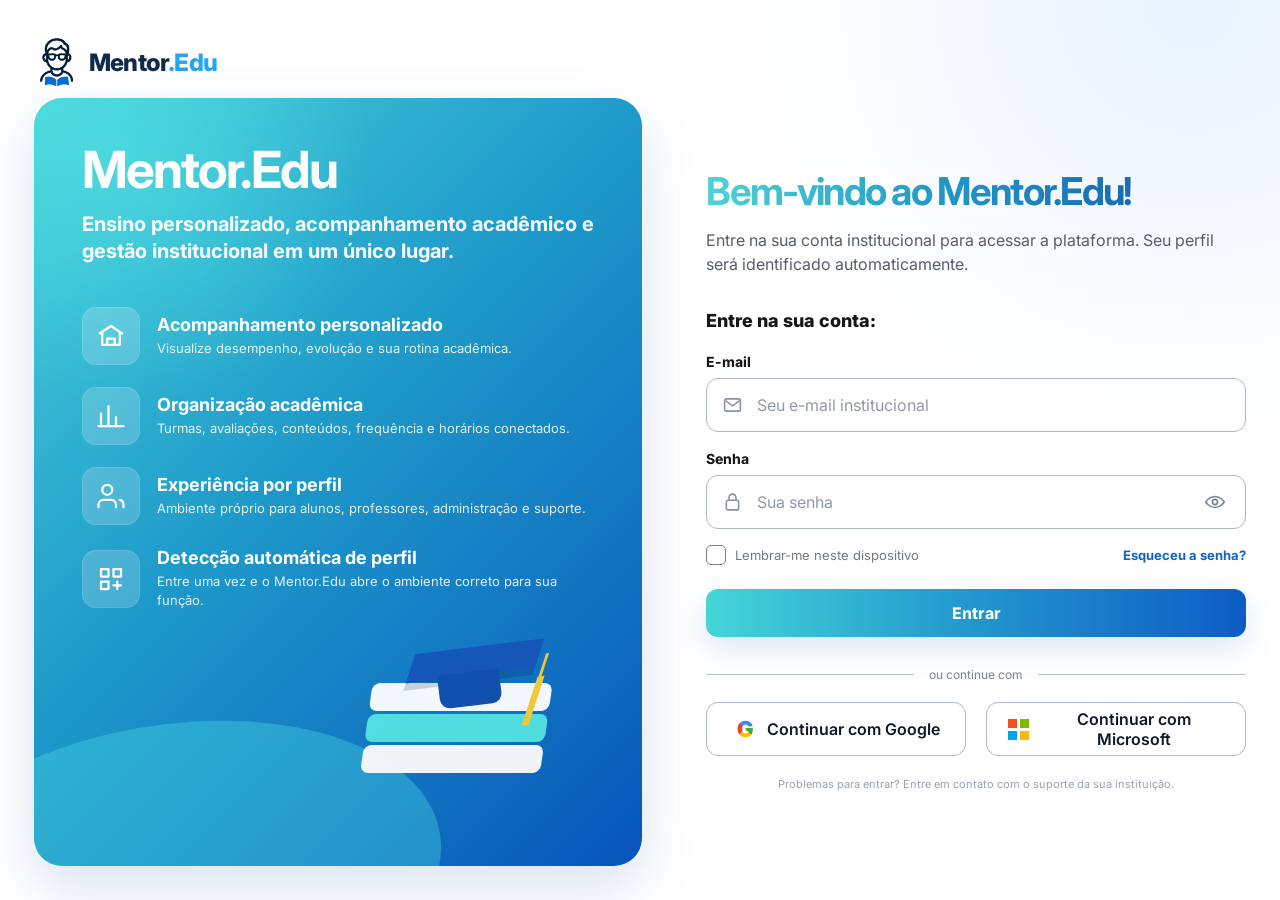
<file: frontend/index.html>
<!DOCTYPE html>
<html lang="pt-BR">
<head>
    <meta charset="UTF-8">
    <meta name="viewport" content="width=device-width, initial-scale=1.0">
    <meta name="description" content="Mentor.Edu — ambiente educacional personalizado.">
    <title>Mentor.Edu | Entrar</title>
    <link rel="preconnect" href="https://fonts.googleapis.com">
    <link rel="preconnect" href="https://fonts.gstatic.com" crossorigin>
    <link href="https://fonts.googleapis.com/css2?family=Inter:wght@400;500;600;700;800&display=swap" rel="stylesheet">
    <link rel="stylesheet" href="css/tokens.css">
    <link rel="stylesheet" href="css/base.css">  
    <link rel="stylesheet" href="css/components.css?v=19.3">
    <link rel="stylesheet" href="css/pages.css?v=19.3">
    <link rel="stylesheet" href="css/responsive.css">
</head>
<body data-page="login">
    <main class="login-page">
        <header class="login-top-brand">
            <div class="brand-lockup">
                <img src="assets/brand/logo-symbol.png" alt="" class="brand-symbol">
                <span class="brand-name">Mentor<span>.Edu</span></span>
            </div>
        </header>

        <div class="login-shell">
            <section class="login-brand-panel" aria-label="Apresentação do Mentor.Edu">
                <div class="login-brand-content">
                    <h1>Mentor.Edu</h1>
                    <p>Ensino personalizado, acompanhamento acadêmico e gestão institucional em um único lugar.</p>

                    <div class="login-benefits" aria-label="Recursos principais">
                        <div>
                            <span aria-hidden="true"><svg viewBox="0 0 24 24"><path d="m3 10 9-6 9 6"/><path d="M5 10v9h14v-9"/><path d="M9 19v-5h6v5"/></svg></span>
                            <p><strong>Acompanhamento personalizado</strong><small>Visualize desempenho, evolução e sua rotina acadêmica.</small></p>
                        </div>
                        <div>
                            <span aria-hidden="true"><svg viewBox="0 0 24 24"><path d="M4 20V10"/><path d="M10 20V4"/><path d="M16 20v-7"/><path d="M22 20H2"/></svg></span>
                            <p><strong>Organização acadêmica</strong><small>Turmas, avaliações, conteúdos, frequência e horários conectados.</small></p>
                        </div>
                        <div>
                            <span aria-hidden="true"><svg viewBox="0 0 24 24"><path d="M16 21v-2a4 4 0 0 0-4-4H6a4 4 0 0 0-4 4v2"/><circle cx="9" cy="7" r="4"/><path d="M22 21v-2a4 4 0 0 0-3-3.87"/></svg></span>
                            <p><strong>Experiência por perfil</strong><small>Ambiente próprio para alunos, professores, administração e suporte.</small></p>
                        </div>
                        <div>
                            <span aria-hidden="true"><svg viewBox="0 0 24 24"><path d="M4 4h6v6H4zM14 4h6v6h-6zM4 14h6v6H4z"/><path d="M17 14v6M14 17h6"/></svg></span>
                            <p><strong>Detecção automática de perfil</strong><small>Entre uma vez e o Mentor.Edu abre o ambiente correto para sua função.</small></p>
                        </div>
                    </div>

                    <div class="login-illustration" aria-hidden="true">
                        <span class="hero-books"></span>
                        <span class="hero-cap"></span>
                    </div>
                </div>
            </section>

            <section class="login-form-panel">
                <div class="login-card">
                    <header class="login-heading">
                        <h2>Bem-vindo ao Mentor.Edu!</h2>
                        <p>Entre na sua conta institucional para acessar a plataforma. Seu perfil será identificado automaticamente.</p>
                    </header>

                    <div class="login-subheading">Entre na sua conta:</div>

                    <form id="loginForm" novalidate>
                        <div class="field">
                            <label for="email">E-mail</label>
                            <div class="input-shell">
                                <span class="field-icon" aria-hidden="true"><svg viewBox="0 0 24 24"><rect x="3" y="5" width="18" height="14" rx="2" fill="none" stroke="currentColor" stroke-width="1.8"/><path d="m4 7 8 6 8-6" fill="none" stroke="currentColor" stroke-width="1.8"/></svg></span>
                                <input id="email" name="email" type="email" autocomplete="email" placeholder="Seu e-mail institucional" required>
                            </div>
                        </div>
                        <div class="field">
                            <label for="password">Senha</label>
                            <div class="password-field input-shell">
                                <span class="field-icon" aria-hidden="true"><svg viewBox="0 0 24 24"><rect x="5" y="10" width="14" height="11" rx="2" fill="none" stroke="currentColor" stroke-width="1.8"/><path d="M8 10V7a4 4 0 0 1 8 0v3" fill="none" stroke="currentColor" stroke-width="1.8"/></svg></span>
                                <input id="password" name="password" type="password" autocomplete="current-password" placeholder="Sua senha" required>
                                <button type="button" id="togglePassword" class="text-button" aria-label="Mostrar senha">
                                    <svg viewBox="0 0 24 24"><path d="M2 12s3.5-6 10-6 10 6 10 6-3.5 6-10 6S2 12 2 12z"/><circle cx="12" cy="12" r="2.8"/></svg>
                                </button>
                            </div>
                        </div>

                        <div class="login-options">
                            <label class="checkbox-row"><input id="rememberMe" type="checkbox"><span>Lembrar-me neste dispositivo</span></label>
                            <button id="forgotPassword" type="button" class="text-button">Esqueceu a senha?</button>
                        </div>

                        <div id="loginMessage" class="form-message" role="status" aria-live="polite"></div>
                        <button id="loginButton" type="submit" class="button button--primary button--block">Entrar</button>
                    </form>

                    <section id="socialLoginArea" class="social-login">
                        <div class="divider"><span>ou continue com</span></div>
                        <div class="social-login-grid">
                            <button type="button" class="button button--outline" data-provider="google">
                                <span class="provider-mark provider-mark--google">G</span>
                                <span>Continuar com Google</span>
                            </button>
                            <button type="button" class="button button--outline" data-provider="microsoft">
                                <span class="provider-mark provider-mark--microsoft" aria-hidden="true"><i></i><i></i><i></i><i></i></span>
                                <span>Continuar com Microsoft</span>
                            </button>
                        </div>
                    </section>

                    <p class="login-help">Problemas para entrar? Entre em contato com o suporte da sua instituição.</p>
                </div>
            </section>
        </div>
    </main>
    <script type="module" src="js/main.js?v=19.3"></script>
</body>
</html>
</file>
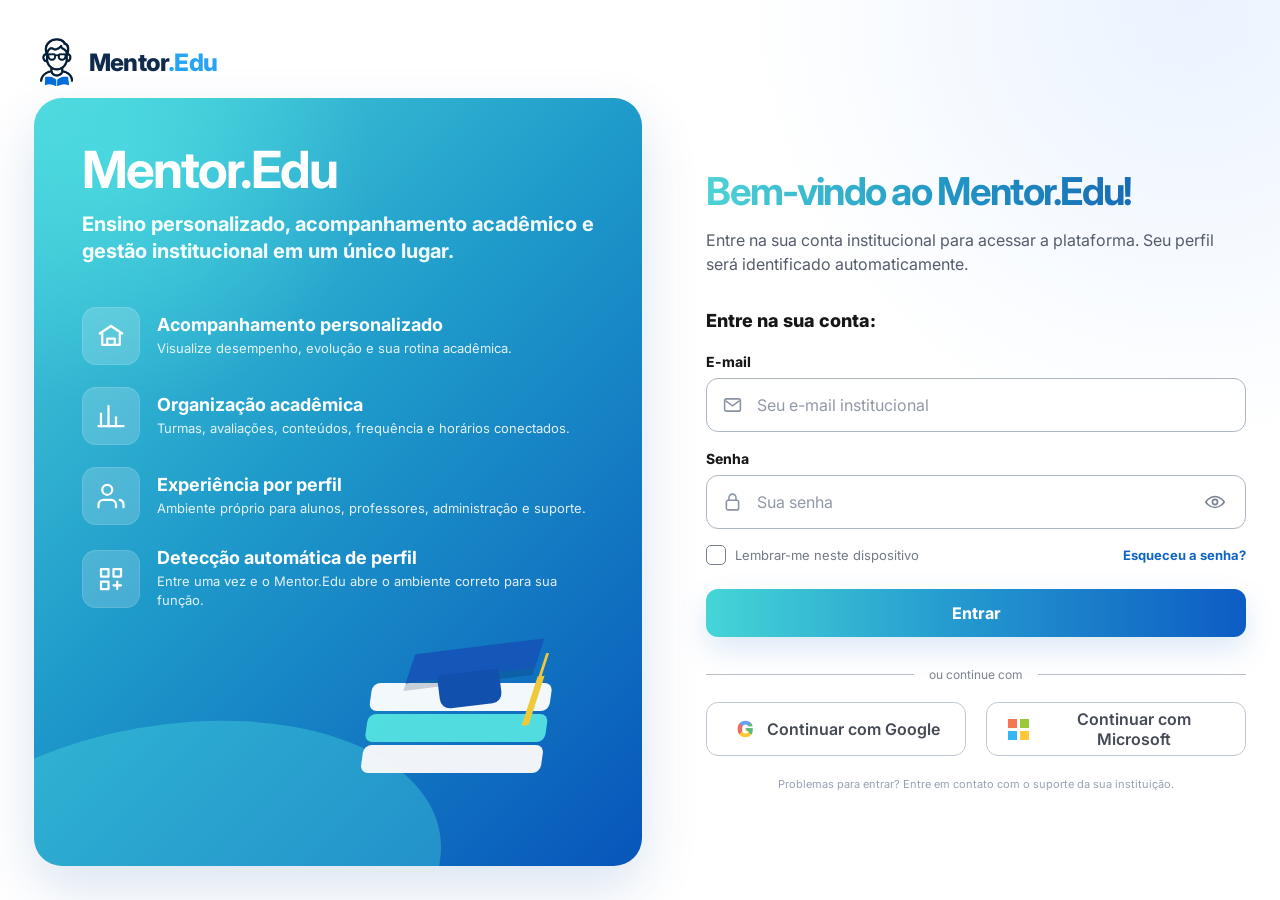
<file: frontend_broken_ia_backup/index.html>
<!DOCTYPE html>
<html lang="pt-BR">
<head>
    <meta charset="UTF-8">
    <meta name="viewport" content="width=device-width, initial-scale=1.0">
    <meta name="description" content="Mentor.Edu — ambiente educacional personalizado.">
    <title>Mentor.Edu | Entrar</title>
    <link rel="preconnect" href="https://fonts.googleapis.com">
    <link rel="preconnect" href="https://fonts.gstatic.com" crossorigin>
    <link href="https://fonts.googleapis.com/css2?family=Inter:wght@400;500;600;700;800&display=swap" rel="stylesheet">
    <link rel="stylesheet" href="css/tokens.css">
    <link rel="stylesheet" href="css/base.css">
    <link rel="stylesheet" href="css/components.css?v=19.3">
    <link rel="stylesheet" href="css/pages.css?v=19.3">
    <link rel="stylesheet" href="css/responsive.css">
</head>
<body data-page="login">
    <main class="login-page">
        <header class="login-top-brand">
            <div class="brand-lockup">
                <img src="assets/brand/logo-symbol.png" alt="" class="brand-symbol">
                <span class="brand-name">Mentor<span>.Edu</span></span>
            </div>
        </header>

        <div class="login-shell">
            <section class="login-brand-panel" aria-label="Apresentação do Mentor.Edu">
                <div class="login-brand-content">
                    <h1>Mentor.Edu</h1>
                    <p>Ensino personalizado, acompanhamento acadêmico e gestão institucional em um único lugar.</p>

                    <div class="login-benefits" aria-label="Recursos principais">
                        <div>
                            <span aria-hidden="true"><svg viewBox="0 0 24 24"><path d="m3 10 9-6 9 6"/><path d="M5 10v9h14v-9"/><path d="M9 19v-5h6v5"/></svg></span>
                            <p><strong>Acompanhamento personalizado</strong><small>Visualize desempenho, evolução e sua rotina acadêmica.</small></p>
                        </div>
                        <div>
                            <span aria-hidden="true"><svg viewBox="0 0 24 24"><path d="M4 20V10"/><path d="M10 20V4"/><path d="M16 20v-7"/><path d="M22 20H2"/></svg></span>
                            <p><strong>Organização acadêmica</strong><small>Turmas, avaliações, conteúdos, frequência e horários conectados.</small></p>
                        </div>
                        <div>
                            <span aria-hidden="true"><svg viewBox="0 0 24 24"><path d="M16 21v-2a4 4 0 0 0-4-4H6a4 4 0 0 0-4 4v2"/><circle cx="9" cy="7" r="4"/><path d="M22 21v-2a4 4 0 0 0-3-3.87"/></svg></span>
                            <p><strong>Experiência por perfil</strong><small>Ambiente próprio para alunos, professores, administração e suporte.</small></p>
                        </div>
                        <div>
                            <span aria-hidden="true"><svg viewBox="0 0 24 24"><path d="M4 4h6v6H4zM14 4h6v6h-6zM4 14h6v6H4z"/><path d="M17 14v6M14 17h6"/></svg></span>
                            <p><strong>Detecção automática de perfil</strong><small>Entre uma vez e o Mentor.Edu abre o ambiente correto para sua função.</small></p>
                        </div>
                    </div>

                    <div class="login-illustration" aria-hidden="true">
                        <span class="hero-books"></span>
                        <span class="hero-cap"></span>
                    </div>
                </div>
            </section>

            <section class="login-form-panel">
                <div class="login-card">
                    <header class="login-heading">
                        <h2>Bem-vindo ao Mentor.Edu!</h2>
                        <p>Entre na sua conta institucional para acessar a plataforma. Seu perfil será identificado automaticamente.</p>
                    </header>

                    <div class="login-subheading">Entre na sua conta:</div>

                    <form id="loginForm" novalidate>
                        <div class="field">
                            <label for="email">E-mail</label>
                            <div class="input-shell">
                                <span class="field-icon" aria-hidden="true"><svg viewBox="0 0 24 24"><rect x="3" y="5" width="18" height="14" rx="2" fill="none" stroke="currentColor" stroke-width="1.8"/><path d="m4 7 8 6 8-6" fill="none" stroke="currentColor" stroke-width="1.8"/></svg></span>
                                <input id="email" name="email" type="email" autocomplete="email" placeholder="Seu e-mail institucional" required>
                            </div>
                        </div>
                        <div class="field">
                            <label for="password">Senha</label>
                            <div class="password-field input-shell">
                                <span class="field-icon" aria-hidden="true"><svg viewBox="0 0 24 24"><rect x="5" y="10" width="14" height="11" rx="2" fill="none" stroke="currentColor" stroke-width="1.8"/><path d="M8 10V7a4 4 0 0 1 8 0v3" fill="none" stroke="currentColor" stroke-width="1.8"/></svg></span>
                                <input id="password" name="password" type="password" autocomplete="current-password" placeholder="Sua senha" required>
                                <button type="button" id="togglePassword" class="text-button" aria-label="Mostrar senha">
                                    <svg viewBox="0 0 24 24"><path d="M2 12s3.5-6 10-6 10 6 10 6-3.5 6-10 6S2 12 2 12z"/><circle cx="12" cy="12" r="2.8"/></svg>
                                </button>
                            </div>
                        </div>

                        <div class="login-options">
                            <label class="checkbox-row"><input id="rememberMe" type="checkbox"><span>Lembrar-me neste dispositivo</span></label>
                            <button id="forgotPassword" type="button" class="text-button">Esqueceu a senha?</button>
                        </div>

                        <div id="loginMessage" class="form-message" role="status" aria-live="polite"></div>
                        <button id="loginButton" type="submit" class="button button--primary button--block">Entrar</button>
                    </form>

                    <section id="socialLoginArea" class="social-login">
                        <div class="divider"><span>ou continue com</span></div>
                        <div class="social-login-grid">
                            <button type="button" class="button button--outline" data-provider="google">
                                <span class="provider-mark provider-mark--google">G</span>
                                <span>Continuar com Google</span>
                            </button>
                            <button type="button" class="button button--outline" data-provider="microsoft">
                                <span class="provider-mark provider-mark--microsoft" aria-hidden="true"><i></i><i></i><i></i><i></i></span>
                                <span>Continuar com Microsoft</span>
                            </button>
                        </div>
                    </section>

                    <p class="login-help">Problemas para entrar? Entre em contato com o suporte da sua instituição.</p>
                </div>
            </section>
        </div>
    </main>
    <script type="module" src="js/main.js?v=19.3"></script>
    <script type="module" src="js/login.js?v=2.2"></script>
</body>
</html>
</file>
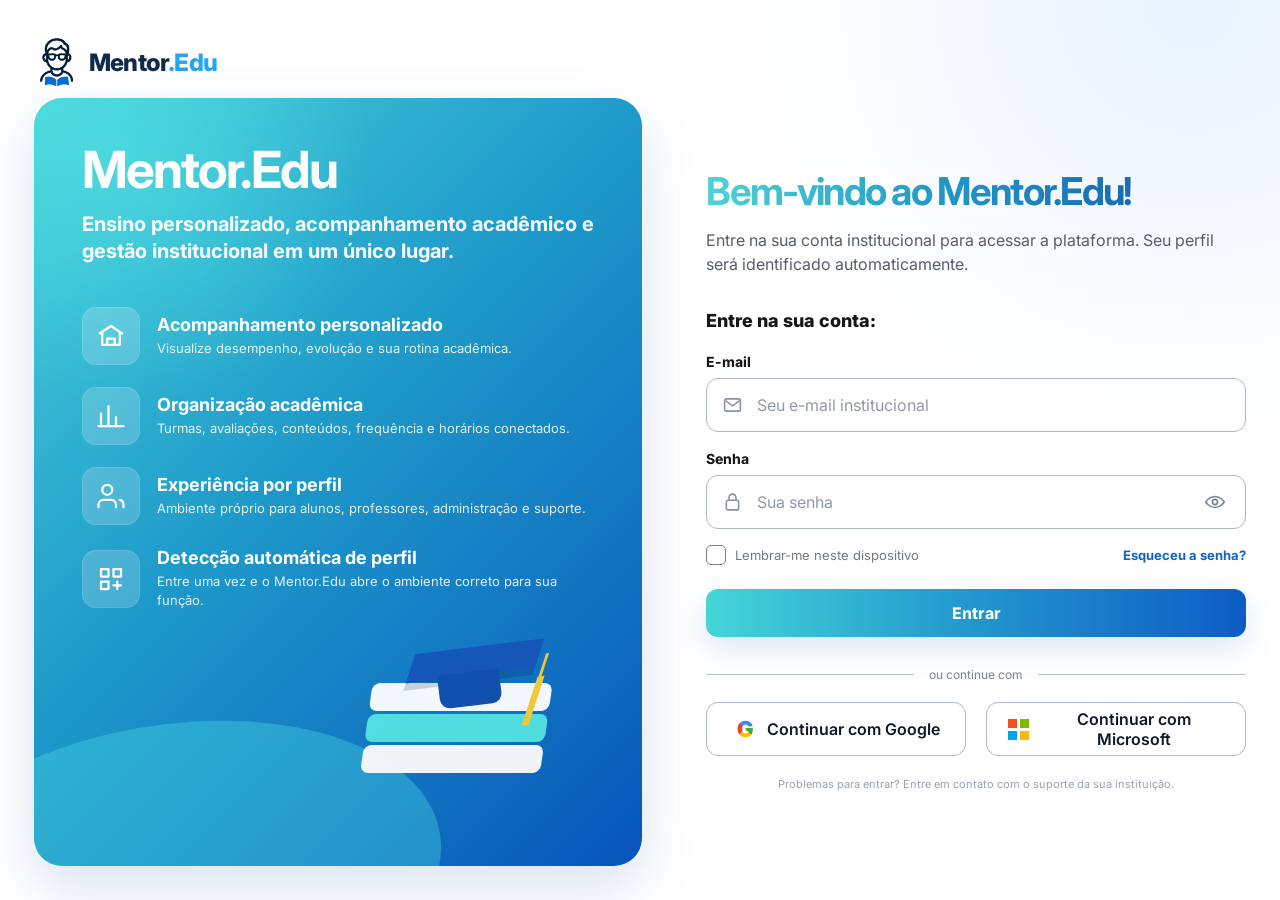
<file: frontend/dashboard.html>
<!DOCTYPE html>
<html lang="pt-BR">
<head>
    <meta charset="UTF-8">
    <meta name="viewport" content="width=device-width, initial-scale=1.0">
    <meta name="description" content="Painel Mentor.Edu">
    <title>Mentor.Edu | Painel</title>
    <link rel="preconnect" href="https://fonts.googleapis.com">
    <link rel="preconnect" href="https://fonts.gstatic.com" crossorigin>
    <link href="https://fonts.googleapis.com/css2?family=Inter:wght@400;500;600;700;800&display=swap" rel="stylesheet">
    <link rel="stylesheet" href="css/tokens.css">
    <link rel="stylesheet" href="css/base.css">
    <link rel="stylesheet" href="css/layout.css">
    <link rel="stylesheet" href="css/components.css?v=19.3">
    <link rel="stylesheet" href="css/pages.css?v=19.3">
    <link rel="stylesheet" href="css/admin-profile-only.css?v=20.2">
    <link rel="stylesheet" href="css/admin-correction.css?v=21.0">
    <link rel="stylesheet" href="css/assessment-models.css?v=23.0">
    <link rel="stylesheet" href="css/assessment-delete.css?v=22.2">
    <link rel="stylesheet" href="css/subject-actions.css?v=24.0">
    <link rel="stylesheet" href="css/subject-filters-restore.css?v=24.1">
    <link rel="stylesheet" href="css/responsive.css">
    <link rel="stylesheet" href="css/mentor-ai-page.css">
</head>
<body class="app-body" data-page="dashboard" data-role="loading">
    <div id="appRoot" class="app-shell">
        <aside id="sidebar" class="sidebar" aria-label="Navegação principal"></aside>
        <div id="sidebarBackdrop" class="sidebar-backdrop" hidden></div>
        <div class="app-main">
            <header id="topbar" class="topbar"></header>
            <main id="pageContent" class="page-content" tabindex="-1">
                <div class="page-loading" aria-live="polite">
                    <span class="spinner" aria-hidden="true"></span>
                    <p>Carregando seu painel...</p>
                </div>
            </main>
        </div>
    </div>
    <div id="toastRegion" class="toast-region" aria-live="polite" aria-atomic="true"></div>
    <script type="module" src="js/main.js?v=24.1"></script>
</body>
</html>
</file>
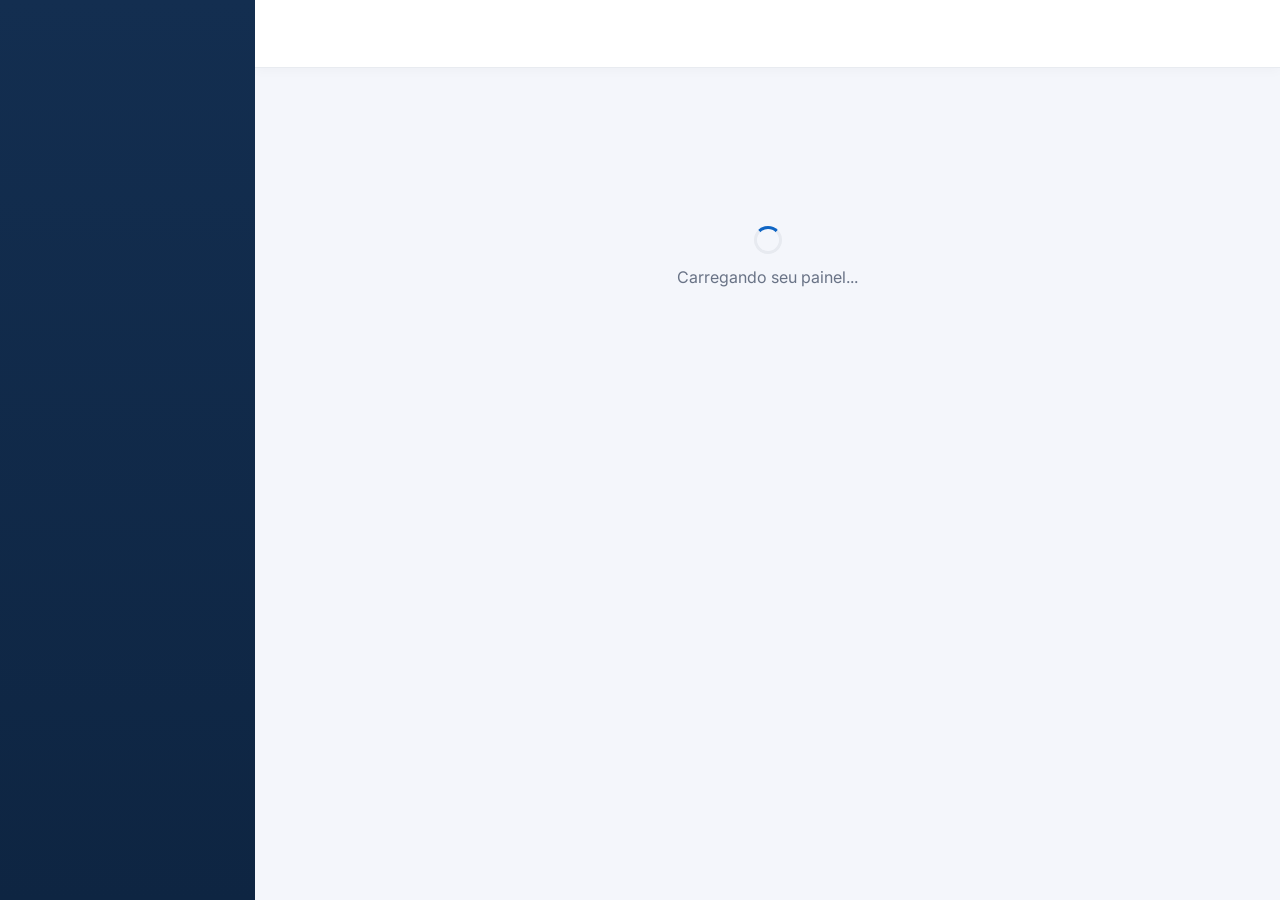
<file: frontend_broken_ia_backup/dashboard.html>
<!DOCTYPE html>
<html lang="pt-BR">
<head>
    <meta charset="UTF-8">
    <meta name="viewport" content="width=device-width, initial-scale=1.0">
    <meta name="description" content="Painel Mentor.Edu">
    <title>Mentor.Edu | Painel</title>
    <link rel="preconnect" href="https://fonts.googleapis.com">
    <link rel="preconnect" href="https://fonts.gstatic.com" crossorigin>
    <link href="https://fonts.googleapis.com/css2?family=Inter:wght@400;500;600;700;800&display=swap" rel="stylesheet">
    <link rel="stylesheet" href="css/tokens.css">
    <link rel="stylesheet" href="css/base.css">
    <link rel="stylesheet" href="css/layout.css">
    <link rel="stylesheet" href="css/components.css?v=19.3">
    <link rel="stylesheet" href="css/pages.css?v=19.3">
    <link rel="stylesheet" href="css/admin-profile-only.css?v=20.2">
    <link rel="stylesheet" href="css/admin-correction.css?v=21.0">
    <link rel="stylesheet" href="css/assessment-models.css?v=23.0">
    <link rel="stylesheet" href="css/assessment-delete.css?v=22.2">
    <link rel="stylesheet" href="css/subject-actions.css?v=24.0">
    <link rel="stylesheet" href="css/subject-filters-restore.css?v=24.1">
    <link rel="stylesheet" href="css/responsive.css">

<link rel="stylesheet" href="mentor-ai-student.css">
    <link rel="stylesheet" href="css/mentor-ai-page.css">
</head>
<body class="app-body" data-page="dashboard" data-role="loading">
    <div id="appRoot" class="app-shell">
        <aside id="sidebar" class="sidebar" aria-label="Navegação principal"></aside>
        <div id="sidebarBackdrop" class="sidebar-backdrop" hidden></div>
        <div class="app-main">
            <header id="topbar" class="topbar"></header>
            <main id="pageContent" class="page-content" tabindex="-1">
                <div class="page-loading" aria-live="polite">
                    <span class="spinner" aria-hidden="true"></span>
                    <p>Carregando seu painel...</p>
                </div>
            </main>
        </div>
    </div>
    <div id="toastRegion" class="toast-region" aria-live="polite" aria-atomic="true"></div>
    <script type="module" src="js/main.js?v=24.1"></script>

<script src="mentor-ai-student.js" defer></script>
</body>
</html>
</file>
<file: frontend/css/tokens.css>
:root {
    --font-sans: "Inter", system-ui, -apple-system, BlinkMacSystemFont, "Segoe UI", sans-serif;
    --text: #111827;
    --text-muted: #697386;
    --text-soft: #98a2b3;
    --surface: #ffffff;
    --surface-soft: #f8fafc;
    --border: #e7eaf0;
    --danger: #dc2626;
    --danger-soft: #fef2f2;
    --success: #15803d;
    --success-soft: #ecfdf3;
    --warning: #b45309;
    --warning-soft: #fff7ed;
    --info: #1d4ed8;
    --info-soft: #eff6ff;

    --admin-primary: #0d2f5f;
    --admin-primary-strong: #071f42;
    --admin-primary-soft: #e9f3ff;
    --admin-accent: #1597e7;

    --student-bg: #fbf7f1;
    --student-surface: #fffdfb;
    --student-primary: #6c2bd9;
    --student-primary-strong: #4d159f;
    --student-primary-soft: #f1e8ff;
    --student-accent: #9b5cff;

    --teacher-primary: #08763f;
    --teacher-primary-strong: #04552d;
    --teacher-primary-soft: #e6f7ec;
    --teacher-accent: #19c865;

    --support-primary: #1f2937;
    --support-primary-strong: #111827;
    --support-accent: #0891b2;
    --support-soft: #ecfeff;

    --brand-primary: #0f65c4;
    --brand-primary-strong: #084ea8;
    --brand-secondary: #45d5d7;
    --brand-primary-soft: #eef7ff;

    --radius-sm: 12px;
    --radius-md: 18px;
    --radius-lg: 22px;
    --shadow-sm: 0 6px 20px rgba(15, 23, 42, 0.06);
    --shadow-md: 0 18px 45px rgba(15, 23, 42, 0.10);
    --transition: 180ms ease;
    --sidebar-width: 255px;
    --topbar-height: 68px;
}

body[data-role="aluno"] {
    --role-primary: var(--student-primary);
    --role-primary-strong: var(--student-primary-strong);
    --role-primary-soft: var(--student-primary-soft);
    --role-page-bg: var(--student-bg);
    --role-sidebar-bg: #5a1bb5;
    --role-sidebar-bg-strong: #35106f;
    --role-sidebar-text: #ffffff;
    --hero-start: #6b24d8;
    --hero-end: #9b56f4;
}

body[data-role="professor"] {
    --role-primary: var(--teacher-primary);
    --role-primary-strong: var(--teacher-primary-strong);
    --role-primary-soft: var(--teacher-primary-soft);
    --role-page-bg: #f5f8f6;
    --role-sidebar-bg: #075d35;
    --role-sidebar-bg-strong: #034426;
    --role-sidebar-text: #ffffff;
    --hero-start: #045c33;
    --hero-end: #1fcf68;
}

body[data-role="administracao"] {
    --role-primary: var(--admin-primary);
    --role-primary-strong: var(--admin-primary-strong);
    --role-primary-soft: var(--admin-primary-soft);
    --role-page-bg: #f5f8fc;
    --role-sidebar-bg: #0d2f5f;
    --role-sidebar-bg-strong: #061b39;
    --role-sidebar-text: #ffffff;
    --hero-start: #0d4f9f;
    --hero-end: #31cbe8;
}

body[data-role="suporte"] {
    --role-primary: var(--support-accent);
    --role-primary-strong: #0e7490;
    --role-primary-soft: var(--support-soft);
    --role-page-bg: #f4f6f8;
    --role-sidebar-bg: var(--support-primary);
    --role-sidebar-bg-strong: var(--support-primary-strong);
    --role-sidebar-text: #ffffff;
    --hero-start: #1f2937;
    --hero-end: #0e91b2;
}
</file>
<file: frontend/css/base.css>
* { box-sizing: border-box; margin: 0; padding: 0; }
html { min-height: 100%; scroll-behavior: smooth; }
body { min-height: 100vh; font-family: var(--font-sans); color: var(--text); background: #f8fafc; -webkit-font-smoothing: antialiased; }
button, input, select, textarea { font: inherit; }
button { color: inherit; }
a { color: inherit; text-decoration: none; }
img { display: block; max-width: 100%; }
button, a { -webkit-tap-highlight-color: transparent; }
button { border: 0; }
:focus-visible { outline: 3px solid color-mix(in srgb, var(--role-primary, var(--brand-primary)) 28%, transparent); outline-offset: 2px; }
[hidden] { display: none !important; }
.sr-only { position: absolute; width: 1px; height: 1px; padding: 0; margin: -1px; overflow: hidden; clip: rect(0,0,0,0); white-space: nowrap; border: 0; }
</file>
<file: frontend/css/components.css>
.brand-lockup { display: flex; align-items: center; gap: 10px; }
.brand-symbol { width: 44px; height: 48px; object-fit: contain; }
.brand-logo { width: 44px; height: 44px; object-fit: cover; border-radius: 12px; }
.brand-name { font-size: 22px; font-weight: 800; letter-spacing: -.8px; }
.brand-name span { color: #27a4f4; }
.brand-lockup--light .brand-name { color: #fff; }
.brand-lockup--light .brand-name span { color: #43d6df; }

.button { min-height: 48px; border: 0; border-radius: 12px; display: inline-flex; align-items: center; justify-content: center; gap: 9px; padding: 0 18px; cursor: pointer; font-weight: 750; transition: transform var(--transition), background var(--transition), border-color var(--transition), box-shadow var(--transition); }
.button:hover:not(:disabled) { transform: translateY(-1px); }
.button:disabled { cursor: not-allowed; opacity: .62; transform: none; }
.button--primary { color: #fff; background: linear-gradient(90deg, var(--brand-secondary), #259bcf 45%, #0d5cc4 100%); box-shadow: 0 12px 30px rgba(15,101,196,.15); }
.button--primary:hover { box-shadow: 0 14px 34px rgba(15,101,196,.22); }
.button--outline { background: #fff; border: 1px solid #aeb8c8; }
.button--block { width: 100%; }
.text-button { border: 0; background: transparent; cursor: pointer; font-size: 13px; font-weight: 700; color: var(--brand-primary); }

.field { display: grid; gap: 8px; margin-bottom: 18px; }
.field label { font-size: 14px; font-weight: 750; color: #171717; }
.input-shell { position: relative; }
.input-shell .field-icon { position: absolute; left: 16px; top: 50%; transform: translateY(-50%); width: 21px; height: 21px; color: #8a93a3; pointer-events: none; }
.field input { width: 100%; height: 54px; padding: 0 48px 0 50px; border: 1px solid #aeb6c3; border-radius: 12px; color: var(--text); background: rgba(255,255,255,.86); outline: none; transition: border-color var(--transition), box-shadow var(--transition), background var(--transition); }
.field input::placeholder { color: #9299a6; }
.field input:focus { border-color: #3198cf; box-shadow: 0 0 0 4px rgba(49,152,207,.10); background: #fff; }
.password-field { position: relative; }
.password-field input { padding-right: 54px; }
.password-field .text-button { position: absolute; right: 14px; top: 50%; transform: translateY(-50%); width: 34px; height: 34px; display: grid; place-items: center; color: #7a8391; }
.password-field .text-button svg { width: 22px; height: 22px; fill: none; stroke: currentColor; stroke-width: 1.8; }
.form-message { display: none; margin: -3px 0 15px; padding: 11px 12px; border-radius: 9px; font-size: 13px; line-height: 1.4; }
.form-message.is-visible { display: block; }
.form-message.is-error { color: var(--danger); background: var(--danger-soft); }
.form-message.is-success { color: var(--success); background: var(--success-soft); }

.login-options { margin: -2px 0 24px; display: flex; align-items: center; justify-content: space-between; gap: 16px; font-size: 13px; color: #737b88; }
.checkbox-row { display: inline-flex; align-items: center; gap: 9px; cursor: pointer; }
.checkbox-row input { appearance: none; width: 20px; height: 20px; border: 1.5px solid #77808d; border-radius: 5px; display: grid; place-items: center; background: #fff; }
.checkbox-row input:checked { background: var(--brand-primary); border-color: var(--brand-primary); }
.checkbox-row input:checked::after { content: "✓"; color: #fff; font-size: 13px; line-height: 1; font-weight: 800; }

.provider-mark { width: 26px; height: 26px; display: inline-grid; place-items: center; flex: 0 0 auto; font-weight: 900; }
.provider-mark--google { font-size: 22px; background: conic-gradient(from -45deg, #4285f4 0 25%, #34a853 0 50%, #fbbc05 0 75%, #ea4335 0); -webkit-background-clip: text; background-clip: text; color: transparent; }
.provider-mark--microsoft { grid-template-columns: 1fr 1fr; gap: 2px; padding: 2px; }
.provider-mark--microsoft i { width: 9px; height: 9px; display: block; }
.provider-mark--microsoft i:nth-child(1){background:#f25022}.provider-mark--microsoft i:nth-child(2){background:#7fba00}.provider-mark--microsoft i:nth-child(3){background:#00a4ef}.provider-mark--microsoft i:nth-child(4){background:#ffb900}

.icon { width: 20px; height: 20px; display: inline-flex; align-items: center; justify-content: center; flex: 0 0 auto; }
.icon svg { width: 100%; height: 100%; fill: none; stroke: currentColor; stroke-width: 1.9; stroke-linecap: round; stroke-linejoin: round; }

.sidebar-head { min-height: 112px; padding: 20px 18px 14px; display: grid; place-items: center; }
.sidebar-head .brand-lockup { flex-direction: column; gap: 3px; text-align: center; }
.sidebar-head .brand-symbol { width: 52px; height: 55px; filter: brightness(0) invert(1); }
.sidebar-head .brand-name { font-size: 19px; }
.sidebar-user { display: none; }
.sidebar-nav { display: grid; gap: 4px; padding: 2px 10px 22px; }
.sidebar-nav section { display: grid; gap: 3px; }
.nav-group { display: grid; gap: 3px; }
.nav-group-label { display: none; }
.nav-item, .nav-group-toggle { width: 100%; min-height: 42px; border: 0; border-radius: 10px; display: flex; align-items: center; gap: 11px; padding: 0 12px; color: rgba(255,255,255,.90); background: transparent; cursor: pointer; text-align: left; font-size: 13px; font-weight: 650; transition: background var(--transition), color var(--transition), transform var(--transition); }
.nav-item:hover, .nav-group-toggle:hover { color: #fff; background: rgba(255,255,255,.09); }
.nav-item.is-active { color: #fff; background: color-mix(in srgb, var(--role-primary, #2f80ed) 64%, #4d8df8 36%); box-shadow: inset 0 0 0 1px rgba(255,255,255,.1), 0 8px 20px rgba(0,0,0,.10); }
body[data-role="aluno"] .nav-item.is-active { background: linear-gradient(90deg, #8b47f4, #a85bf5); }
body[data-role="professor"] .nav-item.is-active { background: linear-gradient(90deg, #08a94f, #13c65d); }
body[data-role="administracao"] .nav-item.is-active { background: linear-gradient(90deg, #1b73df, #347ffc); }
.nav-group-toggle .chevron { margin-left: auto; transition: transform var(--transition); opacity: .75; }
.nav-group.is-open .nav-group-toggle .chevron { transform: rotate(180deg); }
.nav-children { display: none; gap: 2px; padding: 0 0 6px 38px; }
.nav-group.is-open .nav-children { display: grid; }
.nav-children .nav-item { min-height: 32px; font-size: 12px; padding: 0 9px; color: rgba(255,255,255,.82); }
.nav-badge { margin-left: auto; min-width: 20px; height: 20px; padding: 0 6px; display: inline-grid; place-items: center; border-radius: 999px; background: #ef4444; color: #fff; font-size: 10px; font-weight: 800; }
.sidebar-footer { margin-top: auto; padding: 12px 10px 16px; border-top: 1px solid rgba(255,255,255,.08); }
.sidebar-footer .nav-item { color: rgba(255,255,255,.78); }

.topbar-left { min-width: 0; display: flex; align-items: center; gap: 13px; }
.topbar-title small { display: block; margin-top: 2px; color: var(--text-muted); font-size: 10px; font-weight: 650; }
.topbar-title h1 { font-size: 20px; letter-spacing: -.45px; }
.topbar-center { width: min(390px, 34vw); }
.topbar-search { width: 100%; height: 38px; padding: 0 15px 0 40px; border: 0; border-radius: 12px; background: #f1f4f8; color: #344054; outline: none; }
.search-shell { position: relative; }
.search-shell .icon { position: absolute; left: 13px; top: 50%; transform: translateY(-50%); color: #98a2b3; width: 17px; height: 17px; }
.topbar-actions { display: flex; align-items: center; gap: 10px; }
.year-chip { min-width: 92px; height: 38px; padding: 0 12px; border: 1px solid color-mix(in srgb, var(--role-primary) 75%, #d0d5dd); border-radius: 11px; display: inline-flex; align-items: center; justify-content: center; gap: 8px; color: var(--role-primary); background: #fff; font-size: 12px; font-weight: 750; }
.icon-button, .mobile-menu-button { position: relative; width: 38px; height: 38px; border: 0; border-radius: 10px; display: grid; place-items: center; background: transparent; cursor: pointer; color: #445066; }
.icon-button:hover, .mobile-menu-button:hover { color: var(--role-primary); background: #f4f6f8; }
.notification-dot { position: absolute; top: 0; right: 0; min-width: 18px; height: 18px; padding: 0 4px; display: grid; place-items: center; border: 2px solid #fff; border-radius: 999px; background: #ef4444; color: #fff; font-size: 8px; font-weight: 800; }
.user-chip { display: flex; align-items: center; gap: 9px; padding-left: 4px; }
.user-chip .avatar { order: -1; width: 36px; height: 36px; display: grid; place-items: center; border-radius: 50%; background: var(--role-primary); color: #fff; font-weight: 800; font-size: 11px; }
.user-chip strong { display: block; max-width: 145px; overflow: hidden; text-overflow: ellipsis; white-space: nowrap; font-size: 12px; }
.user-chip small { display: block; margin-top: 1px; color: var(--text-muted); font-size: 10px; }

.page-loading, .empty-state { min-height: 320px; display: grid; place-items: center; align-content: center; gap: 13px; color: var(--text-muted); text-align: center; }
.spinner { width: 28px; height: 28px; border: 3px solid var(--border); border-top-color: var(--role-primary, var(--brand-primary)); border-radius: 50%; animation: spin .8s linear infinite; }
@keyframes spin { to { transform: rotate(360deg); } }

.welcome-strip { position: relative; min-height: 126px; margin-bottom: 30px; padding: 28px 34px; display: flex; align-items: center; justify-content: space-between; gap: 18px; overflow: hidden; border-radius: 18px; color: #fff; background: linear-gradient(105deg, var(--hero-start), var(--hero-end)); box-shadow: 0 16px 34px color-mix(in srgb, var(--role-primary) 14%, transparent); }
.welcome-strip::after { content: ""; position: absolute; width: 380px; height: 210px; right: -110px; top: -75px; border-radius: 50%; background: rgba(255,255,255,.09); transform: rotate(-18deg); }
.welcome-strip h2 { position: relative; z-index: 2; font-size: clamp(29px, 3vw, 42px); line-height: 1.05; letter-spacing: -1.3px; }
.welcome-strip p { position: relative; z-index: 2; max-width: 680px; margin-top: 7px; color: rgba(255,255,255,.88); font-size: 13px; line-height: 1.5; }
.hero-illustration { position: relative; z-index: 2; width: 200px; height: 92px; flex: 0 0 auto; }
.hero-books { position: absolute; right: 14px; bottom: 5px; width: 112px; height: 20px; border-radius: 8px; background: #f5f7fb; box-shadow: 0 -21px 0 #48d4da, 0 -42px 0 #f7d73f; transform: skewX(-8deg); }
.hero-cap { position: absolute; right: 8px; top: 7px; width: 88px; height: 20px; background: color-mix(in srgb, var(--role-primary) 75%, #10265f); transform: rotate(-7deg) skewX(-25deg); box-shadow: 0 7px 0 rgba(5,20,52,.18); }
.hero-cap::before { content: ""; position: absolute; left: 26px; top: 18px; width: 43px; height: 26px; border-radius: 0 0 10px 10px; background: color-mix(in srgb, var(--role-primary) 84%, #10265f); transform: skewX(25deg); }
.hero-cap::after { content: ""; position: absolute; right: -7px; top: 12px; width: 3px; height: 31px; background: #f3cc37; box-shadow: 1px 24px 0 2px #f3cc37; }

.section-heading { margin: 0 0 14px; }
.section-heading h3 { font-size: 17px; letter-spacing: -.25px; }
.section-heading p { margin-top: 4px; color: var(--text-muted); font-size: 12px; }
.shortcut-grid { display: grid; gap: 18px; }
body[data-role="administracao"] .shortcut-grid { grid-template-columns: repeat(4, minmax(0, 1fr)); }
body[data-role="aluno"] .shortcut-grid,
body[data-role="professor"] .shortcut-grid,
body[data-role="suporte"] .shortcut-grid { grid-template-columns: repeat(3, minmax(0, 1fr)); }
.shortcut-card { min-height: 132px; padding: 22px 24px; border: 1px solid #e5e9f0; border-radius: 18px; display: grid; grid-template-columns: auto 1fr auto; align-items: center; gap: 18px; background: rgba(255,255,255,.92); box-shadow: var(--shadow-sm); transition: transform var(--transition), box-shadow var(--transition), border-color var(--transition); }
.shortcut-card:hover { transform: translateY(-2px); box-shadow: var(--shadow-md); border-color: color-mix(in srgb, var(--role-primary) 20%, var(--border)); }
.shortcut-card .shortcut-icon { width: 58px; height: 58px; display: grid; place-items: center; border-radius: 16px; color: var(--role-primary); background: var(--role-primary-soft); }
.shortcut-card .shortcut-icon .icon { width: 30px; height: 30px; }
.shortcut-card strong { font-size: 17px; line-height: 1.18; letter-spacing: -.25px; }
.shortcut-card .shortcut-action { min-width: 76px; height: 34px; padding: 0 14px; border: 1.5px solid var(--role-primary); border-radius: 999px; background: #fff; color: var(--role-primary); cursor: pointer; font-size: 12px; font-weight: 800; transition: background var(--transition), color var(--transition); }
.shortcut-card .shortcut-action:hover { background: var(--role-primary); color: #fff; }
body[data-role="administracao"] .shortcut-card { min-height: 170px; grid-template-columns: 1fr; justify-items: center; text-align: center; gap: 10px; }
body[data-role="administracao"] .shortcut-card strong { margin-top: 1px; }

.stats-grid { display: none; }
.placeholder-panel { min-height: 420px; display: grid; place-items: center; border: 1px solid var(--border); border-radius: 18px; background: rgba(255,255,255,.82); box-shadow: var(--shadow-sm); }
.placeholder-panel > div { max-width: 440px; padding: 35px; text-align: center; }
.placeholder-panel h2 { margin-top: 14px; }
.placeholder-panel p { margin-top: 8px; color: var(--text-muted); line-height: 1.6; }
.placeholder-icon { width: 48px; height: 48px; display: inline-grid; place-items: center; color: var(--role-primary); }
.placeholder-icon svg { width: 100%; height: 100%; fill: none; stroke: currentColor; stroke-width: 1.7; }

/* DIA 19 — refinamento visual global */
.search-shell { z-index: 50; }
.search-results { position: absolute; top: calc(100% + 8px); left: 0; right: 0; padding: 7px; border: 1px solid var(--border); border-radius: 14px; background: #fff; box-shadow: 0 18px 45px rgba(15,23,42,.14); }
.search-results button { width: 100%; min-height: 40px; padding: 0 11px; border: 0; border-radius: 9px; display: flex; align-items: center; gap: 9px; color: var(--text); background: transparent; cursor: pointer; text-align: left; font-size: 12px; font-weight: 700; }
.search-results button:hover { color: var(--role-primary); background: var(--role-primary-soft); }
.search-results .icon { width: 16px; height: 16px; }

.filter-bar { margin-bottom: 18px; display: flex; gap: 12px; align-items: end; flex-wrap: wrap; }
.filter-bar label { min-width: min(420px,100%); display: grid; gap: 7px; color: var(--text-muted); font-size: 11px; font-weight: 800; }
.filter-bar select, .filter-bar input { min-height: 42px; padding: 0 12px; border: 1px solid var(--border); border-radius: 11px; background: #fff; color: var(--text); }
.content-catalog { display: grid; gap: 0; }
.catalog-row { min-height: 98px; padding: 17px 4px; display: flex; align-items: center; justify-content: space-between; gap: 20px; border-bottom: 1px solid #edf0f4; }
.catalog-row:last-child { border-bottom: 0; }
.catalog-row h3 { margin: 4px 0; font-size: 16px; }
.catalog-row p { color: var(--text-muted); font-size: 11px; }
.catalog-tags { max-width: 55%; display: flex; justify-content: flex-end; flex-wrap: wrap; gap: 6px; }

.settings-sections { display: grid; grid-template-columns: minmax(0,1.25fr) minmax(280px,.75fr); gap: 18px; }
.settings-panel { padding: 20px; border: 1px solid var(--border); border-radius: 16px; background: #fff; }
.settings-panel h3 { margin: 5px 0 7px; font-size: 18px; }
.settings-panel > div > p { color: var(--text-muted); font-size: 12px; line-height: 1.5; }
.setting-row { min-height: 70px; padding: 13px 0; border-bottom: 1px solid #edf0f4; display: flex; align-items: center; justify-content: space-between; gap: 18px; }
.setting-row:last-of-type { border-bottom: 0; }
.setting-row span { display: grid; gap: 4px; }
.setting-row strong { font-size: 12px; }
.setting-row small { color: var(--text-muted); font-size: 10px; }
.setting-row input[type="checkbox"] { width: 42px; height: 23px; accent-color: var(--role-primary); }
.settings-dl { margin-top: 16px; display: grid; gap: 0; }
.settings-dl div { padding: 12px 0; border-bottom: 1px solid #edf0f4; }
.settings-dl dt { color: var(--text-muted); font-size: 10px; font-weight: 800; text-transform: uppercase; letter-spacing: .05em; }
.settings-dl dd { margin-top: 5px; overflow-wrap: anywhere; font-size: 11px; font-weight: 700; }
.report-split { display: grid; grid-template-columns: repeat(2,minmax(0,1fr)); gap: 24px; }
.report-bars { display: grid; gap: 9px; }
.report-bars > div { min-height: 46px; padding: 0 13px; border: 1px solid #edf0f4; border-radius: 11px; display: flex; align-items: center; justify-content: space-between; background: #fafbfc; }
.report-bars span { color: var(--text-muted); font-size: 11px; font-weight: 700; }
.report-bars strong { font-size: 18px; color: var(--role-primary); }

.pref-dense-tables .data-table th, .pref-dense-tables .data-table td { padding-top: 9px; padding-bottom: 9px; }
.pref-reduced-motion *, .pref-reduced-motion *::before, .pref-reduced-motion *::after { animation-duration: .001ms !important; animation-iteration-count: 1 !important; transition-duration: .001ms !important; scroll-behavior: auto !important; }
@media (min-width:981px){ .pref-compact-sidebar { --sidebar-width: 220px; } }
@media (max-width:900px){ .settings-sections,.report-split{grid-template-columns:1fr}.catalog-row{align-items:flex-start;flex-direction:column}.catalog-tags{max-width:100%;justify-content:flex-start} }
</file>
<file: frontend/css/pages.css>
.login-page { min-height: 100vh; padding: 26px 34px 34px; background: radial-gradient(circle at 93% 0%, #eaf3ff 0, transparent 30%), #fff; }
.login-top-brand { min-height: 72px; display: flex; align-items: center; }
.login-top-brand .brand-symbol { width: 45px; height: 48px; }
.login-top-brand .brand-name { font-size: 24px; color: #102a4c; }
.login-shell { min-height: calc(100vh - 132px); display: grid; grid-template-columns: minmax(500px, 1.06fr) minmax(460px, .94fr); gap: clamp(34px, 5vw, 76px); align-items: stretch; }
.login-brand-panel { position: relative; min-height: 680px; overflow: hidden; border-radius: 28px; display: flex; align-items: stretch; padding: 46px 48px; color: #fff; background: radial-gradient(circle at 15% 8%, rgba(91,244,237,.38), transparent 28%), linear-gradient(135deg, #4bd3da 0%, #1e9aca 45%, #0755ba 100%); box-shadow: 0 22px 55px rgba(10,73,160,.15); }
.login-brand-panel::after { content: ""; position: absolute; width: 560px; height: 310px; left: -150px; bottom: -170px; border-radius: 50%; background: rgba(82,234,226,.32); transform: rotate(-10deg); }
.login-brand-content { position: relative; z-index: 2; width: 100%; display: flex; flex-direction: column; }
.login-brand-content h1 { font-size: clamp(40px, 4vw, 58px); line-height: 1; letter-spacing: -2px; }
.login-brand-content > p { max-width: 590px; margin-top: 16px; color: rgba(255,255,255,.95); font-size: 20px; line-height: 1.35; font-weight: 720; }
.login-benefits { margin-top: 42px; display: grid; gap: 22px; }
.login-benefits > div { display: flex; align-items: center; gap: 17px; }
.login-benefits > div > span { width: 58px; height: 58px; flex: 0 0 auto; display: grid; place-items: center; border-radius: 14px; background: rgba(255,255,255,.18); border: 1px solid rgba(255,255,255,.12); }
.login-benefits > div > span svg { width: 30px; height: 30px; fill: none; stroke: #fff; stroke-width: 1.8; stroke-linecap: round; stroke-linejoin: round; }
.login-benefits p { display: grid; gap: 4px; }
.login-benefits strong { font-size: 18px; }
.login-benefits small { max-width: 520px; color: rgba(255,255,255,.88); font-size: 13px; line-height: 1.45; }
.login-illustration { position: absolute; z-index: 2; right: 32px; bottom: 32px; width: 290px; height: 145px; opacity: .98; }
.login-illustration .hero-books { right: 20px; bottom: 15px; width: 180px; height: 28px; box-shadow: 0 -31px 0 #53e0e0, 0 -62px 0 #f8fbff; }
.login-illustration .hero-cap { right: 22px; top: 4px; width: 130px; height: 28px; background: #1656b9; }
.login-illustration .hero-cap::before { left: 38px; top: 24px; width: 62px; height: 34px; background: #1250ad; }
.login-illustration .hero-cap::after { right: -10px; top: 15px; height: 43px; }

.login-form-panel { min-height: 680px; display: grid; align-items: center; padding: 30px 0; }
.login-card { width: min(590px, 100%); margin: 0 auto; }
.login-heading { margin-bottom: 34px; }
.login-heading h2 { font-size: clamp(36px, 3vw, 50px); line-height: 1.08; letter-spacing: -1.7px; background: linear-gradient(90deg, #4ed3d5 0%, #2196c5 45%, #1252ac 100%); -webkit-background-clip: text; background-clip: text; color: transparent; }
.login-heading p { max-width: 590px; margin-top: 16px; color: #555d6b; font-size: 16px; line-height: 1.5; }
.login-subheading { margin-bottom: 22px; font-size: 18px; font-weight: 800; color: #171717; }
.login-help { margin-top: 20px; color: var(--text-soft); text-align: center; font-size: 11px; line-height: 1.5; }
.divider { margin: 30px 0 20px; display: flex; align-items: center; gap: 15px; color: #7a8391; font-size: 12px; }
.divider::before, .divider::after { content: ""; height: 1px; flex: 1; background: #b8c0cc; }
.social-login-grid { display: grid; grid-template-columns: 1fr 1fr; gap: 20px; }
.social-login-grid .button { height: 54px; font-weight: 600; }
.social-login-grid .button:disabled { opacity: .78; background: #fff; }

.page-head { margin-bottom: 20px; }
.page-head h2 { font-size: 26px; letter-spacing: -.7px; }
.page-head p { margin-top: 6px; color: var(--text-muted); font-size: 13px; }

/* =========================================================
   DIA 17 — PÁGINAS FUNCIONAIS DO ALUNO
   ========================================================= */
.content-head { margin: 0 0 20px; display: flex; align-items: flex-end; justify-content: space-between; gap: 18px; }
.content-head h2 { font-size: clamp(24px, 2.2vw, 34px); line-height: 1.08; letter-spacing: -.8px; }
.content-head p { max-width: 720px; margin-top: 7px; color: var(--text-muted); font-size: 13px; line-height: 1.55; }
.content-head-actions { display: flex; align-items: center; gap: 10px; }
.content-surface { margin-bottom: 22px; padding: 22px; border: 1px solid var(--border); border-radius: 20px; background: rgba(255,255,255,.91); box-shadow: var(--shadow-sm); }

.metric-grid { margin-bottom: 22px; display: grid; grid-template-columns: repeat(3, minmax(0,1fr)); gap: 14px; }
.metric-grid--wide { grid-template-columns: repeat(4, minmax(0,1fr)); }
.metric-card { min-height: 108px; padding: 18px; display: flex; align-items: center; gap: 14px; border: 1px solid var(--border); border-radius: 17px; background: rgba(255,255,255,.9); box-shadow: var(--shadow-sm); }
.metric-card-icon { width: 46px; height: 46px; flex: 0 0 auto; display: grid; place-items: center; border-radius: 14px; color: var(--role-primary); background: var(--role-primary-soft); }
.metric-card-icon .icon { width: 24px; height: 24px; }
.metric-card small { display: block; color: var(--text-muted); font-size: 11px; font-weight: 700; }
.metric-card strong { display: block; margin-top: 2px; font-size: 24px; letter-spacing: -.6px; }
.metric-card p { margin-top: 3px; color: var(--text-muted); font-size: 11px; }

.entity-grid { display: grid; grid-template-columns: repeat(3, minmax(0,1fr)); gap: 16px; }
.entity-card { min-height: 190px; padding: 20px; border: 1px solid var(--border); border-radius: 17px; display: flex; flex-direction: column; justify-content: space-between; gap: 18px; background: #fff; }
.entity-card-main h3 { margin: 5px 0 8px; font-size: 18px; letter-spacing: -.3px; }
.entity-card-main p { color: var(--text-muted); font-size: 12px; line-height: 1.55; }
.entity-card-main p + p { margin-top: 7px; }
.entity-card-kicker { color: var(--role-primary); font-size: 10px; font-weight: 800; text-transform: uppercase; letter-spacing: .07em; }
.entity-card-footer { display: flex; align-items: center; justify-content: space-between; gap: 10px; }
.soft-label { display: inline-flex; align-items: center; min-height: 27px; padding: 0 9px; border-radius: 999px; background: #f3f5f8; color: #697386; font-size: 10px; font-weight: 750; }

.mini-button { min-height: 34px; padding: 0 13px; border: 1px solid var(--border); border-radius: 10px; background: #fff; cursor: pointer; font-size: 11px; font-weight: 800; transition: transform var(--transition), border-color var(--transition), background var(--transition), color var(--transition); }
.mini-button:hover:not(:disabled) { transform: translateY(-1px); border-color: color-mix(in srgb, var(--role-primary) 35%, var(--border)); }
.mini-button:disabled { opacity: .55; cursor: not-allowed; }
.mini-button--primary { color: #fff; border-color: var(--role-primary); background: var(--role-primary); }
.mini-button--danger { color: var(--danger); border-color: #fecaca; background: #fffafa; }

.status-pill { display: inline-flex; align-items: center; min-height: 26px; padding: 0 9px; border-radius: 999px; font-size: 10px; font-weight: 800; white-space: nowrap; }
.status-pill--neutral { color: #526071; background: #eef1f5; }
.status-pill--success { color: #166534; background: #dcfce7; }
.status-pill--warning { color: #92400e; background: #fef3c7; }
.status-pill--danger { color: #991b1b; background: #fee2e2; }
.status-pill--info { color: #1e40af; background: #dbeafe; }

.data-table-wrap { width: 100%; overflow-x: auto; }
.data-table { width: 100%; border-collapse: collapse; min-width: 680px; }
.data-table th, .data-table td { padding: 14px 12px; border-bottom: 1px solid #edf0f4; text-align: left; vertical-align: middle; font-size: 12px; }
.data-table th { color: var(--text-muted); background: #fafbfc; font-size: 10px; text-transform: uppercase; letter-spacing: .05em; }
.data-table tbody tr:last-child td { border-bottom: 0; }
.data-table tbody tr:hover { background: #fcfcfd; }

.inline-empty { min-height: 250px; display: grid; place-items: center; align-content: center; gap: 9px; padding: 30px; text-align: center; color: var(--text-muted); }
.inline-empty strong { color: var(--text); font-size: 15px; }
.inline-empty p { max-width: 430px; font-size: 12px; line-height: 1.5; }
.inline-empty-icon { width: 42px; height: 42px; color: var(--role-primary); }
.inline-empty-icon svg { width: 100%; height: 100%; fill: none; stroke: currentColor; stroke-width: 1.6; }
.inline-alert { margin: 18px 0; padding: 15px 17px; border: 1px solid #e4e7ec; border-radius: 13px; background: #f8fafc; }
.inline-alert strong { font-size: 12px; }
.inline-alert p { margin-top: 4px; color: var(--text-muted); font-size: 11px; line-height: 1.5; }
.inline-alert--error { border-color: #fecaca; background: #fff7f7; color: #991b1b; }
.inline-alert--error p { color: #b42318; }

.compact-list { display: grid; gap: 0; }
.compact-row { min-height: 78px; padding: 15px 4px; display: flex; align-items: center; justify-content: space-between; gap: 18px; border-bottom: 1px solid #edf0f4; }
.compact-row:last-child { border-bottom: 0; }
.compact-row strong { display: block; font-size: 12px; }
.compact-row p { margin-top: 4px; color: var(--text-muted); font-size: 11px; line-height: 1.45; }
.compact-row small { display: block; margin-top: 5px; color: var(--text-soft); font-size: 9px; }
.compact-row--actions { align-items: flex-start; }
.row-actions { display: flex; align-items: center; justify-content: flex-end; flex-wrap: wrap; gap: 7px; }

.timeline-list { display: grid; }
.timeline-row { position: relative; display: grid; grid-template-columns: 20px 1fr; gap: 12px; padding: 5px 0 20px; }
.timeline-row:not(:last-child)::before { content: ""; position: absolute; left: 6px; top: 17px; bottom: -1px; width: 2px; background: #e5e7eb; }
.timeline-marker { position: relative; z-index: 2; width: 14px; height: 14px; margin-top: 3px; border: 4px solid var(--role-primary-soft); border-radius: 50%; background: var(--role-primary); }
.timeline-body { padding: 0 0 0 2px; }
.timeline-title { display: flex; align-items: flex-start; justify-content: space-between; gap: 12px; }
.timeline-title strong { font-size: 12px; }
.timeline-title small { display: block; margin-top: 3px; color: var(--text-muted); font-size: 9px; }
.timeline-body > p { margin-top: 7px; color: var(--text-muted); font-size: 11px; }
.timeline-body > .mini-button { margin-top: 10px; }

.schedule-board { display: grid; grid-template-columns: repeat(2, minmax(0,1fr)); gap: 16px; }
.schedule-day { padding: 18px; border: 1px solid var(--border); border-radius: 16px; background: #fff; }
.schedule-day h3 { margin-bottom: 12px; color: var(--role-primary); font-size: 14px; }
.schedule-class { padding: 10px 0; display: grid; grid-template-columns: 95px 1fr; gap: 12px; border-top: 1px solid #edf0f4; }
.schedule-class:first-child { border-top: 0; }
.schedule-class time { color: var(--text-muted); font-size: 10px; font-weight: 750; }
.schedule-class strong { display: block; font-size: 11px; }
.schedule-class p { margin-top: 3px; color: var(--text-muted); font-size: 9px; }

.book-card { min-height: 245px; }
.book-cover-placeholder { width: 58px; height: 72px; display: grid; place-items: center; border-radius: 9px 13px 13px 9px; color: #fff; background: linear-gradient(145deg, var(--role-primary), color-mix(in srgb, var(--role-primary) 55%, #111827)); box-shadow: 4px 4px 0 color-mix(in srgb, var(--role-primary) 16%, transparent); }
.book-cover-placeholder span { font-size: 25px; font-weight: 900; }

.filter-bar { margin: 0 0 16px; display: flex; justify-content: flex-end; }
.filter-bar label, .inline-form label, .profile-form label { display: grid; gap: 7px; color: #344054; font-size: 10px; font-weight: 800; }
.filter-bar select { min-width: 220px; height: 40px; padding: 0 12px; border: 1px solid var(--border); border-radius: 11px; background: #fff; color: var(--text); }

.assessment-list { display: grid; gap: 12px; }
.assessment-card { padding: 18px; display: flex; align-items: center; justify-content: space-between; gap: 20px; border: 1px solid var(--border); border-radius: 16px; background: #fff; }
.assessment-card-main { min-width: 0; flex: 1; }
.assessment-card-top { display: flex; align-items: center; justify-content: space-between; gap: 10px; }
.assessment-card h3 { margin: 6px 0 4px; font-size: 15px; }
.assessment-card p { color: var(--text-muted); font-size: 11px; line-height: 1.5; }
.assessment-meta { margin-top: 10px; display: flex; flex-wrap: wrap; gap: 7px; }
.assessment-meta span { padding: 5px 8px; border-radius: 8px; background: #f4f6f8; color: #697386; font-size: 9px; font-weight: 700; }
.assessment-detail-host { scroll-margin-top: 90px; }
.assessment-detail { margin-top: 4px; }
.assessment-detail-head { display: flex; align-items: flex-start; justify-content: space-between; gap: 18px; padding-bottom: 17px; border-bottom: 1px solid #edf0f4; }
.assessment-detail-head h2 { margin: 5px 0 6px; font-size: 24px; }
.assessment-detail-head p { max-width: 700px; color: var(--text-muted); font-size: 12px; line-height: 1.5; }
.detail-facts { margin: 18px 0; display: grid; grid-template-columns: repeat(4, minmax(0,1fr)); gap: 10px; }
.detail-facts > div { padding: 13px; border-radius: 12px; background: #f8fafc; }
.detail-facts small { display: block; color: var(--text-muted); font-size: 9px; }
.detail-facts strong { display: block; margin-top: 4px; font-size: 11px; }
.question-stack { display: grid; gap: 14px; }
.question-card { padding: 18px; display: grid; grid-template-columns: 34px 1fr; gap: 14px; border: 1px solid var(--border); border-radius: 15px; background: #fff; }
.question-number { width: 32px; height: 32px; display: grid; place-items: center; border-radius: 10px; color: #fff; background: var(--role-primary); font-size: 11px; font-weight: 900; }
.question-content h3 { margin: 7px 0 12px; font-size: 13px; line-height: 1.55; }
.question-tags { display: flex; gap: 6px; }
.question-tags span { padding: 4px 7px; border-radius: 7px; background: #f3f5f8; color: var(--text-muted); font-size: 8px; font-weight: 750; }
.answer-options { display: grid; gap: 7px; margin-bottom: 12px; }
.answer-options label { cursor: pointer; }
.answer-options input { position: absolute; opacity: 0; pointer-events: none; }
.answer-options span { min-height: 42px; padding: 9px 11px; display: flex; align-items: center; gap: 10px; border: 1px solid var(--border); border-radius: 10px; background: #fff; font-size: 11px; }
.answer-options b { width: 24px; height: 24px; display: grid; place-items: center; border-radius: 7px; background: #f0f2f5; color: var(--role-primary); }
.answer-options input:checked + span { border-color: var(--role-primary); background: var(--role-primary-soft); }
.answer-textarea { width: 100%; margin-bottom: 12px; padding: 12px; resize: vertical; border: 1px solid var(--border); border-radius: 11px; outline: none; }
.answer-textarea:focus { border-color: var(--role-primary); box-shadow: 0 0 0 3px color-mix(in srgb, var(--role-primary) 10%, transparent); }
.answered-box { margin: 10px 0; padding: 12px; border-radius: 11px; background: #f0fdf4; color: #166534; }
.answered-box strong { font-size: 10px; }
.answered-box p { margin-top: 4px; font-size: 11px; }
.subsection { margin-top: 24px; padding-top: 20px; border-top: 1px solid #edf0f4; }
.subsection > h3 { margin-bottom: 10px; font-size: 14px; }

.inline-form { margin-bottom: 20px; padding: 20px; border: 1px solid color-mix(in srgb, var(--role-primary) 16%, var(--border)); border-radius: 18px; background: rgba(255,255,255,.93); box-shadow: var(--shadow-sm); }
.form-grid { display: grid; grid-template-columns: repeat(2, minmax(0,1fr)); gap: 14px; }
.form-span-2 { grid-column: span 2; }
.inline-form input, .inline-form select, .inline-form textarea, .profile-form input, .profile-form select, .profile-form textarea { width: 100%; padding: 10px 11px; border: 1px solid #d7dce3; border-radius: 10px; background: #fff; color: var(--text); outline: none; }
.inline-form input, .inline-form select, .profile-form input, .profile-form select { min-height: 42px; }
.inline-form textarea, .profile-form textarea { resize: vertical; }
.inline-form input:focus, .inline-form select:focus, .inline-form textarea:focus, .profile-form input:focus, .profile-form textarea:focus { border-color: var(--role-primary); box-shadow: 0 0 0 3px color-mix(in srgb, var(--role-primary) 9%, transparent); }
.form-actions { margin-top: 16px; display: flex; align-items: center; justify-content: flex-end; gap: 8px; }
.profile-form { width: 100%; }
.profile-form .form-actions { justify-content: space-between; }

.recommendation-grid { display: grid; grid-template-columns: repeat(3,minmax(0,1fr)); gap: 12px; }
.recommendation-card { min-height: 125px; padding: 18px; border: 1px solid var(--border); border-radius: 15px; background: #fff; }
.recommendation-card span { color: var(--role-primary); font-size: 10px; font-weight: 850; text-transform: uppercase; }
.recommendation-card strong { display: block; margin: 6px 0; font-size: 24px; }
.recommendation-card p { color: var(--text-muted); font-size: 10px; line-height: 1.5; }
.notification-row.is-read { opacity: .72; }

.toast-region { position: fixed; z-index: 100; right: 20px; bottom: 20px; display: grid; gap: 8px; pointer-events: none; }
.toast { max-width: 360px; padding: 12px 15px; border-radius: 12px; color: #fff; background: #1f2937; box-shadow: var(--shadow-md); font-size: 11px; line-height: 1.45; animation: toast-in .18s ease-out; }
.toast--error { background: #b42318; }
@keyframes toast-in { from { opacity: 0; transform: translateY(8px); } to { opacity: 1; transform: translateY(0); } }

/* =========================================================
   DIA 18A — FRONTEND DO PROFESSOR
   ========================================================= */
body[data-role="professor"] .inline-form > label,
body[data-role="professor"] .content-surface > label {
    display: grid;
    gap: 7px;
    color: #344054;
    font-size: 10px;
    font-weight: 800;
}
body[data-role="professor"] .content-surface > label select,
body[data-role="professor"] .entity-card-footer input[type="number"] {
    min-height: 40px;
    padding: 0 11px;
    border: 1px solid #d7dce3;
    border-radius: 10px;
    background: #fff;
    color: var(--text);
    outline: none;
}
body[data-role="professor"] .data-preview {
    max-height: 420px;
    overflow: auto;
    margin-top: 14px;
    padding: 16px;
    border: 1px solid var(--border);
    border-radius: 13px;
    background: #f8fafc;
    color: #344054;
    font: 11px/1.55 ui-monospace, SFMono-Regular, Menlo, Consolas, monospace;
    white-space: pre-wrap;
}
body[data-role="professor"] .page-section-gap { margin-top: 18px; }

/* =========================================================
   DIA 18B — FREQUÊNCIA DO PROFESSOR + ADMINISTRAÇÃO
   ========================================================= */
.form-title { margin: 0 0 14px; font-size: 15px; color: var(--text); }
.form-help { margin-top: 10px; color: var(--text-muted); font-size: 10px; line-height: 1.5; }
.admin-control { display: grid; gap: 7px; margin-top: 14px; color: #344054; font-size: 10px; font-weight: 800; }
.admin-control select, .table-action select { min-height: 38px; padding: 0 10px; border: 1px solid #d7dce3; border-radius: 9px; background: #fff; }
.table-action { display: flex; align-items: center; gap: 7px; min-width: 210px; }
.table-action select { flex: 1; }

.attendance-filter-card { margin-bottom: 14px; padding: 16px; border: 1px solid color-mix(in srgb, var(--role-primary) 18%, var(--border)); border-radius: 14px; background: #fff; }
.attendance-filter-card label { display: grid; gap: 7px; color: #344054; font-size: 10px; font-weight: 800; }
.attendance-filter-card select { min-height: 42px; padding: 0 11px; border: 1px solid #d7dce3; border-radius: 10px; background: #fff; }
.attendance-info { margin: 0 0 14px; background: color-mix(in srgb, var(--role-primary) 6%, #fff); border-color: color-mix(in srgb, var(--role-primary) 18%, var(--border)); }
.attendance-roster input, .attendance-roster select { width: 100%; min-height: 36px; padding: 0 9px; border: 1px solid #d7dce3; border-radius: 9px; background: #fff; }
.attendance-row-state { display: inline-flex; align-items: center; min-height: 26px; padding: 4px 8px; border-radius: 999px; font-size: 9px; font-weight: 800; white-space: nowrap; }
.attendance-row-state.is-present { background: #ecfdf3; color: #067647; }
.attendance-row-state.is-absence { background: #fef3f2; color: #b42318; }
.attendance-row-state.is-delay { background: #fffaeb; color: #b54708; }
.justify-row td { background: #f8fafc; }
.justify-form { padding: 12px 4px; }
.justify-form label { display: grid; gap: 7px; color: #344054; font-size: 10px; font-weight: 800; }
.justify-form input { min-height: 40px; padding: 8px 10px; border: 1px solid #d7dce3; border-radius: 9px; background: #fff; }
.file-chip { display: inline-flex; padding: 5px 8px; border-radius: 8px; background: #eef2f6; color: var(--role-primary); font-size: 9px; font-weight: 800; text-decoration: none; }

.access-form { max-width: none; }
.access-dates { margin-top: 12px; }
.access-toggle-list { margin-top: 16px; overflow: hidden; border: 1px solid var(--border); border-radius: 12px; background: #fff; }
.access-toggle-list label { min-height: 48px; padding: 0 13px; display: grid !important; grid-template-columns: 1fr auto; align-items: center; gap: 12px !important; border-bottom: 1px solid #edf0f4; cursor: pointer; }
.access-toggle-list label:last-child { border-bottom: 0; }
.access-toggle-list span { font-size: 10px; font-weight: 800; color: var(--text); }
.switch-input { position: absolute; opacity: 0; pointer-events: none; }
.switch-ui { width: 38px; height: 22px; position: relative; border-radius: 999px; background: #d7dde5; transition: .18s ease; }
.switch-ui::after { content: ''; width: 16px; height: 16px; position: absolute; top: 3px; left: 3px; border-radius: 50%; background: #fff; box-shadow: 0 1px 3px rgba(0,0,0,.2); transition: .18s ease; }
.switch-input:checked + .switch-ui { background: var(--role-primary); }
.switch-input:checked + .switch-ui::after { transform: translateX(16px); }

body[data-role="administracao"] .inline-form { border-color: color-mix(in srgb, var(--role-primary) 16%, var(--border)); }
body[data-role="administracao"] .content-surface { overflow: visible; }

@media (max-width: 860px) {
  .table-action { min-width: 160px; flex-direction: column; align-items: stretch; }
  .attendance-roster { min-width: 760px; }
}

/* =========================================================
   DIA 18C — FRONTEND DO SUPORTE
   ========================================================= */
body[data-role="suporte"] .content-surface { overflow: visible; }
.support-toolbar { margin-bottom: 16px; display: flex; gap: 12px; align-items: end; flex-wrap: wrap; }
.support-toolbar label { min-width: 190px; flex: 1; display: grid; gap: 6px; color: #344054; font-size: 10px; font-weight: 800; }
.support-toolbar input, .support-toolbar select { width: 100%; min-height: 40px; padding: 0 10px; border: 1px solid #d7dce3; border-radius: 10px; background: #fff; color: var(--text); outline: none; }
.support-toolbar input:focus, .support-toolbar select:focus { border-color: var(--role-primary); box-shadow: 0 0 0 3px color-mix(in srgb, var(--role-primary) 9%, transparent); }
.support-ticket { margin-bottom: 12px; padding: 16px; border: 1px solid var(--border); border-radius: 15px; background: #fff; box-shadow: var(--shadow-sm); }
.support-ticket-head { display: flex; justify-content: space-between; gap: 14px; align-items: flex-start; }
.support-ticket-head h3 { margin: 3px 0 4px; font-size: 14px; }
.support-ticket-head p, .support-ticket-body p { color: var(--text-muted); font-size: 10px; line-height: 1.5; }
.support-ticket-id { color: var(--role-primary); font-size: 9px; font-weight: 900; }
.support-ticket-badges { display: flex; gap: 6px; flex-wrap: wrap; justify-content: flex-end; }
.support-ticket-body { margin: 13px 0; padding: 12px; border-radius: 11px; background: #f8fafc; }
.support-ticket-body small { display: block; color: var(--text-muted); font-size: 8px; text-transform: uppercase; }
.support-ticket-body strong { display: block; margin: 2px 0 7px; font-size: 10px; }
.support-ticket-form { display: grid; grid-template-columns: minmax(140px,.7fr) minmax(260px,2fr) auto; gap: 10px; align-items: end; }
.support-ticket-form label { display: grid; gap: 6px; color: #344054; font-size: 9px; font-weight: 800; }
.support-ticket-form select, .support-ticket-form textarea { width: 100%; min-height: 38px; padding: 8px 10px; border: 1px solid #d7dce3; border-radius: 9px; background: #fff; resize: vertical; }
.support-settings-grid { display: grid; grid-template-columns: repeat(3,minmax(0,1fr)); gap: 12px; margin-bottom: 16px; }
.support-settings-grid article { padding: 16px; border: 1px solid var(--border); border-radius: 14px; background: #fff; }
.support-settings-grid small { display: block; color: var(--text-muted); font-size: 9px; }
.support-settings-grid strong { display: block; margin: 6px 0; font-size: 13px; overflow-wrap: anywhere; }
.support-settings-grid p { color: var(--text-muted); font-size: 10px; line-height: 1.5; }
.support-quick-grid { margin-top: 16px; }
@media (max-width: 900px) { .support-ticket-form { grid-template-columns: 1fr; } .support-settings-grid { grid-template-columns: 1fr; } }

/* =========================================================
   DIA 19 — REFINAMENTO DOS DASHBOARDS (3 CARDS ESSENCIAIS)
   ========================================================= */
.dashboard-focus-grid {
  display: grid;
  grid-template-columns: repeat(3, minmax(0, 1fr));
  gap: 16px;
  margin-top: 18px;
}
.dashboard-focus-card {
  min-height: 190px;
  padding: 20px;
  display: flex;
  flex-direction: column;
  border: 1px solid var(--border);
  border-radius: 18px;
  background: #fff;
  box-shadow: var(--shadow-sm);
  cursor: pointer;
  transition: transform .18s ease, box-shadow .18s ease, border-color .18s ease, opacity .2s ease;
}
.dashboard-focus-card:hover, .dashboard-focus-card:focus-visible {
  transform: translateY(-2px);
  border-color: color-mix(in srgb, var(--role-primary) 26%, var(--border));
  box-shadow: var(--shadow-md);
  outline: none;
}
.dashboard-focus-card.is-changing { opacity: .72; }
.dashboard-focus-top { display: flex; align-items: center; gap: 10px; margin-bottom: 17px; }
.dashboard-focus-top small {
  color: var(--text-muted);
  font-size: 9px;
  font-weight: 850;
  letter-spacing: .04em;
  text-transform: uppercase;
}
.dashboard-focus-icon {
  width: 34px;
  height: 34px;
  display: grid;
  place-items: center;
  flex: 0 0 34px;
  border-radius: 11px;
  color: var(--role-primary);
  background: color-mix(in srgb, var(--role-primary) 10%, #fff);
}
.dashboard-focus-icon svg { width: 17px; height: 17px; }
.dashboard-focus-card h3 { margin: 0; color: var(--text); font-size: 15px; line-height: 1.3; }
.dashboard-focus-card > strong { margin: 8px 0 4px; color: var(--role-primary); font-size: 24px; line-height: 1.15; }
.dashboard-focus-card > p { margin: 0; color: var(--text-muted); font-size: 10px; line-height: 1.55; }
.dashboard-focus-link { margin-top: auto; padding-top: 18px; color: var(--role-primary); font-size: 9px; font-weight: 850; }
@media (max-width: 920px) { .dashboard-focus-grid { grid-template-columns: 1fr; } .dashboard-focus-card { min-height: 155px; } }

/* Dia 19: cards dinâmicos + atalhos rápidos preservados */
.dashboard-shortcuts-section { margin-top: 26px; }
.dashboard-shortcuts-heading { margin-bottom: 14px; }
.dashboard-shortcuts-heading span { display: block; font-size: 18px; font-weight: 800; color: var(--text-strong, #172033); }
.dashboard-shortcuts-heading p { margin: 4px 0 0; color: var(--text-muted, #6b7280); font-size: 14px; }

/* Dia 19.2 — atalhos rápidos sempre visíveis abaixo dos cards dinâmicos */
.dashboard-shortcuts-section { display:block !important; width:100%; margin-top:30px !important; }
.dashboard-shortcuts-section .shortcut-grid { display:grid !important; visibility:visible !important; opacity:1 !important; }
.dashboard-shortcuts-heading { display:block !important; margin:0 0 14px !important; }

/* refinamento de superfícies e formulários */
.content-surface, .entity-card, .metric-card, .shortcut-card { transition: transform .18s ease, box-shadow .18s ease, border-color .18s ease; }
.content-surface:hover { border-color: color-mix(in srgb, var(--role-primary) 10%, var(--border)); }
.inline-form { padding: 18px; margin-bottom: 20px; border: 1px solid #edf0f4; border-radius: 16px; background: linear-gradient(180deg,#fff,#fcfdff); }
.form-title { margin-bottom: 14px; font-size: 15px; letter-spacing: -.2px; }
.form-actions { margin-top: 15px; display: flex; align-items: center; justify-content: flex-end; gap: 9px; }
.data-table td strong { color: var(--text); }
.data-table tbody tr { transition: background .15s ease; }
.library-admin-card { min-height: 210px; }
/* Revisão 1 — Aluno/Login */
.modal-backdrop{position:fixed;inset:0;background:rgba(15,23,42,.45);display:grid;place-items:center;padding:24px;z-index:1000}.modal-card{width:min(520px,100%);background:#fff;border-radius:20px;padding:28px;box-shadow:0 24px 70px rgba(15,23,42,.28);position:relative}.modal-card h3{margin:0 0 8px;font-size:1.35rem}.modal-card>p{color:var(--text-muted);margin:0 0 20px}.modal-close{position:absolute;right:16px;top:14px;border:0;background:transparent;font-size:28px;cursor:pointer}.subject-grade-grid,.subject-hub-grid,.justification-list{display:grid;gap:16px}.subject-grade-card,.subject-hub-card,.justification-card{background:#fff;border:1px solid var(--border-color,#dbe3ea);border-radius:18px;padding:0;box-shadow:0 10px 28px rgba(15,23,42,.05)}.subject-grade-card>summary,.subject-hub-card>summary{list-style:none;display:flex;align-items:center;justify-content:space-between;gap:20px;padding:20px;cursor:pointer}.subject-grade-card>summary::-webkit-details-marker,.subject-hub-card>summary::-webkit-details-marker,.recommendation-card>summary::-webkit-details-marker{display:none}.subject-grade-average{text-align:right}.subject-grade-average small{display:block;color:var(--text-muted);font-size:.75rem}.subject-grade-average strong{font-size:1.8rem}.subject-grade-groups,.subject-hub-body,.recommendation-detail{border-top:1px solid var(--border-color,#e5e7eb);padding:18px 20px;display:grid;gap:18px}.subject-grade-groups h4,.subject-hub-body h4,.recommendation-detail h4{margin:0 0 8px}.content-item{padding:12px 0;border-bottom:1px solid #edf1f5;display:grid;gap:4px}.content-item:last-child{border-bottom:0}.content-item small,.muted{color:var(--text-muted)}.justification-card{padding:20px}.justification-card>header{display:flex;justify-content:space-between;gap:16px;align-items:flex-start;margin-bottom:12px}.file-chip{display:inline-flex;align-items:center;gap:6px;padding:7px 10px;border-radius:999px;background:#eef6ff;color:#1769aa;font-weight:600;text-decoration:none;margin:8px 0}.justification-form{margin-top:14px}.recommendation-card--expandable{cursor:pointer}.recommendation-card--expandable>summary{list-style:none}.video-link-list{display:grid;gap:8px}.video-link-list a{font-weight:600}.dashboard-shortcuts-section{margin-top:24px}.subject-hub-card h3,.subject-grade-card h3{margin:4px 0 0}

/* MENTOR_EDU_FOCUS_TIMER_V9A */
.mentor-focus-shell {
    margin: 14px 0;
    padding: 18px;
    border: 1px solid #ddd6fe;
    border-radius: 18px;
    background:
        linear-gradient(
            180deg,
            #ffffff 0%,
            #fcfaff 100%
        );
}

.mentor-focus-title {
    display: flex;
    align-items: flex-start;
    justify-content: space-between;
    gap: 16px;
}

.mentor-focus-title > div > span {
    display: block;
    margin-bottom: 4px;
    color: #7c3aed;
    font-size: 10px;
    font-weight: 900;
    letter-spacing: .08em;
}

.mentor-focus-title strong {
    display: block;
    color: #241b2f;
    font-size: 17px;
}

.mentor-focus-title p {
    max-width: 720px;
    margin: 5px 0 0;
    color: #776d80;
    font-size: 11px;
    line-height: 1.55;
}

.mentor-focus-urgency {
    flex: 0 0 auto;
    padding: 7px 10px;
    border-radius: 999px;
    background: #ede9fe;
    color: #6d28d9;
    font-size: 9px;
    font-weight: 900;
    text-transform: uppercase;
}

.mentor-focus-shell.is-baixo {
    border-color: #fde68a;
}

.mentor-focus-shell.is-baixo .mentor-focus-urgency {
    background: #fef3c7;
    color: #92400e;
}

.mentor-focus-shell.is-medio {
    border-color: #fdba74;
}

.mentor-focus-shell.is-medio .mentor-focus-urgency {
    background: #ffedd5;
    color: #c2410c;
}

.mentor-focus-shell.is-alto,
.mentor-focus-shell.is-critico {
    border-color: #fca5a5;
}

.mentor-focus-shell.is-alto .mentor-focus-urgency,
.mentor-focus-shell.is-critico .mentor-focus-urgency {
    background: #fee2e2;
    color: #b91c1c;
}

.mentor-focus-shell.is-concluido {
    border-color: #86efac;
}

.mentor-focus-shell.is-concluido .mentor-focus-urgency {
    background: #dcfce7;
    color: #166534;
}

.mentor-focus-picker {
    display: flex;
    flex-wrap: wrap;
    align-items: end;
    gap: 9px;
    margin-top: 16px;
}

.mentor-focus-picker label {
    display: grid;
    min-width: min(100%, 320px);
    gap: 5px;
    color: #665d70;
    font-size: 10px;
    font-weight: 800;
}

.mentor-focus-picker select {
    min-height: 36px;
    padding: 0 10px;
    border: 1px solid #ddd3e8;
    border-radius: 10px;
    background: #fff;
    color: #2e2636;
    font: inherit;
}

.mentor-focus-clock {
    display: grid;
    grid-template-columns:
        repeat(3, minmax(0, 1fr));
    gap: 10px;
    margin-top: 15px;
}

.mentor-focus-clock > div {
    padding: 13px;
    border: 1px solid #eee8f4;
    border-radius: 13px;
    background: #fff;
}

.mentor-focus-clock span {
    display: block;
    color: #817788;
    font-size: 9px;
    font-weight: 800;
    text-transform: uppercase;
}

.mentor-focus-clock strong {
    display: block;
    margin-top: 5px;
    color: #2f2637;
    font-size: 22px;
    font-variant-numeric: tabular-nums;
}

.mentor-focus-message {
    display: flex;
    gap: 8px;
    margin-top: 12px;
    padding: 10px 12px;
    border-radius: 11px;
    background: #f7f3fb;
    color: #655b6f;
    font-size: 10px;
}

.mentor-focus-message strong {
    color: #3b3046;
}

@media (max-width: 700px) {
    .mentor-focus-title {
        display: grid;
    }

    .mentor-focus-urgency {
        justify-self: start;
    }

    .mentor-focus-clock {
        grid-template-columns: 1fr;
    }

    .mentor-focus-picker {
        align-items: stretch;
    }

    .mentor-focus-picker label,
    .mentor-focus-picker button {
        width: 100%;
    }
}

/* MENTOR_EDU_FOCUS_BACKEND_V9B1 */
.mentor-focus-server-alerts {
    margin-top: 14px;
    padding-top: 14px;
    border-top: 1px solid #eee8f4;
}

.mentor-focus-server-title {
    display: flex;
    align-items: center;
    justify-content: space-between;
    gap: 12px;
    margin-bottom: 8px;
}

.mentor-focus-server-title strong {
    color: #45384f;
    font-size: 11px;
}

.mentor-focus-server-title span {
    display: grid;
    place-items: center;
    min-width: 24px;
    height: 24px;
    padding: 0 7px;
    border-radius: 999px;
    background: #ede9fe;
    color: #6d28d9;
    font-size: 9px;
    font-weight: 900;
}

.mentor-focus-server-list {
    display: grid;
    gap: 8px;
}

.mentor-focus-server-alert {
    display: grid;
    grid-template-columns: auto minmax(0, 1fr);
    gap: 10px;
    align-items: start;
    padding: 11px 12px;
    border: 1px solid #fde68a;
    border-radius: 12px;
    background: #fffdf5;
}

.mentor-focus-server-alert > span {
    padding: 5px 7px;
    border-radius: 999px;
    background: #fef3c7;
    color: #92400e;
    font-size: 8px;
    font-weight: 900;
}

.mentor-focus-server-alert strong {
    display: block;
    color: #342a3d;
    font-size: 10px;
}

.mentor-focus-server-alert p {
    margin: 3px 0 0;
    color: #786d80;
    font-size: 9px;
    line-height: 1.45;
}

.mentor-focus-server-alert.is-medio {
    border-color: #fdba74;
    background: #fffaf5;
}

.mentor-focus-server-alert.is-medio > span {
    background: #ffedd5;
    color: #c2410c;
}

.mentor-focus-server-alert.is-alto,
.mentor-focus-server-alert.is-critico {
    border-color: #fca5a5;
    background: #fff8f8;
}

.mentor-focus-server-alert.is-alto > span,
.mentor-focus-server-alert.is-critico > span {
    background: #fee2e2;
    color: #b91c1c;
}

/* MENTOR_EDU_SESSION_MENTOR_HELP_V9C */
.mentor-session-help-cta {
    display: grid;
    justify-items: center;
    gap: 7px;
    width: min(100%, 720px);
    margin: 28px auto 12px;
    padding: 0 14px;
    text-align: center;
}

.mentor-session-help-button {
    display: inline-flex;
    align-items: center;
    justify-content: center;
    gap: 9px;
    min-height: 42px;
    max-width: 100%;
    padding: 10px 22px;
    border: 0;
    border-radius: 999px;
    background:
        linear-gradient(
            135deg,
            #7c3aed 0%,
            #6d28d9 55%,
            #8b5cf6 100%
        );
    color: #fff;
    box-shadow:
        0 10px 25px
        rgba(109, 40, 217, .18);
    cursor: pointer;
    font: inherit;
    font-size: 13px;
    font-weight: 800;
    line-height: 1.2;
    transition:
        transform .16s ease,
        box-shadow .16s ease,
        opacity .16s ease;
}

.mentor-session-help-button:hover:not(:disabled) {
    transform: translateY(-1px);
    box-shadow:
        0 13px 30px
        rgba(109, 40, 217, .24);
}

.mentor-session-help-button:focus-visible {
    outline: 3px solid
        rgba(124, 58, 237, .24);
    outline-offset: 3px;
}

.mentor-session-help-button:disabled {
    cursor: not-allowed;
    opacity: .48;
    box-shadow: none;
}

.mentor-session-help-button > span:first-child {
    font-size: 17px;
    line-height: 1;
}

.mentor-session-help-cta p {
    margin: 0;
    color: #817788;
    font-size: 10px;
    line-height: 1.45;
}

@media (max-width: 620px) {
    .mentor-session-help-cta {
        margin-top: 20px;
    }

    .mentor-session-help-button {
        width: 100%;
        padding-inline: 16px;
    }
}

/* MENTOR_EDU_SESSION_REFLECTION_V10A_V2 */
.mentor10-reflection-backdrop {
    position: fixed;
    inset: 0;
    z-index: 10040;
    display: grid;
    place-items: center;
    padding: 20px;
    background: rgba(32, 20, 46, .42);
    backdrop-filter: blur(3px);
}

.mentor10-reflection-modal {
    width: min(100%, 720px);
    max-height: 88vh;
    overflow: auto;
    border: 1px solid #e7dcf3;
    border-radius: 22px;
    background: #fff;
    box-shadow: 0 24px 72px rgba(38, 23, 54, .22);
}

.mentor10-reflection-head {
    display: flex;
    align-items: flex-start;
    justify-content: space-between;
    gap: 16px;
    padding: 22px 24px 16px;
    border-bottom: 1px solid #f0eaf5;
}

.mentor10-reflection-head > div > span {
    color: #7c3aed;
    font-size: 10px;
    font-weight: 900;
    letter-spacing: .08em;
}

.mentor10-reflection-head h3 {
    margin: 5px 0 0;
    color: #20162a;
    font-size: 22px;
}

.mentor10-reflection-head p {
    margin: 5px 0 0;
    color: #766c7d;
    font-size: 11px;
}

.mentor10-reflection-head > button {
    width: 36px;
    height: 36px;
    border: 0;
    border-radius: 11px;
    background: #f7f3fb;
    color: #5f5369;
    cursor: pointer;
    font-size: 22px;
}

.mentor10-reflection-form {
    padding: 20px 24px 24px;
}

.mentor10-reflection-grid {
    display: grid;
    grid-template-columns: repeat(2, minmax(0, 1fr));
    gap: 14px;
}

.mentor10-reflection-grid label {
    display: grid;
    gap: 6px;
    color: #55485e;
    font-size: 10px;
    font-weight: 800;
}

.mentor10-reflection-grid input,
.mentor10-reflection-grid select,
.mentor10-reflection-grid textarea {
    width: 100%;
    min-height: 42px;
    padding: 9px 11px;
    border: 1px solid #ded5e7;
    border-radius: 11px;
    background: #fff;
    color: #2d2434;
    font: inherit;
}

.mentor10-reflection-grid input:disabled {
    background: #f8f5fa;
    color: #796f80;
}

.mentor10-reflection-grid textarea {
    min-height: 86px;
    resize: vertical;
}

.mentor10-reflection-wide {
    grid-column: 1 / -1;
}

.mentor10-reflection-note {
    display: grid;
    gap: 3px;
    margin-top: 15px;
    padding: 12px 14px;
    border-radius: 12px;
    background: #f8f4ff;
    color: #6f6477;
    font-size: 10px;
}

.mentor10-reflection-note strong {
    color: #5b21b6;
}

.mentor10-reflection-actions {
    display: flex;
    justify-content: flex-end;
    gap: 9px;
    margin-top: 18px;
}

@media (max-width: 620px) {
    .mentor10-reflection-backdrop {
        padding: 10px;
    }

    .mentor10-reflection-grid {
        grid-template-columns: 1fr;
    }

    .mentor10-reflection-wide {
        grid-column: auto;
    }

    .mentor10-reflection-actions {
        display: grid;
        grid-template-columns: 1fr;
    }

    .mentor10-reflection-actions button {
        width: 100%;
    }
}

/* MENTOR_EDU_SESSION_CHECK_V10B */
.mentor10b-backdrop{position:fixed;inset:0;z-index:10060;display:grid;place-items:center;padding:20px;background:rgba(32,20,46,.44);backdrop-filter:blur(3px)}
.mentor10b-modal{width:min(100%,760px);max-height:90vh;overflow:auto;border:1px solid #e7dcf3;border-radius:22px;background:#fff;box-shadow:0 24px 72px rgba(38,23,54,.24)}
.mentor10b-offer,.mentor10b-result{width:min(100%,560px);padding:28px;text-align:center}.mentor10b-icon{display:grid;place-items:center;width:54px;height:54px;margin:0 auto 12px;border-radius:16px;background:#f1e8ff;color:#6d28d9;font-size:25px;font-weight:900}.mentor10b-kicker{color:#7c3aed;font-size:10px;font-weight:900;letter-spacing:.09em}.mentor10b-offer h3,.mentor10b-result h3{margin:6px 0 7px;color:#20162a;font-size:23px}.mentor10b-offer>p,.mentor10b-result>p{margin:0 auto;max-width:440px;color:#756b7d;font-size:12px;line-height:1.55}.mentor10b-session{display:grid;gap:3px;margin:18px 0 12px;padding:13px 15px;border:1px solid #eadff4;border-radius:13px;background:#fbf9fd;text-align:left}.mentor10b-session strong{font-size:12px}.mentor10b-session span{color:#7b7083;font-size:11px}.mentor10b-meta{display:flex;justify-content:center;flex-wrap:wrap;gap:7px}.mentor10b-meta span{padding:5px 9px;border-radius:999px;background:#f4effa;color:#6e5b7a;font-size:9px;font-weight:800}.mentor10b-actions{display:flex;justify-content:flex-end;gap:9px;margin-top:20px}.mentor10b-offer .mentor10b-actions,.mentor10b-result .mentor10b-actions{justify-content:center}.mentor10b-head{display:flex;justify-content:space-between;gap:16px;padding:21px 24px 15px;border-bottom:1px solid #f0eaf5}.mentor10b-head span{color:#7c3aed;font-size:9px;font-weight:900}.mentor10b-head h3{margin:4px 0 0;font-size:20px}.mentor10b-head p{margin:5px 0 0;color:#786d80;font-size:10px}.mentor10b-progress{align-self:flex-start;padding:7px 10px;border-radius:999px;background:#f3edfb;color:#6d28d9;font-size:9px;font-weight:900}.mentor10b-form{padding:19px 24px 23px}.mentor10b-question{display:grid;grid-template-columns:42px 1fr;gap:13px;padding:15px 0;border-bottom:1px solid #f2edf6}.mentor10b-number{display:grid;place-items:center;width:38px;height:38px;border-radius:12px;background:#f1e8ff;color:#6d28d9;font-size:11px;font-weight:900}.mentor10b-question-body h4{margin:0 0 11px;font-size:13px;line-height:1.5}.mentor10b-options{display:grid;gap:7px}.mentor10b-options label{display:grid;grid-template-columns:auto 30px 1fr;align-items:center;gap:8px;padding:9px 10px;border:1px solid #e6deec;border-radius:11px;color:#5f5368;cursor:pointer;font-size:11px}.mentor10b-options label:has(input:checked){border-color:#9b6ee5;background:#faf7ff}.mentor10b-letter{display:grid;place-items:center;width:26px;height:26px;border-radius:8px;background:#f3eef8;color:#6d28d9;font-weight:900}.mentor10b-score{display:grid;place-items:center;width:86px;height:86px;margin:13px auto 8px;border-radius:50%;background:#f1e8ff;color:#6425c7;font-size:26px;font-weight:900}.mentor10b-result-list{display:grid;gap:8px;margin-top:17px;text-align:left}.mentor10b-result-item{display:grid;gap:3px;padding:11px 12px;border-radius:11px;background:#f8f6fa;color:#64596c;font-size:10px}.mentor10b-result-item.is-correct{background:#effaf3}.mentor10b-result-item.is-wrong{background:#fff5f1}.mentor10b-result-item small{color:#786d80;line-height:1.45}.mentor10b-note{margin-top:14px;padding:10px 12px;border-radius:10px;background:#f7f2ff;color:#6d5b78;font-size:9px}
@media(max-width:620px){.mentor10b-backdrop{padding:10px}.mentor10b-question{grid-template-columns:1fr}.mentor10b-actions{display:grid;grid-template-columns:1fr}.mentor10b-actions button{width:100%}}

/* MENTOR_EDU_ADAPTIVE_STUDY_V10C_V2 */
.mentor10c-next {
    margin-top: 16px;
    padding: 14px;
    border: 1px solid #e6daf2;
    border-radius: 14px;
    background: #fbf8ff;
    text-align: left;
}

.mentor10c-badge {
    color: #7c3aed;
    font-size: 8px;
    font-weight: 900;
    letter-spacing: .09em;
}

.mentor10c-headline {
    display: flex;
    align-items: flex-start;
    justify-content: space-between;
    gap: 12px;
    margin-top: 7px;
}

.mentor10c-headline span {
    color: #6f6378;
    font-size: 9px;
    font-weight: 800;
}

.mentor10c-headline h4 {
    margin: 3px 0 0;
    color: #292031;
    font-size: 12px;
}

.mentor10c-level {
    flex: 0 0 auto;
    padding: 5px 8px;
    border-radius: 999px;
    background: #f0e8fb;
    color: #6d28d9;
    font-size: 8px;
    font-weight: 900;
    text-transform: capitalize;
}

.mentor10c-level--alta {
    background: #fff0eb;
    color: #b54720;
}

.mentor10c-level--media {
    background: #fff7dd;
    color: #9b6500;
}

.mentor10c-level--baixa {
    background: #eef8ff;
    color: #176b9b;
}

.mentor10c-level--consolidado {
    background: #ebf9ef;
    color: #18814b;
}

.mentor10c-next > p {
    margin: 10px 0 0;
    color: #62566a;
    font-size: 10px;
    line-height: 1.5;
}

.mentor10c-reasons {
    display: flex;
    flex-wrap: wrap;
    gap: 5px;
    margin-top: 10px;
}

.mentor10c-reasons span {
    padding: 4px 7px;
    border-radius: 999px;
    background: #f1ecf6;
    color: #72657c;
    font-size: 8px;
}

@media (max-width: 620px) {
    .mentor10c-headline {
        display: grid;
    }

    .mentor10c-level {
        justify-self: start;
    }
}

/* MENTOR_EDU_PEDAGOGICAL_MEMORY_V11A */
.mentor11a-memory {
    margin-bottom: 18px;
    padding: 18px;
    border: 1px solid #e8ddf2;
    border-radius: 18px;
    background:
        linear-gradient(
            135deg,
            #fff 0%,
            #fbf8ff 100%
        );
    box-shadow: 0 10px 28px rgba(61, 38, 82, .06);
}

.mentor11a-memory-head {
    display: flex;
    align-items: flex-start;
    justify-content: space-between;
    gap: 14px;
}

.mentor11a-memory-head span {
    color: #7c3aed;
    font-size: 9px;
    font-weight: 900;
    letter-spacing: .09em;
}

.mentor11a-memory-head h3 {
    margin: 4px 0 0;
    color: #251b2d;
    font-size: 16px;
}

.mentor11a-memory-head > strong {
    flex: 0 0 auto;
    padding: 6px 9px;
    border-radius: 999px;
    background: #f1e9fb;
    color: #6d28d9;
    font-size: 8px;
    font-weight: 900;
    text-transform: capitalize;
}

.mentor11a-summary {
    margin: 11px 0 0;
    max-width: 760px;
    color: #675b70;
    font-size: 10px;
    line-height: 1.55;
}

.mentor11a-metrics {
    display: grid;
    grid-template-columns:
        repeat(5, minmax(0, 1fr));
    gap: 8px;
    margin-top: 14px;
}

.mentor11a-metric {
    display: grid;
    gap: 4px;
    padding: 10px;
    border: 1px solid #eee6f4;
    border-radius: 11px;
    background: #fff;
}

.mentor11a-metric span {
    color: #7a6f82;
    font-size: 8px;
}

.mentor11a-metric strong {
    color: #2e2435;
    font-size: 13px;
}

.mentor11a-section {
    margin-top: 15px;
}

.mentor11a-section h4 {
    margin: 0 0 8px;
    color: #44384c;
    font-size: 10px;
}

.mentor11a-patterns {
    display: grid;
    grid-template-columns:
        repeat(2, minmax(0, 1fr));
    gap: 8px;
}

.mentor11a-patterns article {
    display: grid;
    gap: 4px;
    padding: 10px;
    border-radius: 11px;
    background: #f8f4fc;
}

.mentor11a-patterns strong {
    color: #4d3e58;
    font-size: 9px;
}

.mentor11a-patterns span {
    color: #7b6f83;
    font-size: 8px;
    line-height: 1.45;
}

.mentor11a-columns {
    display: grid;
    grid-template-columns:
        repeat(2, minmax(0, 1fr));
    gap: 12px;
}

.mentor11a-topic {
    display: flex;
    align-items: center;
    justify-content: space-between;
    gap: 10px;
    padding: 8px 9px;
    border-top: 1px solid #f0eaf4;
    color: #6e6375;
    font-size: 8px;
}

.mentor11a-topic:first-of-type {
    border-top: 0;
}

.mentor11a-topic strong {
    color: #3a2f42;
    font-size: 9px;
}

.mentor11a-empty {
    display: block;
    padding: 8px 0;
    color: #8a808f;
    font-size: 8px;
}

.mentor11a-foot {
    margin-top: 14px;
    padding-top: 11px;
    border-top: 1px solid #eee7f2;
    color: #8a7f91;
    font-size: 8px;
}

@media (max-width: 820px) {
    .mentor11a-metrics {
        grid-template-columns:
            repeat(2, minmax(0, 1fr));
    }
}

@media (max-width: 620px) {
    .mentor11a-memory-head {
        display: grid;
    }

    .mentor11a-memory-head > strong {
        justify-self: start;
    }

    .mentor11a-metrics,
    .mentor11a-patterns,
    .mentor11a-columns {
        grid-template-columns: 1fr;
    }
}
</file>
<file: frontend/css/responsive.css>
@media (max-width: 1280px) {
    body[data-role="administracao"] .shortcut-grid { grid-template-columns: repeat(2, minmax(0, 1fr)); }
    body[data-role="aluno"] .shortcut-grid,
    body[data-role="professor"] .shortcut-grid,
    body[data-role="suporte"] .shortcut-grid { grid-template-columns: repeat(2, minmax(0, 1fr)); }
    .topbar-center { width: min(330px, 30vw); }
}

@media (max-width: 1080px) {
    .login-shell { grid-template-columns: 1fr; }
    .login-brand-panel { min-height: 560px; }
    .login-form-panel { min-height: auto; padding: 50px 20px; }
    .topbar-center { display: none; }
}

@media (max-width: 980px) {
    .sidebar { transform: translateX(-100%); }
    body.sidebar-open .sidebar { transform: translateX(0); }
    .app-main { margin-left: 0; }
    .topbar { padding: 10px 18px; }
    .page-content { padding: 24px 18px 42px; }
}

@media (max-width: 720px) {
    .login-page { padding: 18px; }
    .login-top-brand { min-height: 62px; }
    .login-brand-panel { display: none; }
    .login-shell { display: block; min-height: auto; }
    .login-form-panel { min-height: calc(100vh - 100px); padding: 20px 0 40px; }
    .login-card { width: 100%; }
    .login-heading h2 { font-size: 34px; }
    .social-login-grid { grid-template-columns: 1fr; }
    .topbar-title small, .user-chip > div, .year-chip { display: none; }
    .topbar { gap: 8px; }
    .topbar-title h1 { font-size: 17px; }
    .page-content { padding: 18px 12px 34px; }
    .welcome-strip { min-height: 108px; padding: 22px; }
    .welcome-strip h2 { font-size: 28px; }
    .welcome-strip p { display: none; }
    .hero-illustration { width: 125px; transform: scale(.78); transform-origin: right center; }
    body[data-role="administracao"] .shortcut-grid,
    body[data-role="aluno"] .shortcut-grid,
    body[data-role="professor"] .shortcut-grid,
    body[data-role="suporte"] .shortcut-grid { grid-template-columns: 1fr; gap: 12px; }
    body[data-role="administracao"] .shortcut-card { min-height: 118px; grid-template-columns: auto 1fr auto; justify-items: initial; text-align: left; }
    .shortcut-card { min-height: 112px; padding: 18px; }
    .shortcut-card .shortcut-icon { width: 52px; height: 52px; }
    .shortcut-card strong { font-size: 15px; }
    .shortcut-card .shortcut-action { min-width: 66px; }
}

@media (max-width: 1120px) {
    .entity-grid { grid-template-columns: repeat(2, minmax(0,1fr)); }
    .metric-grid--wide { grid-template-columns: repeat(2, minmax(0,1fr)); }
    .detail-facts { grid-template-columns: repeat(2, minmax(0,1fr)); }
}

@media (max-width: 760px) {
    .content-head { align-items: flex-start; flex-direction: column; }
    .content-head-actions { width: 100%; }
    .content-head-actions .mini-button { width: 100%; }
    .content-surface { padding: 15px; border-radius: 15px; }
    .metric-grid, .metric-grid--wide, .entity-grid, .recommendation-grid, .schedule-board { grid-template-columns: 1fr; }
    .metric-card { min-height: 92px; }
    .assessment-card { align-items: stretch; flex-direction: column; }
    .assessment-card > .mini-button { align-self: flex-start; }
    .assessment-card-top { align-items: flex-start; }
    .assessment-detail-head { flex-direction: column; }
    .detail-facts { grid-template-columns: 1fr 1fr; }
    .question-card { grid-template-columns: 1fr; }
    .question-number { width: 28px; height: 28px; }
    .compact-row, .timeline-title { align-items: flex-start; flex-direction: column; }
    .row-actions { justify-content: flex-start; }
    .form-grid { grid-template-columns: 1fr; }
    .form-span-2 { grid-column: auto; }
    .form-actions { align-items: stretch; flex-direction: column-reverse; }
    .profile-form .form-actions { align-items: stretch; flex-direction: column; }
    .filter-bar { justify-content: stretch; }
    .filter-bar label, .filter-bar select { width: 100%; }
    .schedule-class { grid-template-columns: 80px 1fr; }
    .toast-region { left: 12px; right: 12px; bottom: 12px; }
    .toast { max-width: none; }
}
</file>
<file: frontend_broken_ia_backup/css/tokens.css>
:root {
    --font-sans: "Inter", system-ui, -apple-system, BlinkMacSystemFont, "Segoe UI", sans-serif;
    --text: #111827;
    --text-muted: #697386;
    --text-soft: #98a2b3;
    --surface: #ffffff;
    --surface-soft: #f8fafc;
    --border: #e7eaf0;
    --danger: #dc2626;
    --danger-soft: #fef2f2;
    --success: #15803d;
    --success-soft: #ecfdf3;
    --warning: #b45309;
    --warning-soft: #fff7ed;
    --info: #1d4ed8;
    --info-soft: #eff6ff;

    --admin-primary: #0d2f5f;
    --admin-primary-strong: #071f42;
    --admin-primary-soft: #e9f3ff;
    --admin-accent: #1597e7;

    --student-bg: #fbf7f1;
    --student-surface: #fffdfb;
    --student-primary: #6c2bd9;
    --student-primary-strong: #4d159f;
    --student-primary-soft: #f1e8ff;
    --student-accent: #9b5cff;

    --teacher-primary: #08763f;
    --teacher-primary-strong: #04552d;
    --teacher-primary-soft: #e6f7ec;
    --teacher-accent: #19c865;

    --support-primary: #1f2937;
    --support-primary-strong: #111827;
    --support-accent: #0891b2;
    --support-soft: #ecfeff;

    --brand-primary: #0f65c4;
    --brand-primary-strong: #084ea8;
    --brand-secondary: #45d5d7;
    --brand-primary-soft: #eef7ff;

    --radius-sm: 12px;
    --radius-md: 18px;
    --radius-lg: 22px;
    --shadow-sm: 0 6px 20px rgba(15, 23, 42, 0.06);
    --shadow-md: 0 18px 45px rgba(15, 23, 42, 0.10);
    --transition: 180ms ease;
    --sidebar-width: 255px;
    --topbar-height: 68px;
}

body[data-role="aluno"] {
    --role-primary: var(--student-primary);
    --role-primary-strong: var(--student-primary-strong);
    --role-primary-soft: var(--student-primary-soft);
    --role-page-bg: var(--student-bg);
    --role-sidebar-bg: #5a1bb5;
    --role-sidebar-bg-strong: #35106f;
    --role-sidebar-text: #ffffff;
    --hero-start: #6b24d8;
    --hero-end: #9b56f4;
}

body[data-role="professor"] {
    --role-primary: var(--teacher-primary);
    --role-primary-strong: var(--teacher-primary-strong);
    --role-primary-soft: var(--teacher-primary-soft);
    --role-page-bg: #f5f8f6;
    --role-sidebar-bg: #075d35;
    --role-sidebar-bg-strong: #034426;
    --role-sidebar-text: #ffffff;
    --hero-start: #045c33;
    --hero-end: #1fcf68;
}

body[data-role="administracao"] {
    --role-primary: var(--admin-primary);
    --role-primary-strong: var(--admin-primary-strong);
    --role-primary-soft: var(--admin-primary-soft);
    --role-page-bg: #f5f8fc;
    --role-sidebar-bg: #0d2f5f;
    --role-sidebar-bg-strong: #061b39;
    --role-sidebar-text: #ffffff;
    --hero-start: #0d4f9f;
    --hero-end: #31cbe8;
}

body[data-role="suporte"] {
    --role-primary: var(--support-accent);
    --role-primary-strong: #0e7490;
    --role-primary-soft: var(--support-soft);
    --role-page-bg: #f4f6f8;
    --role-sidebar-bg: var(--support-primary);
    --role-sidebar-bg-strong: var(--support-primary-strong);
    --role-sidebar-text: #ffffff;
    --hero-start: #1f2937;
    --hero-end: #0e91b2;
}
</file>
<file: frontend_broken_ia_backup/css/base.css>
* { box-sizing: border-box; margin: 0; padding: 0; }
html { min-height: 100%; scroll-behavior: smooth; }
body { min-height: 100vh; font-family: var(--font-sans); color: var(--text); background: #f8fafc; -webkit-font-smoothing: antialiased; }
button, input, select, textarea { font: inherit; }
button { color: inherit; }
a { color: inherit; text-decoration: none; }
img { display: block; max-width: 100%; }
button, a { -webkit-tap-highlight-color: transparent; }
button { border: 0; }
:focus-visible { outline: 3px solid color-mix(in srgb, var(--role-primary, var(--brand-primary)) 28%, transparent); outline-offset: 2px; }
[hidden] { display: none !important; }
.sr-only { position: absolute; width: 1px; height: 1px; padding: 0; margin: -1px; overflow: hidden; clip: rect(0,0,0,0); white-space: nowrap; border: 0; }
</file>
<file: frontend_broken_ia_backup/css/components.css>
.brand-lockup { display: flex; align-items: center; gap: 10px; }
.brand-symbol { width: 44px; height: 48px; object-fit: contain; }
.brand-logo { width: 44px; height: 44px; object-fit: cover; border-radius: 12px; }
.brand-name { font-size: 22px; font-weight: 800; letter-spacing: -.8px; }
.brand-name span { color: #27a4f4; }
.brand-lockup--light .brand-name { color: #fff; }
.brand-lockup--light .brand-name span { color: #43d6df; }

.button { min-height: 48px; border: 0; border-radius: 12px; display: inline-flex; align-items: center; justify-content: center; gap: 9px; padding: 0 18px; cursor: pointer; font-weight: 750; transition: transform var(--transition), background var(--transition), border-color var(--transition), box-shadow var(--transition); }
.button:hover:not(:disabled) { transform: translateY(-1px); }
.button:disabled { cursor: not-allowed; opacity: .62; transform: none; }
.button--primary { color: #fff; background: linear-gradient(90deg, var(--brand-secondary), #259bcf 45%, #0d5cc4 100%); box-shadow: 0 12px 30px rgba(15,101,196,.15); }
.button--primary:hover { box-shadow: 0 14px 34px rgba(15,101,196,.22); }
.button--outline { background: #fff; border: 1px solid #aeb8c8; }
.button--block { width: 100%; }
.text-button { border: 0; background: transparent; cursor: pointer; font-size: 13px; font-weight: 700; color: var(--brand-primary); }

.field { display: grid; gap: 8px; margin-bottom: 18px; }
.field label { font-size: 14px; font-weight: 750; color: #171717; }
.input-shell { position: relative; }
.input-shell .field-icon { position: absolute; left: 16px; top: 50%; transform: translateY(-50%); width: 21px; height: 21px; color: #8a93a3; pointer-events: none; }
.field input { width: 100%; height: 54px; padding: 0 48px 0 50px; border: 1px solid #aeb6c3; border-radius: 12px; color: var(--text); background: rgba(255,255,255,.86); outline: none; transition: border-color var(--transition), box-shadow var(--transition), background var(--transition); }
.field input::placeholder { color: #9299a6; }
.field input:focus { border-color: #3198cf; box-shadow: 0 0 0 4px rgba(49,152,207,.10); background: #fff; }
.password-field { position: relative; }
.password-field input { padding-right: 54px; }
.password-field .text-button { position: absolute; right: 14px; top: 50%; transform: translateY(-50%); width: 34px; height: 34px; display: grid; place-items: center; color: #7a8391; }
.password-field .text-button svg { width: 22px; height: 22px; fill: none; stroke: currentColor; stroke-width: 1.8; }
.form-message { display: none; margin: -3px 0 15px; padding: 11px 12px; border-radius: 9px; font-size: 13px; line-height: 1.4; }
.form-message.is-visible { display: block; }
.form-message.is-error { color: var(--danger); background: var(--danger-soft); }
.form-message.is-success { color: var(--success); background: var(--success-soft); }

.login-options { margin: -2px 0 24px; display: flex; align-items: center; justify-content: space-between; gap: 16px; font-size: 13px; color: #737b88; }
.checkbox-row { display: inline-flex; align-items: center; gap: 9px; cursor: pointer; }
.checkbox-row input { appearance: none; width: 20px; height: 20px; border: 1.5px solid #77808d; border-radius: 5px; display: grid; place-items: center; background: #fff; }
.checkbox-row input:checked { background: var(--brand-primary); border-color: var(--brand-primary); }
.checkbox-row input:checked::after { content: "✓"; color: #fff; font-size: 13px; line-height: 1; font-weight: 800; }

.provider-mark { width: 26px; height: 26px; display: inline-grid; place-items: center; flex: 0 0 auto; font-weight: 900; }
.provider-mark--google { font-size: 22px; background: conic-gradient(from -45deg, #4285f4 0 25%, #34a853 0 50%, #fbbc05 0 75%, #ea4335 0); -webkit-background-clip: text; background-clip: text; color: transparent; }
.provider-mark--microsoft { grid-template-columns: 1fr 1fr; gap: 2px; padding: 2px; }
.provider-mark--microsoft i { width: 9px; height: 9px; display: block; }
.provider-mark--microsoft i:nth-child(1){background:#f25022}.provider-mark--microsoft i:nth-child(2){background:#7fba00}.provider-mark--microsoft i:nth-child(3){background:#00a4ef}.provider-mark--microsoft i:nth-child(4){background:#ffb900}

.icon { width: 20px; height: 20px; display: inline-flex; align-items: center; justify-content: center; flex: 0 0 auto; }
.icon svg { width: 100%; height: 100%; fill: none; stroke: currentColor; stroke-width: 1.9; stroke-linecap: round; stroke-linejoin: round; }

.sidebar-head { min-height: 112px; padding: 20px 18px 14px; display: grid; place-items: center; }
.sidebar-head .brand-lockup { flex-direction: column; gap: 3px; text-align: center; }
.sidebar-head .brand-symbol { width: 52px; height: 55px; filter: brightness(0) invert(1); }
.sidebar-head .brand-name { font-size: 19px; }
.sidebar-user { display: none; }
.sidebar-nav { display: grid; gap: 4px; padding: 2px 10px 22px; }
.sidebar-nav section { display: grid; gap: 3px; }
.nav-group { display: grid; gap: 3px; }
.nav-group-label { display: none; }
.nav-item, .nav-group-toggle { width: 100%; min-height: 42px; border: 0; border-radius: 10px; display: flex; align-items: center; gap: 11px; padding: 0 12px; color: rgba(255,255,255,.90); background: transparent; cursor: pointer; text-align: left; font-size: 13px; font-weight: 650; transition: background var(--transition), color var(--transition), transform var(--transition); }
.nav-item:hover, .nav-group-toggle:hover { color: #fff; background: rgba(255,255,255,.09); }
.nav-item.is-active { color: #fff; background: color-mix(in srgb, var(--role-primary, #2f80ed) 64%, #4d8df8 36%); box-shadow: inset 0 0 0 1px rgba(255,255,255,.1), 0 8px 20px rgba(0,0,0,.10); }
body[data-role="aluno"] .nav-item.is-active { background: linear-gradient(90deg, #8b47f4, #a85bf5); }
body[data-role="professor"] .nav-item.is-active { background: linear-gradient(90deg, #08a94f, #13c65d); }
body[data-role="administracao"] .nav-item.is-active { background: linear-gradient(90deg, #1b73df, #347ffc); }
.nav-group-toggle .chevron { margin-left: auto; transition: transform var(--transition); opacity: .75; }
.nav-group.is-open .nav-group-toggle .chevron { transform: rotate(180deg); }
.nav-children { display: none; gap: 2px; padding: 0 0 6px 38px; }
.nav-group.is-open .nav-children { display: grid; }
.nav-children .nav-item { min-height: 32px; font-size: 12px; padding: 0 9px; color: rgba(255,255,255,.82); }
.nav-badge { margin-left: auto; min-width: 20px; height: 20px; padding: 0 6px; display: inline-grid; place-items: center; border-radius: 999px; background: #ef4444; color: #fff; font-size: 10px; font-weight: 800; }
.sidebar-footer { margin-top: auto; padding: 12px 10px 16px; border-top: 1px solid rgba(255,255,255,.08); }
.sidebar-footer .nav-item { color: rgba(255,255,255,.78); }

.topbar-left { min-width: 0; display: flex; align-items: center; gap: 13px; }
.topbar-title small { display: block; margin-top: 2px; color: var(--text-muted); font-size: 10px; font-weight: 650; }
.topbar-title h1 { font-size: 20px; letter-spacing: -.45px; }
.topbar-center { width: min(390px, 34vw); }
.topbar-search { width: 100%; height: 38px; padding: 0 15px 0 40px; border: 0; border-radius: 12px; background: #f1f4f8; color: #344054; outline: none; }
.search-shell { position: relative; }
.search-shell .icon { position: absolute; left: 13px; top: 50%; transform: translateY(-50%); color: #98a2b3; width: 17px; height: 17px; }
.topbar-actions { display: flex; align-items: center; gap: 10px; }
.year-chip { min-width: 92px; height: 38px; padding: 0 12px; border: 1px solid color-mix(in srgb, var(--role-primary) 75%, #d0d5dd); border-radius: 11px; display: inline-flex; align-items: center; justify-content: center; gap: 8px; color: var(--role-primary); background: #fff; font-size: 12px; font-weight: 750; }
.icon-button, .mobile-menu-button { position: relative; width: 38px; height: 38px; border: 0; border-radius: 10px; display: grid; place-items: center; background: transparent; cursor: pointer; color: #445066; }
.icon-button:hover, .mobile-menu-button:hover { color: var(--role-primary); background: #f4f6f8; }
.notification-dot { position: absolute; top: 0; right: 0; min-width: 18px; height: 18px; padding: 0 4px; display: grid; place-items: center; border: 2px solid #fff; border-radius: 999px; background: #ef4444; color: #fff; font-size: 8px; font-weight: 800; }
.user-chip { display: flex; align-items: center; gap: 9px; padding-left: 4px; }
.user-chip .avatar { order: -1; width: 36px; height: 36px; display: grid; place-items: center; border-radius: 50%; background: var(--role-primary); color: #fff; font-weight: 800; font-size: 11px; }
.user-chip strong { display: block; max-width: 145px; overflow: hidden; text-overflow: ellipsis; white-space: nowrap; font-size: 12px; }
.user-chip small { display: block; margin-top: 1px; color: var(--text-muted); font-size: 10px; }

.page-loading, .empty-state { min-height: 320px; display: grid; place-items: center; align-content: center; gap: 13px; color: var(--text-muted); text-align: center; }
.spinner { width: 28px; height: 28px; border: 3px solid var(--border); border-top-color: var(--role-primary, var(--brand-primary)); border-radius: 50%; animation: spin .8s linear infinite; }
@keyframes spin { to { transform: rotate(360deg); } }

.welcome-strip { position: relative; min-height: 126px; margin-bottom: 30px; padding: 28px 34px; display: flex; align-items: center; justify-content: space-between; gap: 18px; overflow: hidden; border-radius: 18px; color: #fff; background: linear-gradient(105deg, var(--hero-start), var(--hero-end)); box-shadow: 0 16px 34px color-mix(in srgb, var(--role-primary) 14%, transparent); }
.welcome-strip::after { content: ""; position: absolute; width: 380px; height: 210px; right: -110px; top: -75px; border-radius: 50%; background: rgba(255,255,255,.09); transform: rotate(-18deg); }
.welcome-strip h2 { position: relative; z-index: 2; font-size: clamp(29px, 3vw, 42px); line-height: 1.05; letter-spacing: -1.3px; }
.welcome-strip p { position: relative; z-index: 2; max-width: 680px; margin-top: 7px; color: rgba(255,255,255,.88); font-size: 13px; line-height: 1.5; }
.hero-illustration { position: relative; z-index: 2; width: 200px; height: 92px; flex: 0 0 auto; }
.hero-books { position: absolute; right: 14px; bottom: 5px; width: 112px; height: 20px; border-radius: 8px; background: #f5f7fb; box-shadow: 0 -21px 0 #48d4da, 0 -42px 0 #f7d73f; transform: skewX(-8deg); }
.hero-cap { position: absolute; right: 8px; top: 7px; width: 88px; height: 20px; background: color-mix(in srgb, var(--role-primary) 75%, #10265f); transform: rotate(-7deg) skewX(-25deg); box-shadow: 0 7px 0 rgba(5,20,52,.18); }
.hero-cap::before { content: ""; position: absolute; left: 26px; top: 18px; width: 43px; height: 26px; border-radius: 0 0 10px 10px; background: color-mix(in srgb, var(--role-primary) 84%, #10265f); transform: skewX(25deg); }
.hero-cap::after { content: ""; position: absolute; right: -7px; top: 12px; width: 3px; height: 31px; background: #f3cc37; box-shadow: 1px 24px 0 2px #f3cc37; }

.section-heading { margin: 0 0 14px; }
.section-heading h3 { font-size: 17px; letter-spacing: -.25px; }
.section-heading p { margin-top: 4px; color: var(--text-muted); font-size: 12px; }
.shortcut-grid { display: grid; gap: 18px; }
body[data-role="administracao"] .shortcut-grid { grid-template-columns: repeat(4, minmax(0, 1fr)); }
body[data-role="aluno"] .shortcut-grid,
body[data-role="professor"] .shortcut-grid,
body[data-role="suporte"] .shortcut-grid { grid-template-columns: repeat(3, minmax(0, 1fr)); }
.shortcut-card { min-height: 132px; padding: 22px 24px; border: 1px solid #e5e9f0; border-radius: 18px; display: grid; grid-template-columns: auto 1fr auto; align-items: center; gap: 18px; background: rgba(255,255,255,.92); box-shadow: var(--shadow-sm); transition: transform var(--transition), box-shadow var(--transition), border-color var(--transition); }
.shortcut-card:hover { transform: translateY(-2px); box-shadow: var(--shadow-md); border-color: color-mix(in srgb, var(--role-primary) 20%, var(--border)); }
.shortcut-card .shortcut-icon { width: 58px; height: 58px; display: grid; place-items: center; border-radius: 16px; color: var(--role-primary); background: var(--role-primary-soft); }
.shortcut-card .shortcut-icon .icon { width: 30px; height: 30px; }
.shortcut-card strong { font-size: 17px; line-height: 1.18; letter-spacing: -.25px; }
.shortcut-card .shortcut-action { min-width: 76px; height: 34px; padding: 0 14px; border: 1.5px solid var(--role-primary); border-radius: 999px; background: #fff; color: var(--role-primary); cursor: pointer; font-size: 12px; font-weight: 800; transition: background var(--transition), color var(--transition); }
.shortcut-card .shortcut-action:hover { background: var(--role-primary); color: #fff; }
body[data-role="administracao"] .shortcut-card { min-height: 170px; grid-template-columns: 1fr; justify-items: center; text-align: center; gap: 10px; }
body[data-role="administracao"] .shortcut-card strong { margin-top: 1px; }

.stats-grid { display: none; }
.placeholder-panel { min-height: 420px; display: grid; place-items: center; border: 1px solid var(--border); border-radius: 18px; background: rgba(255,255,255,.82); box-shadow: var(--shadow-sm); }
.placeholder-panel > div { max-width: 440px; padding: 35px; text-align: center; }
.placeholder-panel h2 { margin-top: 14px; }
.placeholder-panel p { margin-top: 8px; color: var(--text-muted); line-height: 1.6; }
.placeholder-icon { width: 48px; height: 48px; display: inline-grid; place-items: center; color: var(--role-primary); }
.placeholder-icon svg { width: 100%; height: 100%; fill: none; stroke: currentColor; stroke-width: 1.7; }

/* DIA 19 — refinamento visual global */
.search-shell { z-index: 50; }
.search-results { position: absolute; top: calc(100% + 8px); left: 0; right: 0; padding: 7px; border: 1px solid var(--border); border-radius: 14px; background: #fff; box-shadow: 0 18px 45px rgba(15,23,42,.14); }
.search-results button { width: 100%; min-height: 40px; padding: 0 11px; border: 0; border-radius: 9px; display: flex; align-items: center; gap: 9px; color: var(--text); background: transparent; cursor: pointer; text-align: left; font-size: 12px; font-weight: 700; }
.search-results button:hover { color: var(--role-primary); background: var(--role-primary-soft); }
.search-results .icon { width: 16px; height: 16px; }

.filter-bar { margin-bottom: 18px; display: flex; gap: 12px; align-items: end; flex-wrap: wrap; }
.filter-bar label { min-width: min(420px,100%); display: grid; gap: 7px; color: var(--text-muted); font-size: 11px; font-weight: 800; }
.filter-bar select, .filter-bar input { min-height: 42px; padding: 0 12px; border: 1px solid var(--border); border-radius: 11px; background: #fff; color: var(--text); }
.content-catalog { display: grid; gap: 0; }
.catalog-row { min-height: 98px; padding: 17px 4px; display: flex; align-items: center; justify-content: space-between; gap: 20px; border-bottom: 1px solid #edf0f4; }
.catalog-row:last-child { border-bottom: 0; }
.catalog-row h3 { margin: 4px 0; font-size: 16px; }
.catalog-row p { color: var(--text-muted); font-size: 11px; }
.catalog-tags { max-width: 55%; display: flex; justify-content: flex-end; flex-wrap: wrap; gap: 6px; }

.settings-sections { display: grid; grid-template-columns: minmax(0,1.25fr) minmax(280px,.75fr); gap: 18px; }
.settings-panel { padding: 20px; border: 1px solid var(--border); border-radius: 16px; background: #fff; }
.settings-panel h3 { margin: 5px 0 7px; font-size: 18px; }
.settings-panel > div > p { color: var(--text-muted); font-size: 12px; line-height: 1.5; }
.setting-row { min-height: 70px; padding: 13px 0; border-bottom: 1px solid #edf0f4; display: flex; align-items: center; justify-content: space-between; gap: 18px; }
.setting-row:last-of-type { border-bottom: 0; }
.setting-row span { display: grid; gap: 4px; }
.setting-row strong { font-size: 12px; }
.setting-row small { color: var(--text-muted); font-size: 10px; }
.setting-row input[type="checkbox"] { width: 42px; height: 23px; accent-color: var(--role-primary); }
.settings-dl { margin-top: 16px; display: grid; gap: 0; }
.settings-dl div { padding: 12px 0; border-bottom: 1px solid #edf0f4; }
.settings-dl dt { color: var(--text-muted); font-size: 10px; font-weight: 800; text-transform: uppercase; letter-spacing: .05em; }
.settings-dl dd { margin-top: 5px; overflow-wrap: anywhere; font-size: 11px; font-weight: 700; }
.report-split { display: grid; grid-template-columns: repeat(2,minmax(0,1fr)); gap: 24px; }
.report-bars { display: grid; gap: 9px; }
.report-bars > div { min-height: 46px; padding: 0 13px; border: 1px solid #edf0f4; border-radius: 11px; display: flex; align-items: center; justify-content: space-between; background: #fafbfc; }
.report-bars span { color: var(--text-muted); font-size: 11px; font-weight: 700; }
.report-bars strong { font-size: 18px; color: var(--role-primary); }

.pref-dense-tables .data-table th, .pref-dense-tables .data-table td { padding-top: 9px; padding-bottom: 9px; }
.pref-reduced-motion *, .pref-reduced-motion *::before, .pref-reduced-motion *::after { animation-duration: .001ms !important; animation-iteration-count: 1 !important; transition-duration: .001ms !important; scroll-behavior: auto !important; }
@media (min-width:981px){ .pref-compact-sidebar { --sidebar-width: 220px; } }
@media (max-width:900px){ .settings-sections,.report-split{grid-template-columns:1fr}.catalog-row{align-items:flex-start;flex-direction:column}.catalog-tags{max-width:100%;justify-content:flex-start} }
</file>
<file: frontend_broken_ia_backup/css/pages.css>
.login-page { min-height: 100vh; padding: 26px 34px 34px; background: radial-gradient(circle at 93% 0%, #eaf3ff 0, transparent 30%), #fff; }
.login-top-brand { min-height: 72px; display: flex; align-items: center; }
.login-top-brand .brand-symbol { width: 45px; height: 48px; }
.login-top-brand .brand-name { font-size: 24px; color: #102a4c; }
.login-shell { min-height: calc(100vh - 132px); display: grid; grid-template-columns: minmax(500px, 1.06fr) minmax(460px, .94fr); gap: clamp(34px, 5vw, 76px); align-items: stretch; }
.login-brand-panel { position: relative; min-height: 680px; overflow: hidden; border-radius: 28px; display: flex; align-items: stretch; padding: 46px 48px; color: #fff; background: radial-gradient(circle at 15% 8%, rgba(91,244,237,.38), transparent 28%), linear-gradient(135deg, #4bd3da 0%, #1e9aca 45%, #0755ba 100%); box-shadow: 0 22px 55px rgba(10,73,160,.15); }
.login-brand-panel::after { content: ""; position: absolute; width: 560px; height: 310px; left: -150px; bottom: -170px; border-radius: 50%; background: rgba(82,234,226,.32); transform: rotate(-10deg); }
.login-brand-content { position: relative; z-index: 2; width: 100%; display: flex; flex-direction: column; }
.login-brand-content h1 { font-size: clamp(40px, 4vw, 58px); line-height: 1; letter-spacing: -2px; }
.login-brand-content > p { max-width: 590px; margin-top: 16px; color: rgba(255,255,255,.95); font-size: 20px; line-height: 1.35; font-weight: 720; }
.login-benefits { margin-top: 42px; display: grid; gap: 22px; }
.login-benefits > div { display: flex; align-items: center; gap: 17px; }
.login-benefits > div > span { width: 58px; height: 58px; flex: 0 0 auto; display: grid; place-items: center; border-radius: 14px; background: rgba(255,255,255,.18); border: 1px solid rgba(255,255,255,.12); }
.login-benefits > div > span svg { width: 30px; height: 30px; fill: none; stroke: #fff; stroke-width: 1.8; stroke-linecap: round; stroke-linejoin: round; }
.login-benefits p { display: grid; gap: 4px; }
.login-benefits strong { font-size: 18px; }
.login-benefits small { max-width: 520px; color: rgba(255,255,255,.88); font-size: 13px; line-height: 1.45; }
.login-illustration { position: absolute; z-index: 2; right: 32px; bottom: 32px; width: 290px; height: 145px; opacity: .98; }
.login-illustration .hero-books { right: 20px; bottom: 15px; width: 180px; height: 28px; box-shadow: 0 -31px 0 #53e0e0, 0 -62px 0 #f8fbff; }
.login-illustration .hero-cap { right: 22px; top: 4px; width: 130px; height: 28px; background: #1656b9; }
.login-illustration .hero-cap::before { left: 38px; top: 24px; width: 62px; height: 34px; background: #1250ad; }
.login-illustration .hero-cap::after { right: -10px; top: 15px; height: 43px; }

.login-form-panel { min-height: 680px; display: grid; align-items: center; padding: 30px 0; }
.login-card { width: min(590px, 100%); margin: 0 auto; }
.login-heading { margin-bottom: 34px; }
.login-heading h2 { font-size: clamp(36px, 3vw, 50px); line-height: 1.08; letter-spacing: -1.7px; background: linear-gradient(90deg, #4ed3d5 0%, #2196c5 45%, #1252ac 100%); -webkit-background-clip: text; background-clip: text; color: transparent; }
.login-heading p { max-width: 590px; margin-top: 16px; color: #555d6b; font-size: 16px; line-height: 1.5; }
.login-subheading { margin-bottom: 22px; font-size: 18px; font-weight: 800; color: #171717; }
.login-help { margin-top: 20px; color: var(--text-soft); text-align: center; font-size: 11px; line-height: 1.5; }
.divider { margin: 30px 0 20px; display: flex; align-items: center; gap: 15px; color: #7a8391; font-size: 12px; }
.divider::before, .divider::after { content: ""; height: 1px; flex: 1; background: #b8c0cc; }
.social-login-grid { display: grid; grid-template-columns: 1fr 1fr; gap: 20px; }
.social-login-grid .button { height: 54px; font-weight: 600; }
.social-login-grid .button:disabled { opacity: .78; background: #fff; }

.page-head { margin-bottom: 20px; }
.page-head h2 { font-size: 26px; letter-spacing: -.7px; }
.page-head p { margin-top: 6px; color: var(--text-muted); font-size: 13px; }

/* =========================================================
   DIA 17 — PÁGINAS FUNCIONAIS DO ALUNO
   ========================================================= */
.content-head { margin: 0 0 20px; display: flex; align-items: flex-end; justify-content: space-between; gap: 18px; }
.content-head h2 { font-size: clamp(24px, 2.2vw, 34px); line-height: 1.08; letter-spacing: -.8px; }
.content-head p { max-width: 720px; margin-top: 7px; color: var(--text-muted); font-size: 13px; line-height: 1.55; }
.content-head-actions { display: flex; align-items: center; gap: 10px; }
.content-surface { margin-bottom: 22px; padding: 22px; border: 1px solid var(--border); border-radius: 20px; background: rgba(255,255,255,.91); box-shadow: var(--shadow-sm); }

.metric-grid { margin-bottom: 22px; display: grid; grid-template-columns: repeat(3, minmax(0,1fr)); gap: 14px; }
.metric-grid--wide { grid-template-columns: repeat(4, minmax(0,1fr)); }
.metric-card { min-height: 108px; padding: 18px; display: flex; align-items: center; gap: 14px; border: 1px solid var(--border); border-radius: 17px; background: rgba(255,255,255,.9); box-shadow: var(--shadow-sm); }
.metric-card-icon { width: 46px; height: 46px; flex: 0 0 auto; display: grid; place-items: center; border-radius: 14px; color: var(--role-primary); background: var(--role-primary-soft); }
.metric-card-icon .icon { width: 24px; height: 24px; }
.metric-card small { display: block; color: var(--text-muted); font-size: 11px; font-weight: 700; }
.metric-card strong { display: block; margin-top: 2px; font-size: 24px; letter-spacing: -.6px; }
.metric-card p { margin-top: 3px; color: var(--text-muted); font-size: 11px; }

.entity-grid { display: grid; grid-template-columns: repeat(3, minmax(0,1fr)); gap: 16px; }
.entity-card { min-height: 190px; padding: 20px; border: 1px solid var(--border); border-radius: 17px; display: flex; flex-direction: column; justify-content: space-between; gap: 18px; background: #fff; }
.entity-card-main h3 { margin: 5px 0 8px; font-size: 18px; letter-spacing: -.3px; }
.entity-card-main p { color: var(--text-muted); font-size: 12px; line-height: 1.55; }
.entity-card-main p + p { margin-top: 7px; }
.entity-card-kicker { color: var(--role-primary); font-size: 10px; font-weight: 800; text-transform: uppercase; letter-spacing: .07em; }
.entity-card-footer { display: flex; align-items: center; justify-content: space-between; gap: 10px; }
.soft-label { display: inline-flex; align-items: center; min-height: 27px; padding: 0 9px; border-radius: 999px; background: #f3f5f8; color: #697386; font-size: 10px; font-weight: 750; }

.mini-button { min-height: 34px; padding: 0 13px; border: 1px solid var(--border); border-radius: 10px; background: #fff; cursor: pointer; font-size: 11px; font-weight: 800; transition: transform var(--transition), border-color var(--transition), background var(--transition), color var(--transition); }
.mini-button:hover:not(:disabled) { transform: translateY(-1px); border-color: color-mix(in srgb, var(--role-primary) 35%, var(--border)); }
.mini-button:disabled { opacity: .55; cursor: not-allowed; }
.mini-button--primary { color: #fff; border-color: var(--role-primary); background: var(--role-primary); }
.mini-button--danger { color: var(--danger); border-color: #fecaca; background: #fffafa; }

.status-pill { display: inline-flex; align-items: center; min-height: 26px; padding: 0 9px; border-radius: 999px; font-size: 10px; font-weight: 800; white-space: nowrap; }
.status-pill--neutral { color: #526071; background: #eef1f5; }
.status-pill--success { color: #166534; background: #dcfce7; }
.status-pill--warning { color: #92400e; background: #fef3c7; }
.status-pill--danger { color: #991b1b; background: #fee2e2; }
.status-pill--info { color: #1e40af; background: #dbeafe; }

.data-table-wrap { width: 100%; overflow-x: auto; }
.data-table { width: 100%; border-collapse: collapse; min-width: 680px; }
.data-table th, .data-table td { padding: 14px 12px; border-bottom: 1px solid #edf0f4; text-align: left; vertical-align: middle; font-size: 12px; }
.data-table th { color: var(--text-muted); background: #fafbfc; font-size: 10px; text-transform: uppercase; letter-spacing: .05em; }
.data-table tbody tr:last-child td { border-bottom: 0; }
.data-table tbody tr:hover { background: #fcfcfd; }

.inline-empty { min-height: 250px; display: grid; place-items: center; align-content: center; gap: 9px; padding: 30px; text-align: center; color: var(--text-muted); }
.inline-empty strong { color: var(--text); font-size: 15px; }
.inline-empty p { max-width: 430px; font-size: 12px; line-height: 1.5; }
.inline-empty-icon { width: 42px; height: 42px; color: var(--role-primary); }
.inline-empty-icon svg { width: 100%; height: 100%; fill: none; stroke: currentColor; stroke-width: 1.6; }
.inline-alert { margin: 18px 0; padding: 15px 17px; border: 1px solid #e4e7ec; border-radius: 13px; background: #f8fafc; }
.inline-alert strong { font-size: 12px; }
.inline-alert p { margin-top: 4px; color: var(--text-muted); font-size: 11px; line-height: 1.5; }
.inline-alert--error { border-color: #fecaca; background: #fff7f7; color: #991b1b; }
.inline-alert--error p { color: #b42318; }

.compact-list { display: grid; gap: 0; }
.compact-row { min-height: 78px; padding: 15px 4px; display: flex; align-items: center; justify-content: space-between; gap: 18px; border-bottom: 1px solid #edf0f4; }
.compact-row:last-child { border-bottom: 0; }
.compact-row strong { display: block; font-size: 12px; }
.compact-row p { margin-top: 4px; color: var(--text-muted); font-size: 11px; line-height: 1.45; }
.compact-row small { display: block; margin-top: 5px; color: var(--text-soft); font-size: 9px; }
.compact-row--actions { align-items: flex-start; }
.row-actions { display: flex; align-items: center; justify-content: flex-end; flex-wrap: wrap; gap: 7px; }

.timeline-list { display: grid; }
.timeline-row { position: relative; display: grid; grid-template-columns: 20px 1fr; gap: 12px; padding: 5px 0 20px; }
.timeline-row:not(:last-child)::before { content: ""; position: absolute; left: 6px; top: 17px; bottom: -1px; width: 2px; background: #e5e7eb; }
.timeline-marker { position: relative; z-index: 2; width: 14px; height: 14px; margin-top: 3px; border: 4px solid var(--role-primary-soft); border-radius: 50%; background: var(--role-primary); }
.timeline-body { padding: 0 0 0 2px; }
.timeline-title { display: flex; align-items: flex-start; justify-content: space-between; gap: 12px; }
.timeline-title strong { font-size: 12px; }
.timeline-title small { display: block; margin-top: 3px; color: var(--text-muted); font-size: 9px; }
.timeline-body > p { margin-top: 7px; color: var(--text-muted); font-size: 11px; }
.timeline-body > .mini-button { margin-top: 10px; }

.schedule-board { display: grid; grid-template-columns: repeat(2, minmax(0,1fr)); gap: 16px; }
.schedule-day { padding: 18px; border: 1px solid var(--border); border-radius: 16px; background: #fff; }
.schedule-day h3 { margin-bottom: 12px; color: var(--role-primary); font-size: 14px; }
.schedule-class { padding: 10px 0; display: grid; grid-template-columns: 95px 1fr; gap: 12px; border-top: 1px solid #edf0f4; }
.schedule-class:first-child { border-top: 0; }
.schedule-class time { color: var(--text-muted); font-size: 10px; font-weight: 750; }
.schedule-class strong { display: block; font-size: 11px; }
.schedule-class p { margin-top: 3px; color: var(--text-muted); font-size: 9px; }

.book-card { min-height: 245px; }
.book-cover-placeholder { width: 58px; height: 72px; display: grid; place-items: center; border-radius: 9px 13px 13px 9px; color: #fff; background: linear-gradient(145deg, var(--role-primary), color-mix(in srgb, var(--role-primary) 55%, #111827)); box-shadow: 4px 4px 0 color-mix(in srgb, var(--role-primary) 16%, transparent); }
.book-cover-placeholder span { font-size: 25px; font-weight: 900; }

.filter-bar { margin: 0 0 16px; display: flex; justify-content: flex-end; }
.filter-bar label, .inline-form label, .profile-form label { display: grid; gap: 7px; color: #344054; font-size: 10px; font-weight: 800; }
.filter-bar select { min-width: 220px; height: 40px; padding: 0 12px; border: 1px solid var(--border); border-radius: 11px; background: #fff; color: var(--text); }

.assessment-list { display: grid; gap: 12px; }
.assessment-card { padding: 18px; display: flex; align-items: center; justify-content: space-between; gap: 20px; border: 1px solid var(--border); border-radius: 16px; background: #fff; }
.assessment-card-main { min-width: 0; flex: 1; }
.assessment-card-top { display: flex; align-items: center; justify-content: space-between; gap: 10px; }
.assessment-card h3 { margin: 6px 0 4px; font-size: 15px; }
.assessment-card p { color: var(--text-muted); font-size: 11px; line-height: 1.5; }
.assessment-meta { margin-top: 10px; display: flex; flex-wrap: wrap; gap: 7px; }
.assessment-meta span { padding: 5px 8px; border-radius: 8px; background: #f4f6f8; color: #697386; font-size: 9px; font-weight: 700; }
.assessment-detail-host { scroll-margin-top: 90px; }
.assessment-detail { margin-top: 4px; }
.assessment-detail-head { display: flex; align-items: flex-start; justify-content: space-between; gap: 18px; padding-bottom: 17px; border-bottom: 1px solid #edf0f4; }
.assessment-detail-head h2 { margin: 5px 0 6px; font-size: 24px; }
.assessment-detail-head p { max-width: 700px; color: var(--text-muted); font-size: 12px; line-height: 1.5; }
.detail-facts { margin: 18px 0; display: grid; grid-template-columns: repeat(4, minmax(0,1fr)); gap: 10px; }
.detail-facts > div { padding: 13px; border-radius: 12px; background: #f8fafc; }
.detail-facts small { display: block; color: var(--text-muted); font-size: 9px; }
.detail-facts strong { display: block; margin-top: 4px; font-size: 11px; }
.question-stack { display: grid; gap: 14px; }
.question-card { padding: 18px; display: grid; grid-template-columns: 34px 1fr; gap: 14px; border: 1px solid var(--border); border-radius: 15px; background: #fff; }
.question-number { width: 32px; height: 32px; display: grid; place-items: center; border-radius: 10px; color: #fff; background: var(--role-primary); font-size: 11px; font-weight: 900; }
.question-content h3 { margin: 7px 0 12px; font-size: 13px; line-height: 1.55; }
.question-tags { display: flex; gap: 6px; }
.question-tags span { padding: 4px 7px; border-radius: 7px; background: #f3f5f8; color: var(--text-muted); font-size: 8px; font-weight: 750; }
.answer-options { display: grid; gap: 7px; margin-bottom: 12px; }
.answer-options label { cursor: pointer; }
.answer-options input { position: absolute; opacity: 0; pointer-events: none; }
.answer-options span { min-height: 42px; padding: 9px 11px; display: flex; align-items: center; gap: 10px; border: 1px solid var(--border); border-radius: 10px; background: #fff; font-size: 11px; }
.answer-options b { width: 24px; height: 24px; display: grid; place-items: center; border-radius: 7px; background: #f0f2f5; color: var(--role-primary); }
.answer-options input:checked + span { border-color: var(--role-primary); background: var(--role-primary-soft); }
.answer-textarea { width: 100%; margin-bottom: 12px; padding: 12px; resize: vertical; border: 1px solid var(--border); border-radius: 11px; outline: none; }
.answer-textarea:focus { border-color: var(--role-primary); box-shadow: 0 0 0 3px color-mix(in srgb, var(--role-primary) 10%, transparent); }
.answered-box { margin: 10px 0; padding: 12px; border-radius: 11px; background: #f0fdf4; color: #166534; }
.answered-box strong { font-size: 10px; }
.answered-box p { margin-top: 4px; font-size: 11px; }
.subsection { margin-top: 24px; padding-top: 20px; border-top: 1px solid #edf0f4; }
.subsection > h3 { margin-bottom: 10px; font-size: 14px; }

.inline-form { margin-bottom: 20px; padding: 20px; border: 1px solid color-mix(in srgb, var(--role-primary) 16%, var(--border)); border-radius: 18px; background: rgba(255,255,255,.93); box-shadow: var(--shadow-sm); }
.form-grid { display: grid; grid-template-columns: repeat(2, minmax(0,1fr)); gap: 14px; }
.form-span-2 { grid-column: span 2; }
.inline-form input, .inline-form select, .inline-form textarea, .profile-form input, .profile-form select, .profile-form textarea { width: 100%; padding: 10px 11px; border: 1px solid #d7dce3; border-radius: 10px; background: #fff; color: var(--text); outline: none; }
.inline-form input, .inline-form select, .profile-form input, .profile-form select { min-height: 42px; }
.inline-form textarea, .profile-form textarea { resize: vertical; }
.inline-form input:focus, .inline-form select:focus, .inline-form textarea:focus, .profile-form input:focus, .profile-form textarea:focus { border-color: var(--role-primary); box-shadow: 0 0 0 3px color-mix(in srgb, var(--role-primary) 9%, transparent); }
.form-actions { margin-top: 16px; display: flex; align-items: center; justify-content: flex-end; gap: 8px; }
.profile-form { width: 100%; }
.profile-form .form-actions { justify-content: space-between; }

.recommendation-grid { display: grid; grid-template-columns: repeat(3,minmax(0,1fr)); gap: 12px; }
.recommendation-card { min-height: 125px; padding: 18px; border: 1px solid var(--border); border-radius: 15px; background: #fff; }
.recommendation-card span { color: var(--role-primary); font-size: 10px; font-weight: 850; text-transform: uppercase; }
.recommendation-card strong { display: block; margin: 6px 0; font-size: 24px; }
.recommendation-card p { color: var(--text-muted); font-size: 10px; line-height: 1.5; }
.notification-row.is-read { opacity: .72; }

.toast-region { position: fixed; z-index: 100; right: 20px; bottom: 20px; display: grid; gap: 8px; pointer-events: none; }
.toast { max-width: 360px; padding: 12px 15px; border-radius: 12px; color: #fff; background: #1f2937; box-shadow: var(--shadow-md); font-size: 11px; line-height: 1.45; animation: toast-in .18s ease-out; }
.toast--error { background: #b42318; }
@keyframes toast-in { from { opacity: 0; transform: translateY(8px); } to { opacity: 1; transform: translateY(0); } }

/* =========================================================
   DIA 18A — FRONTEND DO PROFESSOR
   ========================================================= */
body[data-role="professor"] .inline-form > label,
body[data-role="professor"] .content-surface > label {
    display: grid;
    gap: 7px;
    color: #344054;
    font-size: 10px;
    font-weight: 800;
}
body[data-role="professor"] .content-surface > label select,
body[data-role="professor"] .entity-card-footer input[type="number"] {
    min-height: 40px;
    padding: 0 11px;
    border: 1px solid #d7dce3;
    border-radius: 10px;
    background: #fff;
    color: var(--text);
    outline: none;
}
body[data-role="professor"] .data-preview {
    max-height: 420px;
    overflow: auto;
    margin-top: 14px;
    padding: 16px;
    border: 1px solid var(--border);
    border-radius: 13px;
    background: #f8fafc;
    color: #344054;
    font: 11px/1.55 ui-monospace, SFMono-Regular, Menlo, Consolas, monospace;
    white-space: pre-wrap;
}
body[data-role="professor"] .page-section-gap { margin-top: 18px; }

/* =========================================================
   DIA 18B — FREQUÊNCIA DO PROFESSOR + ADMINISTRAÇÃO
   ========================================================= */
.form-title { margin: 0 0 14px; font-size: 15px; color: var(--text); }
.form-help { margin-top: 10px; color: var(--text-muted); font-size: 10px; line-height: 1.5; }
.admin-control { display: grid; gap: 7px; margin-top: 14px; color: #344054; font-size: 10px; font-weight: 800; }
.admin-control select, .table-action select { min-height: 38px; padding: 0 10px; border: 1px solid #d7dce3; border-radius: 9px; background: #fff; }
.table-action { display: flex; align-items: center; gap: 7px; min-width: 210px; }
.table-action select { flex: 1; }

.attendance-filter-card { margin-bottom: 14px; padding: 16px; border: 1px solid color-mix(in srgb, var(--role-primary) 18%, var(--border)); border-radius: 14px; background: #fff; }
.attendance-filter-card label { display: grid; gap: 7px; color: #344054; font-size: 10px; font-weight: 800; }
.attendance-filter-card select { min-height: 42px; padding: 0 11px; border: 1px solid #d7dce3; border-radius: 10px; background: #fff; }
.attendance-info { margin: 0 0 14px; background: color-mix(in srgb, var(--role-primary) 6%, #fff); border-color: color-mix(in srgb, var(--role-primary) 18%, var(--border)); }
.attendance-roster input, .attendance-roster select { width: 100%; min-height: 36px; padding: 0 9px; border: 1px solid #d7dce3; border-radius: 9px; background: #fff; }
.attendance-row-state { display: inline-flex; align-items: center; min-height: 26px; padding: 4px 8px; border-radius: 999px; font-size: 9px; font-weight: 800; white-space: nowrap; }
.attendance-row-state.is-present { background: #ecfdf3; color: #067647; }
.attendance-row-state.is-absence { background: #fef3f2; color: #b42318; }
.attendance-row-state.is-delay { background: #fffaeb; color: #b54708; }
.justify-row td { background: #f8fafc; }
.justify-form { padding: 12px 4px; }
.justify-form label { display: grid; gap: 7px; color: #344054; font-size: 10px; font-weight: 800; }
.justify-form input { min-height: 40px; padding: 8px 10px; border: 1px solid #d7dce3; border-radius: 9px; background: #fff; }
.file-chip { display: inline-flex; padding: 5px 8px; border-radius: 8px; background: #eef2f6; color: var(--role-primary); font-size: 9px; font-weight: 800; text-decoration: none; }

.access-form { max-width: none; }
.access-dates { margin-top: 12px; }
.access-toggle-list { margin-top: 16px; overflow: hidden; border: 1px solid var(--border); border-radius: 12px; background: #fff; }
.access-toggle-list label { min-height: 48px; padding: 0 13px; display: grid !important; grid-template-columns: 1fr auto; align-items: center; gap: 12px !important; border-bottom: 1px solid #edf0f4; cursor: pointer; }
.access-toggle-list label:last-child { border-bottom: 0; }
.access-toggle-list span { font-size: 10px; font-weight: 800; color: var(--text); }
.switch-input { position: absolute; opacity: 0; pointer-events: none; }
.switch-ui { width: 38px; height: 22px; position: relative; border-radius: 999px; background: #d7dde5; transition: .18s ease; }
.switch-ui::after { content: ''; width: 16px; height: 16px; position: absolute; top: 3px; left: 3px; border-radius: 50%; background: #fff; box-shadow: 0 1px 3px rgba(0,0,0,.2); transition: .18s ease; }
.switch-input:checked + .switch-ui { background: var(--role-primary); }
.switch-input:checked + .switch-ui::after { transform: translateX(16px); }

body[data-role="administracao"] .inline-form { border-color: color-mix(in srgb, var(--role-primary) 16%, var(--border)); }
body[data-role="administracao"] .content-surface { overflow: visible; }

@media (max-width: 860px) {
  .table-action { min-width: 160px; flex-direction: column; align-items: stretch; }
  .attendance-roster { min-width: 760px; }
}

/* =========================================================
   DIA 18C — FRONTEND DO SUPORTE
   ========================================================= */
body[data-role="suporte"] .content-surface { overflow: visible; }
.support-toolbar { margin-bottom: 16px; display: flex; gap: 12px; align-items: end; flex-wrap: wrap; }
.support-toolbar label { min-width: 190px; flex: 1; display: grid; gap: 6px; color: #344054; font-size: 10px; font-weight: 800; }
.support-toolbar input, .support-toolbar select { width: 100%; min-height: 40px; padding: 0 10px; border: 1px solid #d7dce3; border-radius: 10px; background: #fff; color: var(--text); outline: none; }
.support-toolbar input:focus, .support-toolbar select:focus { border-color: var(--role-primary); box-shadow: 0 0 0 3px color-mix(in srgb, var(--role-primary) 9%, transparent); }
.support-ticket { margin-bottom: 12px; padding: 16px; border: 1px solid var(--border); border-radius: 15px; background: #fff; box-shadow: var(--shadow-sm); }
.support-ticket-head { display: flex; justify-content: space-between; gap: 14px; align-items: flex-start; }
.support-ticket-head h3 { margin: 3px 0 4px; font-size: 14px; }
.support-ticket-head p, .support-ticket-body p { color: var(--text-muted); font-size: 10px; line-height: 1.5; }
.support-ticket-id { color: var(--role-primary); font-size: 9px; font-weight: 900; }
.support-ticket-badges { display: flex; gap: 6px; flex-wrap: wrap; justify-content: flex-end; }
.support-ticket-body { margin: 13px 0; padding: 12px; border-radius: 11px; background: #f8fafc; }
.support-ticket-body small { display: block; color: var(--text-muted); font-size: 8px; text-transform: uppercase; }
.support-ticket-body strong { display: block; margin: 2px 0 7px; font-size: 10px; }
.support-ticket-form { display: grid; grid-template-columns: minmax(140px,.7fr) minmax(260px,2fr) auto; gap: 10px; align-items: end; }
.support-ticket-form label { display: grid; gap: 6px; color: #344054; font-size: 9px; font-weight: 800; }
.support-ticket-form select, .support-ticket-form textarea { width: 100%; min-height: 38px; padding: 8px 10px; border: 1px solid #d7dce3; border-radius: 9px; background: #fff; resize: vertical; }
.support-settings-grid { display: grid; grid-template-columns: repeat(3,minmax(0,1fr)); gap: 12px; margin-bottom: 16px; }
.support-settings-grid article { padding: 16px; border: 1px solid var(--border); border-radius: 14px; background: #fff; }
.support-settings-grid small { display: block; color: var(--text-muted); font-size: 9px; }
.support-settings-grid strong { display: block; margin: 6px 0; font-size: 13px; overflow-wrap: anywhere; }
.support-settings-grid p { color: var(--text-muted); font-size: 10px; line-height: 1.5; }
.support-quick-grid { margin-top: 16px; }
@media (max-width: 900px) { .support-ticket-form { grid-template-columns: 1fr; } .support-settings-grid { grid-template-columns: 1fr; } }

/* =========================================================
   DIA 19 — REFINAMENTO DOS DASHBOARDS (3 CARDS ESSENCIAIS)
   ========================================================= */
.dashboard-focus-grid {
  display: grid;
  grid-template-columns: repeat(3, minmax(0, 1fr));
  gap: 16px;
  margin-top: 18px;
}
.dashboard-focus-card {
  min-height: 190px;
  padding: 20px;
  display: flex;
  flex-direction: column;
  border: 1px solid var(--border);
  border-radius: 18px;
  background: #fff;
  box-shadow: var(--shadow-sm);
  cursor: pointer;
  transition: transform .18s ease, box-shadow .18s ease, border-color .18s ease, opacity .2s ease;
}
.dashboard-focus-card:hover, .dashboard-focus-card:focus-visible {
  transform: translateY(-2px);
  border-color: color-mix(in srgb, var(--role-primary) 26%, var(--border));
  box-shadow: var(--shadow-md);
  outline: none;
}
.dashboard-focus-card.is-changing { opacity: .72; }
.dashboard-focus-top { display: flex; align-items: center; gap: 10px; margin-bottom: 17px; }
.dashboard-focus-top small {
  color: var(--text-muted);
  font-size: 9px;
  font-weight: 850;
  letter-spacing: .04em;
  text-transform: uppercase;
}
.dashboard-focus-icon {
  width: 34px;
  height: 34px;
  display: grid;
  place-items: center;
  flex: 0 0 34px;
  border-radius: 11px;
  color: var(--role-primary);
  background: color-mix(in srgb, var(--role-primary) 10%, #fff);
}
.dashboard-focus-icon svg { width: 17px; height: 17px; }
.dashboard-focus-card h3 { margin: 0; color: var(--text); font-size: 15px; line-height: 1.3; }
.dashboard-focus-card > strong { margin: 8px 0 4px; color: var(--role-primary); font-size: 24px; line-height: 1.15; }
.dashboard-focus-card > p { margin: 0; color: var(--text-muted); font-size: 10px; line-height: 1.55; }
.dashboard-focus-link { margin-top: auto; padding-top: 18px; color: var(--role-primary); font-size: 9px; font-weight: 850; }
@media (max-width: 920px) { .dashboard-focus-grid { grid-template-columns: 1fr; } .dashboard-focus-card { min-height: 155px; } }

/* Dia 19: cards dinâmicos + atalhos rápidos preservados */
.dashboard-shortcuts-section { margin-top: 26px; }
.dashboard-shortcuts-heading { margin-bottom: 14px; }
.dashboard-shortcuts-heading span { display: block; font-size: 18px; font-weight: 800; color: var(--text-strong, #172033); }
.dashboard-shortcuts-heading p { margin: 4px 0 0; color: var(--text-muted, #6b7280); font-size: 14px; }

/* Dia 19.2 — atalhos rápidos sempre visíveis abaixo dos cards dinâmicos */
.dashboard-shortcuts-section { display:block !important; width:100%; margin-top:30px !important; }
.dashboard-shortcuts-section .shortcut-grid { display:grid !important; visibility:visible !important; opacity:1 !important; }
.dashboard-shortcuts-heading { display:block !important; margin:0 0 14px !important; }

/* refinamento de superfícies e formulários */
.content-surface, .entity-card, .metric-card, .shortcut-card { transition: transform .18s ease, box-shadow .18s ease, border-color .18s ease; }
.content-surface:hover { border-color: color-mix(in srgb, var(--role-primary) 10%, var(--border)); }
.inline-form { padding: 18px; margin-bottom: 20px; border: 1px solid #edf0f4; border-radius: 16px; background: linear-gradient(180deg,#fff,#fcfdff); }
.form-title { margin-bottom: 14px; font-size: 15px; letter-spacing: -.2px; }
.form-actions { margin-top: 15px; display: flex; align-items: center; justify-content: flex-end; gap: 9px; }
.data-table td strong { color: var(--text); }
.data-table tbody tr { transition: background .15s ease; }
.library-admin-card { min-height: 210px; }
/* Revisão 1 — Aluno/Login */
.modal-backdrop{position:fixed;inset:0;background:rgba(15,23,42,.45);display:grid;place-items:center;padding:24px;z-index:1000}.modal-card{width:min(520px,100%);background:#fff;border-radius:20px;padding:28px;box-shadow:0 24px 70px rgba(15,23,42,.28);position:relative}.modal-card h3{margin:0 0 8px;font-size:1.35rem}.modal-card>p{color:var(--text-muted);margin:0 0 20px}.modal-close{position:absolute;right:16px;top:14px;border:0;background:transparent;font-size:28px;cursor:pointer}.subject-grade-grid,.subject-hub-grid,.justification-list{display:grid;gap:16px}.subject-grade-card,.subject-hub-card,.justification-card{background:#fff;border:1px solid var(--border-color,#dbe3ea);border-radius:18px;padding:0;box-shadow:0 10px 28px rgba(15,23,42,.05)}.subject-grade-card>summary,.subject-hub-card>summary{list-style:none;display:flex;align-items:center;justify-content:space-between;gap:20px;padding:20px;cursor:pointer}.subject-grade-card>summary::-webkit-details-marker,.subject-hub-card>summary::-webkit-details-marker,.recommendation-card>summary::-webkit-details-marker{display:none}.subject-grade-average{text-align:right}.subject-grade-average small{display:block;color:var(--text-muted);font-size:.75rem}.subject-grade-average strong{font-size:1.8rem}.subject-grade-groups,.subject-hub-body,.recommendation-detail{border-top:1px solid var(--border-color,#e5e7eb);padding:18px 20px;display:grid;gap:18px}.subject-grade-groups h4,.subject-hub-body h4,.recommendation-detail h4{margin:0 0 8px}.content-item{padding:12px 0;border-bottom:1px solid #edf1f5;display:grid;gap:4px}.content-item:last-child{border-bottom:0}.content-item small,.muted{color:var(--text-muted)}.justification-card{padding:20px}.justification-card>header{display:flex;justify-content:space-between;gap:16px;align-items:flex-start;margin-bottom:12px}.file-chip{display:inline-flex;align-items:center;gap:6px;padding:7px 10px;border-radius:999px;background:#eef6ff;color:#1769aa;font-weight:600;text-decoration:none;margin:8px 0}.justification-form{margin-top:14px}.recommendation-card--expandable{cursor:pointer}.recommendation-card--expandable>summary{list-style:none}.video-link-list{display:grid;gap:8px}.video-link-list a{font-weight:600}.dashboard-shortcuts-section{margin-top:24px}.subject-hub-card h3,.subject-grade-card h3{margin:4px 0 0}
</file>
<file: frontend_broken_ia_backup/css/responsive.css>
@media (max-width: 1280px) {
    body[data-role="administracao"] .shortcut-grid { grid-template-columns: repeat(2, minmax(0, 1fr)); }
    body[data-role="aluno"] .shortcut-grid,
    body[data-role="professor"] .shortcut-grid,
    body[data-role="suporte"] .shortcut-grid { grid-template-columns: repeat(2, minmax(0, 1fr)); }
    .topbar-center { width: min(330px, 30vw); }
}

@media (max-width: 1080px) {
    .login-shell { grid-template-columns: 1fr; }
    .login-brand-panel { min-height: 560px; }
    .login-form-panel { min-height: auto; padding: 50px 20px; }
    .topbar-center { display: none; }
}

@media (max-width: 980px) {
    .sidebar { transform: translateX(-100%); }
    body.sidebar-open .sidebar { transform: translateX(0); }
    .app-main { margin-left: 0; }
    .topbar { padding: 10px 18px; }
    .page-content { padding: 24px 18px 42px; }
}

@media (max-width: 720px) {
    .login-page { padding: 18px; }
    .login-top-brand { min-height: 62px; }
    .login-brand-panel { display: none; }
    .login-shell { display: block; min-height: auto; }
    .login-form-panel { min-height: calc(100vh - 100px); padding: 20px 0 40px; }
    .login-card { width: 100%; }
    .login-heading h2 { font-size: 34px; }
    .social-login-grid { grid-template-columns: 1fr; }
    .topbar-title small, .user-chip > div, .year-chip { display: none; }
    .topbar { gap: 8px; }
    .topbar-title h1 { font-size: 17px; }
    .page-content { padding: 18px 12px 34px; }
    .welcome-strip { min-height: 108px; padding: 22px; }
    .welcome-strip h2 { font-size: 28px; }
    .welcome-strip p { display: none; }
    .hero-illustration { width: 125px; transform: scale(.78); transform-origin: right center; }
    body[data-role="administracao"] .shortcut-grid,
    body[data-role="aluno"] .shortcut-grid,
    body[data-role="professor"] .shortcut-grid,
    body[data-role="suporte"] .shortcut-grid { grid-template-columns: 1fr; gap: 12px; }
    body[data-role="administracao"] .shortcut-card { min-height: 118px; grid-template-columns: auto 1fr auto; justify-items: initial; text-align: left; }
    .shortcut-card { min-height: 112px; padding: 18px; }
    .shortcut-card .shortcut-icon { width: 52px; height: 52px; }
    .shortcut-card strong { font-size: 15px; }
    .shortcut-card .shortcut-action { min-width: 66px; }
}

@media (max-width: 1120px) {
    .entity-grid { grid-template-columns: repeat(2, minmax(0,1fr)); }
    .metric-grid--wide { grid-template-columns: repeat(2, minmax(0,1fr)); }
    .detail-facts { grid-template-columns: repeat(2, minmax(0,1fr)); }
}

@media (max-width: 760px) {
    .content-head { align-items: flex-start; flex-direction: column; }
    .content-head-actions { width: 100%; }
    .content-head-actions .mini-button { width: 100%; }
    .content-surface { padding: 15px; border-radius: 15px; }
    .metric-grid, .metric-grid--wide, .entity-grid, .recommendation-grid, .schedule-board { grid-template-columns: 1fr; }
    .metric-card { min-height: 92px; }
    .assessment-card { align-items: stretch; flex-direction: column; }
    .assessment-card > .mini-button { align-self: flex-start; }
    .assessment-card-top { align-items: flex-start; }
    .assessment-detail-head { flex-direction: column; }
    .detail-facts { grid-template-columns: 1fr 1fr; }
    .question-card { grid-template-columns: 1fr; }
    .question-number { width: 28px; height: 28px; }
    .compact-row, .timeline-title { align-items: flex-start; flex-direction: column; }
    .row-actions { justify-content: flex-start; }
    .form-grid { grid-template-columns: 1fr; }
    .form-span-2 { grid-column: auto; }
    .form-actions { align-items: stretch; flex-direction: column-reverse; }
    .profile-form .form-actions { align-items: stretch; flex-direction: column; }
    .filter-bar { justify-content: stretch; }
    .filter-bar label, .filter-bar select { width: 100%; }
    .schedule-class { grid-template-columns: 80px 1fr; }
    .toast-region { left: 12px; right: 12px; bottom: 12px; }
    .toast { max-width: none; }
}
</file>
<file: frontend/css/layout.css>
.app-body { background: var(--role-page-bg, #f4f6fb); }
.app-shell { min-height: 100vh; }
.sidebar { position: fixed; inset: 0 auto 0 0; z-index: 40; width: var(--sidebar-width); display: flex; flex-direction: column; background: linear-gradient(180deg, var(--role-sidebar-bg, #132e50), var(--role-sidebar-bg-strong, #0e2542)); color: var(--role-sidebar-text, #fff); overflow-y: auto; transition: transform var(--transition); }
.app-main { min-height: 100vh; margin-left: var(--sidebar-width); transition: margin-left var(--transition); }
.topbar { position: sticky; top: 0; z-index: 30; min-height: var(--topbar-height); display: flex; align-items: center; justify-content: space-between; gap: 24px; padding: 10px 26px; background: rgba(255,255,255,.96); border-bottom: 1px solid rgba(231,234,240,.95); backdrop-filter: blur(14px); box-shadow: 0 2px 12px rgba(15,23,42,.03); }
.page-content { width: min(1480px, 100%); margin: 0 auto; padding: 28px 30px 48px; }
.sidebar-backdrop { position: fixed; inset: 0; z-index: 35; background: rgba(15,23,42,.48); }

@media (min-width: 981px) {
    body.sidebar-collapsed .sidebar { transform: translateX(-100%); }
    body.sidebar-collapsed .app-main { margin-left: 0; }
}
</file>
<file: frontend/css/admin-profile-only.css>
.admin-profile-shell{max-width:1120px}
.admin-profile-head{display:grid;grid-template-columns:auto minmax(0,1fr) auto;align-items:center;gap:16px;padding-bottom:20px;margin-bottom:22px;border-bottom:1px solid #edf0f4}
.admin-profile-avatar{width:58px;height:58px;display:grid;place-items:center;border-radius:16px;color:#fff;background:linear-gradient(135deg,#123966,#2f80ed);font-weight:850;box-shadow:0 10px 20px rgba(27,115,223,.18)}
.admin-profile-eyebrow{display:block;margin-bottom:4px;color:#2f80ed;font-size:10px;font-weight:800;text-transform:uppercase;letter-spacing:.08em}
.admin-profile-head h3{margin:0;font-size:20px}
.admin-profile-head p{margin-top:4px;color:#667085;font-size:12px}
.admin-role-chip{min-height:31px;padding:0 12px;display:inline-flex;align-items:center;border-radius:999px;color:#174b8a;background:#eaf3ff;font-size:10px;font-weight:800}
.admin-profile-grid{grid-template-columns:repeat(2,minmax(0,1fr))}
.admin-profile-grid input,.admin-profile-grid textarea{border-radius:12px}
.admin-profile-footer{margin-top:22px;padding-top:18px;border-top:1px solid #edf0f4;display:flex;align-items:center;justify-content:space-between;gap:16px}
@media(max-width:760px){.admin-profile-grid{grid-template-columns:1fr}.admin-profile-grid .form-span-2{grid-column:auto}.admin-profile-head{grid-template-columns:auto 1fr}.admin-role-chip{grid-column:1/-1;width:max-content}}
</file>
<file: frontend/css/admin-correction.css>
/* Correção administrativa — filtros e relatórios.
   Escopo propositalmente limitado. */

body[data-role="administracao"] .admin-filter-panel {
  display: grid;
  grid-template-columns:
    minmax(170px, .85fr)
    minmax(190px, 1fr)
    minmax(175px, .9fr)
    minmax(260px, 1.4fr);
  gap: 14px;
  align-items: end;
}

body[data-role="administracao"] .admin-filter-panel label,
body[data-role="administracao"] label:has(> [data-filter-class]),
body[data-role="administracao"] label:has(> [data-search]) {
  min-width: 0;
  display: grid;
  gap: 7px;
  color: var(--text-muted);
  font-size: 11px;
  font-weight: 800;
}

body[data-role="administracao"] .admin-filter-panel select,
body[data-role="administracao"] .admin-filter-panel input,
body[data-role="administracao"] [data-filter-class],
body[data-role="administracao"] [data-search] {
  width: 100%;
  min-width: 0;
  height: 44px;
  padding: 0 13px;
  border: 1px solid var(--border);
  border-radius: 11px;
  color: var(--text);
  background: #fff;
  outline: none;
}

body[data-role="administracao"] .admin-filter-panel select:focus,
body[data-role="administracao"] .admin-filter-panel input:focus,
body[data-role="administracao"] [data-filter-class]:focus,
body[data-role="administracao"] [data-search]:focus {
  border-color: var(--role-primary);
  box-shadow: 0 0 0 3px color-mix(in srgb, var(--role-primary) 12%, transparent);
}

.admin-report-nav {
  display: grid;
  grid-template-columns: repeat(4, minmax(0, 1fr));
  gap: 16px;
}

.admin-report-card {
  min-height: 176px;
  padding: 20px;
  border: 1px solid var(--border);
  border-radius: 18px;
  display: flex;
  flex-direction: column;
  align-items: flex-start;
  gap: 7px;
  color: var(--text);
  background: #fff;
  text-align: left;
  cursor: pointer;
  box-shadow: var(--shadow-sm);
  transition: transform var(--transition), border-color var(--transition), box-shadow var(--transition);
}

.admin-report-card:hover {
  transform: translateY(-2px);
  border-color: color-mix(in srgb, var(--role-primary) 25%, var(--border));
  box-shadow: var(--shadow-md);
}

.admin-report-card__kicker {
  color: var(--role-primary);
  font-size: 10px;
  font-weight: 800;
  text-transform: uppercase;
  letter-spacing: .06em;
}

.admin-report-card strong {
  margin-top: 2px;
  font-size: 18px;
}

.admin-report-card p {
  flex: 1;
  color: var(--text-muted);
  font-size: 12px;
  line-height: 1.5;
}

.admin-report-card__action {
  color: var(--role-primary);
  font-size: 11px;
  font-weight: 800;
}

.report-toolbar {
  margin-bottom: 15px;
}

.report-inline-actions,
.report-bottom-action {
  display: flex;
  gap: 10px;
  flex-wrap: wrap;
}

.report-bottom-action {
  margin-top: 18px;
  justify-content: flex-end;
}

.report-next-item {
  padding: 11px 0;
  display: grid;
  gap: 4px;
  border-bottom: 1px solid var(--border);
}

.report-next-item span,
.report-next-item small,
.muted-text {
  color: var(--text-muted);
  font-size: 11px;
}

@media (max-width: 1180px) {
  body[data-role="administracao"] .admin-filter-panel,
  .admin-report-nav {
    grid-template-columns: repeat(2, minmax(0, 1fr));
  }
}

@media (max-width: 680px) {
  body[data-role="administracao"] .admin-filter-panel,
  .admin-report-nav {
    grid-template-columns: 1fr;
  }
}
</file>
<file: frontend/css/assessment-models.css>
/* Mentor Edu — Prova Objetiva V2 */

.assessment-model-box,
.assessment-mode-box {
  margin-top: 16px;
  padding: 15px 16px;
  border: 1px solid var(--border);
  border-radius: 14px;
  background: #fff;
}

.assessment-model-title { margin-bottom: 10px; }

.assessment-model-title strong,
.assessment-mode-box > strong { font-size: 13px; }

.assessment-model-title small,
.assessment-model-option small,
.assessment-extra-options small,
.assessment-add-e small,
.question-form small {
  display: block;
  margin-top: 3px;
  color: var(--text-muted);
  font-size: 10.5px;
  line-height: 1.35;
}

.assessment-model-grid {
  display: grid;
  grid-template-columns: repeat(3, minmax(0, 1fr));
  gap: 9px;
}

.assessment-model-option {
  min-height: 66px;
  display: grid;
  grid-template-columns: 18px minmax(0, 1fr);
  gap: 9px;
  align-items: center;
  padding: 10px 11px;
  border: 1px solid var(--border);
  border-radius: 11px;
  background: #fff;
  cursor: pointer;
}

.assessment-model-option:hover,
.assessment-model-option:has(input:checked) {
  border-color: var(--role-primary);
}

.assessment-model-option:has(input:checked) {
  background: color-mix(in srgb, var(--role-primary) 4%, white);
}

.assessment-model-option strong {
  display: block;
  font-size: 11.5px;
}

.assessment-model-option input[type="radio"],
.assessment-mode-options input[type="radio"] {
  appearance: none !important;
  -webkit-appearance: none !important;
  width: 17px !important;
  height: 17px !important;
  min-width: 17px !important;
  min-height: 17px !important;
  margin: 0 !important;
  padding: 0 !important;
  border: 1.5px solid #8793a4 !important;
  border-radius: 50% !important;
  background: #fff !important;
  box-shadow: none !important;
  position: relative;
  cursor: pointer;
}

.assessment-model-option input[type="radio"]:checked,
.assessment-mode-options input[type="radio"]:checked {
  border-color: var(--role-primary) !important;
}

.assessment-model-option input[type="radio"]:checked::after,
.assessment-mode-options input[type="radio"]:checked::after {
  content: "";
  position: absolute;
  inset: 3px;
  border-radius: 50%;
  background: var(--role-primary);
}

.assessment-extra-options {
  display: grid;
  grid-template-columns: repeat(2, minmax(0, 1fr));
  gap: 9px;
  margin-top: 9px;
}

.assessment-extra-options label {
  min-height: 54px;
  display: grid;
  grid-template-columns: 17px 1fr;
  gap: 9px;
  align-items: center;
  padding: 9px 11px;
  border: 1px solid var(--border);
  border-radius: 11px;
  cursor: pointer;
}

.assessment-extra-options input[type="checkbox"] {
  appearance: none !important;
  -webkit-appearance: none !important;
  width: 16px !important;
  height: 16px !important;
  min-width: 16px !important;
  min-height: 16px !important;
  padding: 0 !important;
  margin: 0 !important;
  border: 1.5px solid #8793a4 !important;
  border-radius: 4px !important;
  background: #fff !important;
  box-shadow: none !important;
  position: relative;
}

.assessment-extra-options input[type="checkbox"]:checked {
  border-color: var(--role-primary) !important;
  background: var(--role-primary) !important;
}

.assessment-extra-options input[type="checkbox"]:checked::after {
  content: "✓";
  position: absolute;
  inset: -1px 0 0;
  display: grid;
  place-items: center;
  color: #fff;
  font-size: 11px;
  font-weight: 800;
}

.assessment-mode-box { display: grid; gap: 9px; }

.assessment-mode-options {
  display: flex;
  flex-wrap: wrap;
  gap: 18px;
}

.assessment-mode-options label {
  display: inline-flex;
  align-items: center;
  gap: 8px;
  min-height: 34px;
  font-size: 11.5px;
  cursor: pointer;
}

.assessment-file-area { margin-top: 13px; }

.assessment-builder-head {
  display: flex;
  justify-content: space-between;
  gap: 14px;
  align-items: flex-start;
  flex-wrap: wrap;
}

.assessment-builder-head p {
  margin: 4px 0 0;
  color: var(--text-muted);
  font-size: 11px;
}

.assessment-builder-actions {
  display: flex;
  gap: 7px;
  flex-wrap: wrap;
}

.assessment-layout-summary {
  display: flex;
  gap: 7px;
  flex-wrap: wrap;
  margin: 12px 0 2px;
}

.assessment-layout-summary span {
  min-height: 29px;
  display: inline-flex;
  align-items: center;
  padding: 0 9px;
  border-radius: 999px;
  background: var(--surface-soft);
  font-size: 10.5px;
}

.assessment-status {
  display: grid;
  gap: 3px;
  padding: 10px 12px;
  border-radius: 10px;
  margin-bottom: 13px;
}

.assessment-status span {
  color: var(--text-muted);
  font-size: 11px;
}

.assessment-status.is-published {
  background: #ecfdf5;
  border: 1px solid #a7f3d0;
}

.assessment-status.is-draft {
  background: #fff7ed;
  border: 1px solid #fed7aa;
}

.question-form {
  margin-top: 16px;
  padding: 16px;
  border: 1px solid var(--border);
  border-radius: 14px;
  background: #fff;
}

.question-form-title-row {
  display: flex;
  justify-content: space-between;
  gap: 12px;
  align-items: flex-start;
  margin-bottom: 13px;
}

.question-form-title-row h3 {
  margin: 0;
  font-size: 14px;
}

.question-form-grid {
  display: grid;
  grid-template-columns: repeat(2, minmax(0, 1fr));
  gap: 12px;
}

.question-form-grid label {
  display: grid;
  gap: 6px;
  font-size: 11px;
  font-weight: 700;
}

.question-form-span { grid-column: 1 / -1; }

.question-alternatives-grid {
  display: grid;
  grid-template-columns: repeat(2, minmax(0, 1fr));
  gap: 10px;
}

.assessment-add-e {
  display: flex;
  align-items: center;
  gap: 9px;
  min-height: 42px;
}

.question-current-image {
  padding: 10px;
  border: 1px dashed var(--border);
  border-radius: 10px;
}

.question-current-image span {
  display: block;
  margin-bottom: 7px;
  font-size: 10.5px;
  color: var(--text-muted);
}

.question-current-image img {
  display: block;
  max-width: 280px;
  max-height: 160px;
  object-fit: contain;
}

.question-list-heading {
  display: flex;
  justify-content: space-between;
  gap: 12px;
  align-items: flex-start;
  margin-bottom: 9px;
}

.question-list-heading h3 {
  margin: 0;
  font-size: 14px;
}

.question-list-heading p {
  margin: 3px 0 0;
  color: var(--text-muted);
  font-size: 10.5px;
}

.question-editor-list {
  display: grid;
  grid-template-columns: 1fr !important;
  gap: 10px;
}

.question-editor-card {
  display: block;
  width: 100%;
  padding: 13px 14px;
  border: 1px solid var(--border);
  border-radius: 12px;
  background: #fff;
}

.question-editor-card__top {
  display: flex;
  justify-content: space-between;
  gap: 12px;
  align-items: center;
  margin-bottom: 9px;
}

.question-editor-number {
  display: inline-flex;
  align-items: center;
  justify-content: center;
  min-width: 34px;
  height: 26px;
  padding: 0 7px;
  border-radius: 7px;
  background: var(--surface-soft);
  font-size: 11px;
  font-weight: 800;
}

.question-editor-actions {
  display: flex;
  gap: 5px;
  flex-wrap: wrap;
  justify-content: flex-end;
}

.question-action-button {
  min-height: 29px !important;
  height: 29px;
  padding: 0 9px !important;
  border-radius: 7px !important;
  font-size: 10.5px !important;
}

.question-editor-statement {
  font-size: 12px;
  font-weight: 700;
  line-height: 1.45;
  white-space: pre-wrap;
}

.question-editor-image { margin: 10px 0; }

.question-editor-image img {
  display: block;
  max-width: min(100%, 460px);
  max-height: 260px;
  object-fit: contain;
  border-radius: 8px;
}

.question-editor-alternatives {
  display: grid;
  gap: 4px;
  margin-top: 9px;
}

.question-alt {
  display: grid;
  grid-template-columns: 23px 1fr;
  gap: 5px;
  font-size: 11px;
  line-height: 1.35;
}

.question-editor-meta {
  display: flex;
  gap: 6px;
  flex-wrap: wrap;
  margin-top: 10px;
}

.question-editor-meta span {
  padding: 4px 7px;
  border-radius: 999px;
  background: var(--surface-soft);
  color: var(--text-muted);
  font-size: 9.5px;
}

.mini-button--danger {
  color: #b42318;
  background: #fff;
  border-color: #efc0bc;
}

.mini-button--danger:hover:not(:disabled) {
  color: #fff;
  background: #d92d20;
  border-color: #d92d20;
}

@media (max-width: 900px) {
  .assessment-model-grid,
  .assessment-extra-options,
  .question-form-grid,
  .question-alternatives-grid {
    grid-template-columns: 1fr;
  }

  .question-form-span { grid-column: auto; }

  .question-editor-card__top {
    align-items: flex-start;
  }
}
</file>
<file: frontend/css/assessment-delete.css>
.mini-button--danger {
  color: #b42318;
  background: #fff;
  border: 1px solid #f1b8b3;
}

.mini-button--danger:hover:not(:disabled) {
  color: #fff;
  background: #d92d20;
  border-color: #d92d20;
}

.assessment-card-meta {
  display: flex;
  align-items: center;
  gap: 8px;
  flex-wrap: wrap;
}

.question-preview-head {
  display: flex;
  align-items: flex-start;
  justify-content: space-between;
  gap: 12px;
}

.question-preview-head > strong {
  flex: 1;
  min-width: 0;
}

.question-preview-delete {
  flex: 0 0 auto;
  min-height: 30px;
  padding: 0 10px;
  border-radius: 8px;
  font-size: 10.5px;
}
</file>
<file: frontend/css/subject-actions.css>
.subject-editor-heading {
  display:flex;
  justify-content:space-between;
  align-items:flex-start;
  gap:12px;
  margin-bottom:12px;
}
.subject-editor-heading .form-title { margin-bottom:3px; }
.subject-editor-heading p {
  margin:0;
  color:var(--text-muted);
  font-size:10.5px;
}
.subject-table-wrap { margin-top:18px; }
.subject-row-actions {
  display:flex;
  align-items:center;
  gap:6px;
  flex-wrap:wrap;
}
.subject-action-button {
  min-height:29px !important;
  height:29px;
  padding:0 9px !important;
  border-radius:7px !important;
  font-size:10.5px !important;
}
.subject-description {
  display:block;
  margin-top:3px;
  color:var(--text-muted);
  font-weight:400;
  font-size:9.5px;
}
.subject-row--inactive { opacity:.68; }
.mini-button--danger {
  color:#b42318;
  background:#fff;
  border-color:#efc0bc;
}
.mini-button--danger:hover:not(:disabled) {
  color:#fff;
  background:#d92d20;
  border-color:#d92d20;
}
</file>
<file: frontend/css/subject-filters-restore.css>
/* Disciplinas — restauração dos filtros aprovados */

.subject-filters {
  margin-top: 18px;
  margin-bottom: 4px;
}

body[data-role="administracao"] .subject-filters label {
  min-width: 0;
  display: grid;
  gap: 7px;
  color: var(--text-muted);
  font-size: 11px;
  font-weight: 800;
}

body[data-role="administracao"] .subject-filters select,
body[data-role="administracao"] .subject-filters input {
  width: 100%;
  min-width: 0;
  height: 44px;
  padding: 0 13px;
  border: 1px solid var(--border);
  border-radius: 11px;
  color: var(--text);
  background: #fff;
  outline: none;
}

body[data-role="administracao"] .subject-filters select:focus,
body[data-role="administracao"] .subject-filters input:focus {
  border-color: var(--role-primary);
  box-shadow:
    0 0 0 3px
    color-mix(
      in srgb,
      var(--role-primary) 12%,
      transparent
    );
}
</file>
<file: frontend/css/mentor-ai-page.css>
/* Mentor Edu — Etapa 3: página visual, sem integração de IA */
.mentor-page {
    --mentor-purple: #6d28d9;
    --mentor-purple-dark: #4c1d95;
    --mentor-purple-soft: #f3e8ff;
    --mentor-ink: #111827;
    --mentor-muted: #6b7280;
    --mentor-border: #e7e2ee;
    --mentor-card: #ffffff;
    display: grid;
    gap: 20px;
    width: min(100%, 1240px);
    margin: 0 auto;
    padding-bottom: 30px;
}

.mentor-page-head {
    display: flex;
    align-items: flex-start;
    justify-content: space-between;
    gap: 20px;
}

.mentor-page-kicker {
    display: block;
    margin-bottom: 7px;
    color: var(--mentor-purple);
    font-size: 11px;
    font-weight: 800;
    letter-spacing: .11em;
}

.mentor-page-head h1 {
    margin: 0;
    color: var(--mentor-ink);
    font-size: clamp(27px, 3vw, 38px);
    line-height: 1.1;
}

.mentor-page-head p {
    max-width: 680px;
    margin: 9px 0 0;
    color: var(--mentor-muted);
    line-height: 1.6;
}

.mentor-page-badge {
    flex: none;
    padding: 8px 12px;
    border: 1px solid #ddd6fe;
    border-radius: 999px;
    background: #faf7ff;
    color: var(--mentor-purple);
    font-size: 12px;
    font-weight: 700;
}

.mentor-hero {
    display: grid;
    grid-template-columns: auto minmax(0, 1fr) auto;
    align-items: center;
    gap: 18px;
    padding: 22px;
    border: 1px solid var(--mentor-border);
    border-radius: 22px;
    background:
        radial-gradient(circle at 92% 0%, rgba(124, 58, 237, .13), transparent 30%),
        linear-gradient(135deg, #fff 0%, #fbf8ff 100%);
    box-shadow: 0 12px 35px rgba(44, 24, 74, .06);
}

.mentor-hero-bot,
.mentor-chat-identity > img,
.mentor-chat-welcome > img {
    overflow: hidden;
    flex: none;
    border-radius: 18px;
    box-shadow: 0 8px 20px rgba(76, 29, 149, .18);
}

.mentor-hero-bot {
    width: 72px;
    height: 72px;
}

.mentor-hero-bot img,
.mentor-chat-identity > img,
.mentor-chat-welcome > img {
    width: 100%;
    height: 100%;
    object-fit: cover;
    display: block;
}

.mentor-hero-copy span {
    color: var(--mentor-purple);
    font-size: 12px;
    font-weight: 800;
}

.mentor-hero-copy h2 {
    margin: 5px 0 7px;
    color: var(--mentor-ink);
    font-size: clamp(18px, 2vw, 24px);
}

.mentor-hero-copy p {
    max-width: 750px;
    margin: 0;
    color: var(--mentor-muted);
    font-size: 14px;
    line-height: 1.55;
}

.mentor-primary-button,
.mentor-ghost-button,
.mentor-chat-compose button {
    border: 0;
    cursor: pointer;
    font: inherit;
    font-weight: 700;
}

.mentor-primary-button {
    min-height: 44px;
    padding: 0 17px;
    border-radius: 13px;
    background: linear-gradient(135deg, #7c3aed, #5b21b6);
    color: #fff;
    box-shadow: 0 9px 18px rgba(109, 40, 217, .2);
}

.mentor-layout {
    display: grid;
    grid-template-columns: minmax(0, 1.7fr) minmax(260px, .72fr);
    gap: 18px;
    align-items: start;
}

.mentor-insights-column,
.mentor-side-column {
    display: grid;
    gap: 12px;
}

.mentor-collapse-card,
.mentor-week-card,
.mentor-tip-card,
.mentor-chat-card {
    border: 1px solid var(--mentor-border);
    border-radius: 18px;
    background: var(--mentor-card);
    box-shadow: 0 8px 24px rgba(31, 20, 46, .045);
}

.mentor-collapse-card {
    overflow: hidden;
    transition: border-color .18s ease, box-shadow .18s ease, transform .18s ease;
}

.mentor-collapse-card:hover,
.mentor-collapse-card.is-open {
    border-color: #d8c8f2;
    box-shadow: 0 10px 28px rgba(67, 35, 105, .07);
}

.mentor-collapse-head {
    display: grid;
    grid-template-columns: 42px minmax(0, 1fr) auto;
    align-items: center;
    width: 100%;
    gap: 13px;
    padding: 16px 17px;
    border: 0;
    background: transparent;
    color: inherit;
    text-align: left;
    cursor: pointer;
}

.mentor-collapse-icon {
    display: grid;
    place-items: center;
    width: 42px;
    height: 42px;
    border-radius: 13px;
    background: var(--mentor-purple-soft);
    color: var(--mentor-purple);
    font-size: 17px;
    font-weight: 900;
}

.mentor-collapse-copy {
    display: grid;
    gap: 2px;
    min-width: 0;
}

.mentor-collapse-copy small,
.mentor-card-heading small,
.mentor-tip-card small,
.mentor-chat-identity small {
    color: #8b5cf6;
    font-size: 10px;
    font-style: normal;
    font-weight: 800;
    letter-spacing: .08em;
}

.mentor-collapse-copy strong {
    color: var(--mentor-ink);
    font-size: 15px;
}

.mentor-collapse-copy em {
    overflow: hidden;
    color: var(--mentor-muted);
    font-size: 12px;
    font-style: normal;
    text-overflow: ellipsis;
    white-space: nowrap;
}

.mentor-collapse-action {
    display: inline-flex;
    align-items: center;
    gap: 8px;
    color: var(--mentor-purple);
    font-size: 12px;
    font-weight: 700;
}

.mentor-collapse-action b {
    font-size: 17px;
    transition: transform .18s ease;
}

.mentor-collapse-card.is-open .mentor-collapse-action b {
    transform: rotate(180deg);
}

.mentor-collapse-body {
    padding: 0 17px 17px 72px;
}

.mentor-insight-grid {
    display: grid;
    gap: 10px;
}

.mentor-insight-grid--3 {
    grid-template-columns: repeat(3, minmax(0, 1fr));
}

.mentor-mini-card {
    padding: 14px;
    border: 1px solid #ece8f2;
    border-radius: 14px;
    background: #fcfbfe;
}

.mentor-mini-label {
    display: block;
    margin-bottom: 6px;
    color: var(--mentor-muted);
    font-size: 10px;
    font-weight: 700;
    text-transform: uppercase;
}

.mentor-mini-card strong {
    color: var(--mentor-ink);
    font-size: 14px;
}

.mentor-mini-card p,
.mentor-list-preview p,
.mentor-suggestion p,
.mentor-alert-preview p {
    margin: 5px 0 0;
    color: var(--mentor-muted);
    font-size: 12px;
    line-height: 1.5;
}

.mentor-list-preview {
    display: grid;
    gap: 8px;
}

.mentor-list-preview > div {
    position: relative;
    padding: 13px 13px 13px 84px;
    border-radius: 13px;
    background: #faf9fc;
}

.mentor-list-preview strong {
    display: block;
    color: var(--mentor-ink);
    font-size: 13px;
}

.mentor-status {
    position: absolute;
    top: 13px;
    left: 13px;
    padding: 5px 7px;
    border-radius: 999px;
    font-size: 9px;
    font-weight: 800;
    text-transform: uppercase;
}

.mentor-status--good {
    background: #dcfce7;
    color: #15803d;
}

.mentor-status--attention {
    background: #fff7ed;
    color: #c2410c;
}

.mentor-suggestion-stack {
    display: grid;
    gap: 8px;
}

.mentor-suggestion {
    display: grid;
    grid-template-columns: 35px minmax(0, 1fr) auto;
    align-items: center;
    gap: 11px;
    width: 100%;
    padding: 12px;
    border: 1px solid #ebe6f1;
    border-radius: 13px;
    background: #fff;
    text-align: left;
    cursor: pointer;
}

.mentor-suggestion > span {
    display: grid;
    place-items: center;
    width: 34px;
    height: 34px;
    border-radius: 11px;
    background: var(--mentor-purple-soft);
    color: var(--mentor-purple);
    font-size: 11px;
    font-weight: 800;
}

.mentor-suggestion strong {
    color: var(--mentor-ink);
    font-size: 13px;
}

.mentor-suggestion b {
    color: var(--mentor-purple);
}

.mentor-action-grid {
    display: grid;
    grid-template-columns: repeat(3, minmax(0, 1fr));
    gap: 9px;
}

.mentor-action-card {
    display: grid;
    gap: 4px;
    padding: 13px;
    border: 1px solid #e9e3f0;
    border-radius: 13px;
    background: #fff;
    text-align: left;
    cursor: pointer;
}

.mentor-action-card span {
    color: var(--mentor-purple);
    font-size: 10px;
    font-weight: 800;
}

.mentor-action-card strong {
    color: var(--mentor-ink);
    font-size: 13px;
}

.mentor-action-card small {
    color: var(--mentor-muted);
    font-size: 11px;
}

.mentor-alert-preview {
    display: flex;
    align-items: flex-start;
    gap: 11px;
    padding: 13px;
    border-radius: 13px;
    background: #faf9fc;
}

.mentor-alert-dot {
    width: 9px;
    height: 9px;
    margin-top: 5px;
    border-radius: 50%;
    background: #a855f7;
    box-shadow: 0 0 0 5px #f3e8ff;
}

.mentor-alert-preview strong {
    color: var(--mentor-ink);
    font-size: 13px;
}

.mentor-week-card,
.mentor-tip-card {
    padding: 17px;
}

.mentor-card-heading {
    display: flex;
    align-items: center;
    justify-content: space-between;
    gap: 12px;
}

.mentor-card-heading > div {
    display: grid;
    gap: 3px;
}

.mentor-card-heading strong {
    color: var(--mentor-ink);
    font-size: 14px;
}

.mentor-card-heading > span {
    padding: 6px 8px;
    border-radius: 999px;
    background: #f5f3ff;
    color: var(--mentor-purple);
    font-size: 10px;
    font-weight: 700;
}

.mentor-week-stat {
    display: flex;
    align-items: baseline;
    gap: 8px;
    margin: 18px 0 10px;
}

.mentor-week-stat strong {
    color: var(--mentor-ink);
    font-size: 34px;
}

.mentor-week-stat span {
    color: var(--mentor-muted);
    font-size: 11px;
    line-height: 1.35;
}

.mentor-week-bars {
    display: flex;
    align-items: end;
    height: 74px;
    gap: 7px;
    padding: 7px 0;
}

.mentor-week-bars i {
    flex: 1;
    min-height: 10px;
    border-radius: 7px 7px 3px 3px;
    background: linear-gradient(#8b5cf6, #6d28d9);
    opacity: .8;
}

.mentor-week-card > p,
.mentor-tip-card p {
    margin: 8px 0 0;
    color: var(--mentor-muted);
    font-size: 11px;
    line-height: 1.5;
}

.mentor-tip-card {
    display: flex;
    gap: 12px;
    background: linear-gradient(135deg, #5b21b6, #7c3aed);
    color: #fff;
    border-color: transparent;
}

.mentor-tip-card > span {
    display: grid;
    place-items: center;
    flex: none;
    width: 34px;
    height: 34px;
    border-radius: 11px;
    background: rgba(255,255,255,.14);
    font-size: 18px;
}

.mentor-tip-card div {
    display: grid;
    gap: 3px;
}

.mentor-tip-card small,
.mentor-tip-card strong,
.mentor-tip-card p {
    color: #fff;
}

.mentor-tip-card p {
    opacity: .82;
}

.mentor-chat-card {
    display: none;
    overflow: hidden;
}

.mentor-chat-card.is-open {
    display: block;
}

.mentor-chat-head {
    display: flex;
    align-items: center;
    justify-content: space-between;
    gap: 14px;
    padding: 14px 16px;
    border-bottom: 1px solid var(--mentor-border);
}

.mentor-chat-identity {
    display: flex;
    align-items: center;
    min-width: 0;
    gap: 11px;
}

.mentor-chat-identity > img {
    width: 44px;
    height: 44px;
    border-radius: 13px;
}

.mentor-chat-identity > div {
    display: grid;
    gap: 2px;
    min-width: 0;
}

.mentor-chat-identity strong {
    color: var(--mentor-ink);
    font-size: 14px;
}

.mentor-chat-identity span {
    display: flex;
    align-items: center;
    gap: 6px;
    color: var(--mentor-muted);
    font-size: 10px;
}

.mentor-chat-identity span i {
    width: 7px;
    height: 7px;
    border-radius: 50%;
    background: #f59e0b;
}

.mentor-chat-actions {
    display: flex;
    align-items: center;
    gap: 8px;
}

.mentor-ghost-button {
    min-height: 36px;
    padding: 0 12px;
    border: 1px solid #ddd6fe;
    border-radius: 10px;
    background: #faf7ff;
    color: var(--mentor-purple);
}

.mentor-chat-close {
    display: grid;
    place-items: center;
    width: 36px;
    height: 36px;
    border: 0;
    border-radius: 10px;
    background: #f4f1f7;
    color: #655d6d;
    cursor: pointer;
    font-size: 21px;
}

.mentor-chat-body {
    min-height: 200px;
    padding: 18px;
    background:
        linear-gradient(rgba(250, 248, 253, .92), rgba(250, 248, 253, .92)),
        radial-gradient(circle at 50% 0%, #ede9fe, transparent 45%);
}

.mentor-chat-welcome {
    display: flex;
    align-items: flex-start;
    gap: 11px;
    max-width: 720px;
    padding: 13px;
    border: 1px solid #eee9f4;
    border-radius: 15px;
    background: #fff;
}

.mentor-chat-welcome > img {
    width: 38px;
    height: 38px;
    border-radius: 11px;
}

.mentor-chat-welcome strong {
    color: var(--mentor-ink);
    font-size: 13px;
}

.mentor-chat-welcome p {
    margin: 5px 0 0;
    color: var(--mentor-muted);
    font-size: 12px;
    line-height: 1.5;
}

.mentor-chat-suggestions {
    display: flex;
    flex-wrap: wrap;
    gap: 8px;
    margin-top: 14px;
}

.mentor-chat-suggestions button {
    padding: 8px 10px;
    border: 1px solid #e5def0;
    border-radius: 999px;
    background: #fff;
    color: #5f5570;
    cursor: pointer;
    font-size: 11px;
}

.mentor-chat-compose {
    display: grid;
    grid-template-columns: minmax(0, 1fr) auto;
    gap: 9px;
    padding: 13px;
    border-top: 1px solid var(--mentor-border);
}

.mentor-chat-compose input {
    min-width: 0;
    height: 44px;
    padding: 0 14px;
    border: 1px solid #ded8e6;
    border-radius: 12px;
    outline: none;
    font: inherit;
}

.mentor-chat-compose input:focus {
    border-color: #a78bfa;
    box-shadow: 0 0 0 3px #ede9fe;
}

.mentor-chat-compose button {
    min-width: 90px;
    border-radius: 12px;
    background: var(--mentor-purple);
    color: #fff;
}

.mentor-chat-card.is-fullscreen {
    position: fixed;
    z-index: 1400;
    inset: 18px;
    display: grid;
    grid-template-rows: auto 1fr auto;
    border-radius: 20px;
    box-shadow: 0 30px 90px rgba(21, 12, 34, .32);
}

.mentor-chat-card.is-fullscreen .mentor-chat-body {
    overflow-y: auto;
}

body.mentor-chat-fullscreen-open {
    overflow: hidden;
}

body.mentor-chat-fullscreen-open::after {
    content: "";
    position: fixed;
    z-index: 1390;
    inset: 0;
    background: rgba(17, 9, 29, .42);
    backdrop-filter: blur(3px);
}

.mentor-preview-toast {
    position: fixed;
    z-index: 1500;
    right: 24px;
    bottom: 24px;
    max-width: min(360px, calc(100vw - 48px));
    padding: 12px 14px;
    border-radius: 12px;
    background: #25143d;
    color: #fff;
    box-shadow: 0 15px 40px rgba(17, 9, 29, .22);
    font-size: 12px;
    font-weight: 600;
}

.mentor-menu-icon {
    overflow: hidden;
    display: inline-grid;
    place-items: center;
    width: 20px;
    height: 20px;
    flex: none;
    border-radius: 6px;
    background: rgba(255,255,255,.12);
}

.mentor-menu-icon img {
    width: 100%;
    height: 100%;
    display: block;
    object-fit: cover;
}

.sidebar .nav-group-toggle.is-active {
    background: rgba(255,255,255,.12);
    color: #fff;
}

@media (max-width: 1020px) {
    .mentor-layout {
        grid-template-columns: 1fr;
    }

    .mentor-side-column {
        grid-template-columns: repeat(2, minmax(0, 1fr));
    }
}

@media (max-width: 720px) {
    .mentor-page {
        gap: 14px;
    }

    .mentor-page-head {
        display: grid;
    }

    .mentor-page-badge {
        width: fit-content;
    }

    .mentor-hero {
        grid-template-columns: auto minmax(0, 1fr);
        padding: 17px;
    }

    .mentor-primary-button {
        grid-column: 1 / -1;
        width: 100%;
    }

    .mentor-side-column,
    .mentor-insight-grid--3,
    .mentor-action-grid {
        grid-template-columns: 1fr;
    }

    .mentor-collapse-head {
        grid-template-columns: 38px minmax(0, 1fr);
        padding: 14px;
    }

    .mentor-collapse-icon {
        width: 38px;
        height: 38px;
    }

    .mentor-collapse-action {
        grid-column: 2;
        justify-self: start;
    }

    .mentor-collapse-body {
        padding: 0 14px 14px;
    }

    .mentor-collapse-copy em {
        white-space: normal;
    }

    .mentor-chat-head {
        align-items: flex-start;
    }

    .mentor-chat-actions {
        flex-direction: column-reverse;
        align-items: end;
    }

    .mentor-chat-card.is-fullscreen {
        inset: 7px;
        border-radius: 14px;
    }
}

/* MENTOR_EDU_HOME_VISUAL_V1_3 */
.mentor-home-card {
    display: grid;
    grid-template-columns: auto minmax(0, 1fr) auto;
    align-items: center;
    gap: 16px;
    margin: 16px 0 18px;
    padding: 17px 18px;
    border: 1px solid #e5dbf5;
    border-radius: 18px;
    background:
        radial-gradient(circle at 94% 10%, rgba(124, 58, 237, .13), transparent 28%),
        linear-gradient(135deg, #ffffff 0%, #fbf8ff 100%);
    box-shadow: 0 9px 26px rgba(62, 34, 93, .055);
}

.mentor-home-bot {
    overflow: hidden;
    width: 54px;
    height: 54px;
    border-radius: 15px;
    box-shadow: 0 8px 18px rgba(91, 33, 182, .18);
}

.mentor-home-bot img,
.mentor-home-float img {
    width: 100%;
    height: 100%;
    display: block;
    object-fit: cover;
}

.mentor-home-copy {
    min-width: 0;
}

.mentor-home-copy > span {
    display: block;
    margin-bottom: 3px;
    color: #7c3aed;
    font-size: 9px;
    font-weight: 900;
    letter-spacing: .08em;
}

.mentor-home-copy > strong {
    display: block;
    color: #111827;
    font-size: 15px;
}

.mentor-home-copy > p {
    max-width: 730px;
    margin: 4px 0 0;
    color: #6b7280;
    font-size: 11px;
    line-height: 1.5;
}

.mentor-home-open {
    display: inline-flex;
    align-items: center;
    justify-content: center;
    gap: 8px;
    min-height: 40px;
    padding: 0 14px;
    border: 0;
    border-radius: 12px;
    background: linear-gradient(135deg, #7c3aed, #5b21b6);
    color: #fff;
    cursor: pointer;
    font: inherit;
    font-size: 11px;
    font-weight: 800;
    box-shadow: 0 7px 16px rgba(109, 40, 217, .18);
}

.mentor-home-open b {
    font-size: 15px;
}

.mentor-home-float {
    position: fixed;
    z-index: 950;
    right: 22px;
    bottom: 22px;
    display: flex;
    align-items: center;
    gap: 9px;
    max-width: 250px;
    padding: 8px 12px 8px 8px;
    border: 1px solid rgba(255,255,255,.35);
    border-radius: 16px;
    background: linear-gradient(135deg, #5b21b6, #7c3aed);
    color: #fff;
    cursor: pointer;
    box-shadow: 0 15px 36px rgba(76, 29, 149, .28);
    text-align: left;
    transition: transform .18s ease, box-shadow .18s ease;
}

.mentor-home-float:hover {
    transform: translateY(-2px);
    box-shadow: 0 18px 42px rgba(76, 29, 149, .34);
}

.mentor-home-float img {
    flex: none;
    width: 38px;
    height: 38px;
    border-radius: 11px;
}

.mentor-home-float span {
    display: grid;
    gap: 1px;
    min-width: 0;
}

.mentor-home-float small {
    color: #e9d5ff;
    font-size: 8px;
    font-weight: 800;
    letter-spacing: .06em;
    text-transform: uppercase;
}

.mentor-home-float strong {
    overflow: hidden;
    color: #fff;
    font-size: 10px;
    font-weight: 700;
    text-overflow: ellipsis;
    white-space: nowrap;
}

@media (max-width: 760px) {
    .mentor-home-card {
        grid-template-columns: auto minmax(0, 1fr);
    }

    .mentor-home-open {
        grid-column: 1 / -1;
        width: 100%;
    }

    .mentor-home-float {
        right: 12px;
        bottom: 12px;
        max-width: 56px;
        padding: 8px;
        border-radius: 16px;
    }

    .mentor-home-float span {
        display: none;
    }
}

/* MENTOR_EDU_PROFILE_REAL_V1 */
.mentor-profile-controls {
    display: flex;
    align-items: center;
    justify-content: flex-end;
    flex-wrap: wrap;
    gap: 8px;
}

.mentor-page-badge.is-connected {
    border-color: #bbf7d0;
    background: #f0fdf4;
    color: #15803d;
}

.mentor-page-badge.is-loading {
    border-color: #ddd6fe;
    background: #faf7ff;
    color: #7c3aed;
}

.mentor-page-badge.is-error {
    border-color: #fecaca;
    background: #fef2f2;
    color: #b91c1c;
}

.mentor-profile-refresh {
    min-height: 34px;
    padding: 0 11px;
    border: 1px solid #ddd6fe;
    border-radius: 10px;
    background: #fff;
    color: #6d28d9;
    cursor: pointer;
    font: inherit;
    font-size: 11px;
    font-weight: 800;
}

.mentor-profile-refresh:disabled {
    cursor: wait;
    opacity: .55;
}

.mentor-loading-state,
.mentor-error-state,
.mentor-empty-state {
    display: flex;
    align-items: flex-start;
    gap: 11px;
    padding: 14px;
    border-radius: 14px;
}

.mentor-loading-state {
    background: #faf8ff;
    border: 1px solid #eee8f8;
}

.mentor-loading-state > div,
.mentor-error-state,
.mentor-empty-state {
    min-width: 0;
}

.mentor-loading-state strong,
.mentor-error-state strong,
.mentor-empty-state strong {
    display: block;
    color: #111827;
    font-size: 13px;
}

.mentor-loading-state p,
.mentor-error-state p,
.mentor-empty-state p {
    margin: 4px 0 0;
    color: #6b7280;
    font-size: 11px;
    line-height: 1.5;
}

.mentor-loading-spinner {
    flex: none;
    width: 18px;
    height: 18px;
    border: 2px solid #e9d5ff;
    border-top-color: #7c3aed;
    border-radius: 50%;
    animation: mentor-profile-spin .8s linear infinite;
}

@keyframes mentor-profile-spin {
    to { transform: rotate(360deg); }
}

.mentor-error-state {
    display: block;
    border: 1px solid #fecaca;
    background: #fff7f7;
}

.mentor-error-state strong {
    color: #b91c1c;
}

.mentor-empty-state {
    display: block;
    border: 1px dashed #ddd6e8;
    background: #fcfbfd;
}

.mentor-profile-real {
    display: grid;
    gap: 12px;
}

.mentor-profile-summary {
    padding: 14px;
    border: 1px solid #ebe5f2;
    border-radius: 14px;
    background: linear-gradient(135deg, #fff, #fbf8ff);
}

.mentor-ai-source {
    display: block;
    margin-bottom: 4px;
    color: #7c3aed;
    font-size: 9px;
    font-weight: 900;
    letter-spacing: .08em;
    text-transform: uppercase;
}

.mentor-profile-summary > strong {
    display: block;
    color: #111827;
    font-size: 15px;
}

.mentor-profile-summary > p {
    margin: 5px 0 0;
    color: #6b7280;
    font-size: 12px;
    line-height: 1.55;
}

.mentor-real-list {
    display: grid;
    gap: 8px;
}

.mentor-real-item {
    position: relative;
    display: grid;
    grid-template-columns: 64px minmax(0, 1fr);
    gap: 10px;
    align-items: start;
    padding: 13px;
    border-radius: 13px;
    background: #faf9fc;
}

.mentor-real-item .mentor-status {
    position: static;
    width: fit-content;
}

.mentor-real-item strong {
    display: block;
    color: #111827;
    font-size: 13px;
}

.mentor-real-item p {
    margin: 5px 0 0;
    color: #6b7280;
    font-size: 11px;
    line-height: 1.5;
}

@media (max-width: 720px) {
    .mentor-profile-controls {
        justify-content: flex-start;
    }

    .mentor-real-item {
        grid-template-columns: 1fr;
    }
}

/* MENTOR_EDU_CHAT_REAL_V5 */
.mentor-chat-clear {
    min-height: 36px;
    padding: 0 11px;
    border: 1px solid #ebe5f2;
    border-radius: 10px;
    background: #fff;
    color: #71667e;
    cursor: pointer;
    font: inherit;
    font-size: 10px;
    font-weight: 800;
}

.mentor-chat-body {
    display: flex;
    flex-direction: column;
}

.mentor-chat-messages {
    display: grid;
    gap: 12px;
    max-height: 430px;
    margin-top: 16px;
    padding: 4px 2px 2px;
    overflow-y: auto;
    scroll-behavior: smooth;
}

.mentor-chat-card.is-fullscreen .mentor-chat-messages {
    max-height: none;
    flex: 1;
}

.mentor-chat-message {
    display: flex;
    align-items: flex-start;
    gap: 10px;
    max-width: 86%;
}

.mentor-chat-message.is-user {
    justify-self: end;
    flex-direction: row-reverse;
}

.mentor-chat-message.is-assistant,
.mentor-chat-message.is-error {
    justify-self: start;
}

.mentor-chat-message-avatar {
    flex: none;
}

.mentor-chat-message-avatar > img,
.mentor-chat-user-avatar {
    width: 34px;
    height: 34px;
    border-radius: 10px;
}

.mentor-chat-message-avatar > img {
    display: block;
    object-fit: cover;
    box-shadow: 0 5px 12px rgba(76, 29, 149, .14);
}

.mentor-chat-user-avatar {
    display: grid;
    place-items: center;
    background: #ede9fe;
    color: #6d28d9;
    font-size: 8px;
    font-weight: 900;
}

.mentor-chat-message-content {
    display: grid;
    gap: 4px;
    min-width: 0;
}

.mentor-chat-message.is-user .mentor-chat-message-content {
    justify-items: end;
}

.mentor-chat-message-content > small {
    color: #8a8094;
    font-size: 9px;
    font-weight: 800;
    letter-spacing: .04em;
    text-transform: uppercase;
}

.mentor-chat-bubble {
    padding: 11px 13px;
    border: 1px solid #ebe5f2;
    border-radius: 5px 15px 15px 15px;
    background: #fff;
    color: #30283a;
    font-size: 12px;
    line-height: 1.6;
    overflow-wrap: anywhere;
}

.mentor-chat-message.is-user .mentor-chat-bubble {
    border-color: transparent;
    border-radius: 15px 5px 15px 15px;
    background: linear-gradient(135deg, #7c3aed, #5b21b6);
    color: #fff;
}

.mentor-chat-message.is-error .mentor-chat-bubble {
    border-color: #fecaca;
    background: #fff7f7;
    color: #b91c1c;
}

.mentor-chat-meta {
    color: #978da1;
    font-size: 9px;
}

.mentor-chat-empty {
    padding: 18px;
    border: 1px dashed #ddd6e8;
    border-radius: 14px;
    background: rgba(255,255,255,.7);
    text-align: center;
}

.mentor-chat-empty strong {
    color: #28212f;
    font-size: 12px;
}

.mentor-chat-empty p {
    margin: 5px 0 0;
    color: #817789;
    font-size: 10px;
    line-height: 1.5;
}

.mentor-chat-thinking {
    display: flex;
    align-items: center;
    gap: 5px;
    min-height: 42px;
}

.mentor-chat-thinking i {
    width: 6px;
    height: 6px;
    border-radius: 50%;
    background: #8b5cf6;
    animation: mentor-thinking-dot 1s infinite ease-in-out;
}

.mentor-chat-thinking i:nth-child(2) {
    animation-delay: .14s;
}

.mentor-chat-thinking i:nth-child(3) {
    animation-delay: .28s;
}

.mentor-chat-thinking span {
    margin-left: 4px;
    color: #71667e;
    font-size: 10px;
}

@keyframes mentor-thinking-dot {
    0%, 60%, 100% {
        transform: translateY(0);
        opacity: .45;
    }
    30% {
        transform: translateY(-4px);
        opacity: 1;
    }
}

.mentor-chat-compose input:disabled,
.mentor-chat-compose button:disabled {
    cursor: wait;
    opacity: .65;
}

@media (max-width: 720px) {
    .mentor-chat-message {
        max-width: 96%;
    }

    .mentor-chat-clear {
        min-height: 32px;
    }
}

/* MENTOR_EDU_ALERTS_V6 */
.mentor-smart-alert-list {
    display: grid;
    gap: 10px;
}

.mentor-smart-alert {
    display: grid;
    grid-template-columns: auto minmax(0, 1fr) auto;
    align-items: center;
    gap: 12px;
    padding: 14px;
    border: 1px solid #ebe5f2;
    border-radius: 14px;
    background: #fff;
}

.mentor-smart-alert.is-critico {
    border-color: #fecaca;
    background: #fffafa;
}

.mentor-smart-alert.is-atencao {
    border-color: #fde68a;
    background: #fffdf5;
}

.mentor-smart-alert.is-positivo {
    border-color: #bbf7d0;
    background: #f8fff9;
}

.mentor-smart-alert.is-informativo {
    border-color: #ddd6fe;
    background: #fbfaff;
}

.mentor-smart-alert-badge {
    min-width: 68px;
    padding: 6px 8px;
    border-radius: 999px;
    background: #f3f0f8;
    color: #6f6478;
    font-size: 9px;
    font-weight: 900;
    letter-spacing: .03em;
    text-align: center;
    text-transform: uppercase;
}

.mentor-smart-alert.is-critico .mentor-smart-alert-badge {
    background: #fee2e2;
    color: #b91c1c;
}

.mentor-smart-alert.is-atencao .mentor-smart-alert-badge {
    background: #fef3c7;
    color: #92400e;
}

.mentor-smart-alert.is-positivo .mentor-smart-alert-badge {
    background: #dcfce7;
    color: #166534;
}

.mentor-smart-alert.is-informativo .mentor-smart-alert-badge {
    background: #ede9fe;
    color: #6d28d9;
}

.mentor-smart-alert-copy {
    min-width: 0;
}

.mentor-smart-alert-copy strong {
    display: block;
    color: #30283a;
    font-size: 12px;
}

.mentor-smart-alert-copy p {
    margin: 4px 0 0;
    color: #766d7f;
    font-size: 10px;
    line-height: 1.55;
}

.mentor-smart-alert-action {
    min-height: 34px;
    padding: 0 10px;
    border: 1px solid #e4dcf0;
    border-radius: 10px;
    background: #fff;
    color: #6d28d9;
    cursor: pointer;
    font: inherit;
    font-size: 9px;
    font-weight: 900;
    white-space: nowrap;
}

.mentor-smart-alert-action:hover {
    border-color: #c4b5fd;
    background: #faf8ff;
}

@media (max-width: 720px) {
    .mentor-smart-alert {
        grid-template-columns: 1fr;
        align-items: start;
    }

    .mentor-smart-alert-badge,
    .mentor-smart-alert-action {
        justify-self: start;
    }
}

/* MENTOR_EDU_ACTIONS_V7 */
.mentor-suggestion-stack--actions {
    display: grid;
    gap: 12px;
}

.mentor-suggestion-action-card {
    border: 1px solid #e7def1;
    border-radius: 16px;
    background: #fff;
    padding: 14px;
}

.mentor-suggestion-action-head {
    display: grid;
    grid-template-columns: 34px minmax(0, 1fr);
    gap: 11px;
    align-items: start;
}

.mentor-suggestion-action-head > span {
    display: grid;
    place-items: center;
    width: 34px;
    height: 34px;
    border-radius: 11px;
    background: #f2e9ff;
    color: #6d28d9;
    font-size: 10px;
    font-weight: 900;
}

.mentor-suggestion-action-head strong {
    display: block;
    color: #2f2738;
    font-size: 12px;
    line-height: 1.35;
}

.mentor-suggestion-action-head p {
    margin: 5px 0 0;
    color: #746a7d;
    font-size: 10px;
    line-height: 1.5;
}

.mentor-suggestion-action-buttons {
    display: flex;
    flex-wrap: wrap;
    gap: 8px;
    margin-top: 12px;
    padding-left: 45px;
}

.mentor-suggestion-action-buttons button {
    min-height: 34px;
    padding: 0 11px;
    border: 1px solid #ddd3e8;
    border-radius: 10px;
    background: #fff;
    color: #6d28d9;
    cursor: pointer;
    font: inherit;
    font-size: 9px;
    font-weight: 900;
}

.mentor-suggestion-action-buttons button:hover {
    border-color: #c4b5fd;
    background: #faf8ff;
}

.mentor-suggestion-action-buttons button.is-primary {
    border-color: #6d28d9;
    background: #6d28d9;
    color: #fff;
}

.mentor-suggestion-action-buttons button.is-primary:hover {
    background: #5b21b6;
}

@media (max-width: 620px) {
    .mentor-suggestion-action-buttons {
        padding-left: 0;
    }
}

/* MENTOR_EDU_HANDOFF_V8 */
.mentor-suggestion-action-buttons button[data-suggestion-plan],
.mentor-suggestion-action-buttons button[data-suggestion-session] {
    position: relative;
}

.mentor-suggestion-action-buttons button[data-suggestion-plan]::after,
.mentor-suggestion-action-buttons button[data-suggestion-session]::after {
    content: "→";
    margin-left: 5px;
    opacity: .72;
}
</file>
<file: frontend_broken_ia_backup/css/layout.css>
.app-body { background: var(--role-page-bg, #f4f6fb); }
.app-shell { min-height: 100vh; }
.sidebar { position: fixed; inset: 0 auto 0 0; z-index: 40; width: var(--sidebar-width); display: flex; flex-direction: column; background: linear-gradient(180deg, var(--role-sidebar-bg, #132e50), var(--role-sidebar-bg-strong, #0e2542)); color: var(--role-sidebar-text, #fff); overflow-y: auto; transition: transform var(--transition); }
.app-main { min-height: 100vh; margin-left: var(--sidebar-width); transition: margin-left var(--transition); }
.topbar { position: sticky; top: 0; z-index: 30; min-height: var(--topbar-height); display: flex; align-items: center; justify-content: space-between; gap: 24px; padding: 10px 26px; background: rgba(255,255,255,.96); border-bottom: 1px solid rgba(231,234,240,.95); backdrop-filter: blur(14px); box-shadow: 0 2px 12px rgba(15,23,42,.03); }
.page-content { width: min(1480px, 100%); margin: 0 auto; padding: 28px 30px 48px; }
.sidebar-backdrop { position: fixed; inset: 0; z-index: 35; background: rgba(15,23,42,.48); }

@media (min-width: 981px) {
    body.sidebar-collapsed .sidebar { transform: translateX(-100%); }
    body.sidebar-collapsed .app-main { margin-left: 0; }
}
</file>
<file: frontend_broken_ia_backup/css/admin-profile-only.css>
.admin-profile-shell{max-width:1120px}
.admin-profile-head{display:grid;grid-template-columns:auto minmax(0,1fr) auto;align-items:center;gap:16px;padding-bottom:20px;margin-bottom:22px;border-bottom:1px solid #edf0f4}
.admin-profile-avatar{width:58px;height:58px;display:grid;place-items:center;border-radius:16px;color:#fff;background:linear-gradient(135deg,#123966,#2f80ed);font-weight:850;box-shadow:0 10px 20px rgba(27,115,223,.18)}
.admin-profile-eyebrow{display:block;margin-bottom:4px;color:#2f80ed;font-size:10px;font-weight:800;text-transform:uppercase;letter-spacing:.08em}
.admin-profile-head h3{margin:0;font-size:20px}
.admin-profile-head p{margin-top:4px;color:#667085;font-size:12px}
.admin-role-chip{min-height:31px;padding:0 12px;display:inline-flex;align-items:center;border-radius:999px;color:#174b8a;background:#eaf3ff;font-size:10px;font-weight:800}
.admin-profile-grid{grid-template-columns:repeat(2,minmax(0,1fr))}
.admin-profile-grid input,.admin-profile-grid textarea{border-radius:12px}
.admin-profile-footer{margin-top:22px;padding-top:18px;border-top:1px solid #edf0f4;display:flex;align-items:center;justify-content:space-between;gap:16px}
@media(max-width:760px){.admin-profile-grid{grid-template-columns:1fr}.admin-profile-grid .form-span-2{grid-column:auto}.admin-profile-head{grid-template-columns:auto 1fr}.admin-role-chip{grid-column:1/-1;width:max-content}}
</file>
<file: frontend_broken_ia_backup/css/admin-correction.css>
/* Correção administrativa — filtros e relatórios.
   Escopo propositalmente limitado. */

body[data-role="administracao"] .admin-filter-panel {
  display: grid;
  grid-template-columns:
    minmax(170px, .85fr)
    minmax(190px, 1fr)
    minmax(175px, .9fr)
    minmax(260px, 1.4fr);
  gap: 14px;
  align-items: end;
}

body[data-role="administracao"] .admin-filter-panel label,
body[data-role="administracao"] label:has(> [data-filter-class]),
body[data-role="administracao"] label:has(> [data-search]) {
  min-width: 0;
  display: grid;
  gap: 7px;
  color: var(--text-muted);
  font-size: 11px;
  font-weight: 800;
}

body[data-role="administracao"] .admin-filter-panel select,
body[data-role="administracao"] .admin-filter-panel input,
body[data-role="administracao"] [data-filter-class],
body[data-role="administracao"] [data-search] {
  width: 100%;
  min-width: 0;
  height: 44px;
  padding: 0 13px;
  border: 1px solid var(--border);
  border-radius: 11px;
  color: var(--text);
  background: #fff;
  outline: none;
}

body[data-role="administracao"] .admin-filter-panel select:focus,
body[data-role="administracao"] .admin-filter-panel input:focus,
body[data-role="administracao"] [data-filter-class]:focus,
body[data-role="administracao"] [data-search]:focus {
  border-color: var(--role-primary);
  box-shadow: 0 0 0 3px color-mix(in srgb, var(--role-primary) 12%, transparent);
}

.admin-report-nav {
  display: grid;
  grid-template-columns: repeat(4, minmax(0, 1fr));
  gap: 16px;
}

.admin-report-card {
  min-height: 176px;
  padding: 20px;
  border: 1px solid var(--border);
  border-radius: 18px;
  display: flex;
  flex-direction: column;
  align-items: flex-start;
  gap: 7px;
  color: var(--text);
  background: #fff;
  text-align: left;
  cursor: pointer;
  box-shadow: var(--shadow-sm);
  transition: transform var(--transition), border-color var(--transition), box-shadow var(--transition);
}

.admin-report-card:hover {
  transform: translateY(-2px);
  border-color: color-mix(in srgb, var(--role-primary) 25%, var(--border));
  box-shadow: var(--shadow-md);
}

.admin-report-card__kicker {
  color: var(--role-primary);
  font-size: 10px;
  font-weight: 800;
  text-transform: uppercase;
  letter-spacing: .06em;
}

.admin-report-card strong {
  margin-top: 2px;
  font-size: 18px;
}

.admin-report-card p {
  flex: 1;
  color: var(--text-muted);
  font-size: 12px;
  line-height: 1.5;
}

.admin-report-card__action {
  color: var(--role-primary);
  font-size: 11px;
  font-weight: 800;
}

.report-toolbar {
  margin-bottom: 15px;
}

.report-inline-actions,
.report-bottom-action {
  display: flex;
  gap: 10px;
  flex-wrap: wrap;
}

.report-bottom-action {
  margin-top: 18px;
  justify-content: flex-end;
}

.report-next-item {
  padding: 11px 0;
  display: grid;
  gap: 4px;
  border-bottom: 1px solid var(--border);
}

.report-next-item span,
.report-next-item small,
.muted-text {
  color: var(--text-muted);
  font-size: 11px;
}

@media (max-width: 1180px) {
  body[data-role="administracao"] .admin-filter-panel,
  .admin-report-nav {
    grid-template-columns: repeat(2, minmax(0, 1fr));
  }
}

@media (max-width: 680px) {
  body[data-role="administracao"] .admin-filter-panel,
  .admin-report-nav {
    grid-template-columns: 1fr;
  }
}
</file>
<file: frontend_broken_ia_backup/css/assessment-models.css>
/* Mentor Edu — Prova Objetiva V2 */

.assessment-model-box,
.assessment-mode-box {
  margin-top: 16px;
  padding: 15px 16px;
  border: 1px solid var(--border);
  border-radius: 14px;
  background: #fff;
}

.assessment-model-title { margin-bottom: 10px; }

.assessment-model-title strong,
.assessment-mode-box > strong { font-size: 13px; }

.assessment-model-title small,
.assessment-model-option small,
.assessment-extra-options small,
.assessment-add-e small,
.question-form small {
  display: block;
  margin-top: 3px;
  color: var(--text-muted);
  font-size: 10.5px;
  line-height: 1.35;
}

.assessment-model-grid {
  display: grid;
  grid-template-columns: repeat(3, minmax(0, 1fr));
  gap: 9px;
}

.assessment-model-option {
  min-height: 66px;
  display: grid;
  grid-template-columns: 18px minmax(0, 1fr);
  gap: 9px;
  align-items: center;
  padding: 10px 11px;
  border: 1px solid var(--border);
  border-radius: 11px;
  background: #fff;
  cursor: pointer;
}

.assessment-model-option:hover,
.assessment-model-option:has(input:checked) {
  border-color: var(--role-primary);
}

.assessment-model-option:has(input:checked) {
  background: color-mix(in srgb, var(--role-primary) 4%, white);
}

.assessment-model-option strong {
  display: block;
  font-size: 11.5px;
}

.assessment-model-option input[type="radio"],
.assessment-mode-options input[type="radio"] {
  appearance: none !important;
  -webkit-appearance: none !important;
  width: 17px !important;
  height: 17px !important;
  min-width: 17px !important;
  min-height: 17px !important;
  margin: 0 !important;
  padding: 0 !important;
  border: 1.5px solid #8793a4 !important;
  border-radius: 50% !important;
  background: #fff !important;
  box-shadow: none !important;
  position: relative;
  cursor: pointer;
}

.assessment-model-option input[type="radio"]:checked,
.assessment-mode-options input[type="radio"]:checked {
  border-color: var(--role-primary) !important;
}

.assessment-model-option input[type="radio"]:checked::after,
.assessment-mode-options input[type="radio"]:checked::after {
  content: "";
  position: absolute;
  inset: 3px;
  border-radius: 50%;
  background: var(--role-primary);
}

.assessment-extra-options {
  display: grid;
  grid-template-columns: repeat(2, minmax(0, 1fr));
  gap: 9px;
  margin-top: 9px;
}

.assessment-extra-options label {
  min-height: 54px;
  display: grid;
  grid-template-columns: 17px 1fr;
  gap: 9px;
  align-items: center;
  padding: 9px 11px;
  border: 1px solid var(--border);
  border-radius: 11px;
  cursor: pointer;
}

.assessment-extra-options input[type="checkbox"] {
  appearance: none !important;
  -webkit-appearance: none !important;
  width: 16px !important;
  height: 16px !important;
  min-width: 16px !important;
  min-height: 16px !important;
  padding: 0 !important;
  margin: 0 !important;
  border: 1.5px solid #8793a4 !important;
  border-radius: 4px !important;
  background: #fff !important;
  box-shadow: none !important;
  position: relative;
}

.assessment-extra-options input[type="checkbox"]:checked {
  border-color: var(--role-primary) !important;
  background: var(--role-primary) !important;
}

.assessment-extra-options input[type="checkbox"]:checked::after {
  content: "✓";
  position: absolute;
  inset: -1px 0 0;
  display: grid;
  place-items: center;
  color: #fff;
  font-size: 11px;
  font-weight: 800;
}

.assessment-mode-box { display: grid; gap: 9px; }

.assessment-mode-options {
  display: flex;
  flex-wrap: wrap;
  gap: 18px;
}

.assessment-mode-options label {
  display: inline-flex;
  align-items: center;
  gap: 8px;
  min-height: 34px;
  font-size: 11.5px;
  cursor: pointer;
}

.assessment-file-area { margin-top: 13px; }

.assessment-builder-head {
  display: flex;
  justify-content: space-between;
  gap: 14px;
  align-items: flex-start;
  flex-wrap: wrap;
}

.assessment-builder-head p {
  margin: 4px 0 0;
  color: var(--text-muted);
  font-size: 11px;
}

.assessment-builder-actions {
  display: flex;
  gap: 7px;
  flex-wrap: wrap;
}

.assessment-layout-summary {
  display: flex;
  gap: 7px;
  flex-wrap: wrap;
  margin: 12px 0 2px;
}

.assessment-layout-summary span {
  min-height: 29px;
  display: inline-flex;
  align-items: center;
  padding: 0 9px;
  border-radius: 999px;
  background: var(--surface-soft);
  font-size: 10.5px;
}

.assessment-status {
  display: grid;
  gap: 3px;
  padding: 10px 12px;
  border-radius: 10px;
  margin-bottom: 13px;
}

.assessment-status span {
  color: var(--text-muted);
  font-size: 11px;
}

.assessment-status.is-published {
  background: #ecfdf5;
  border: 1px solid #a7f3d0;
}

.assessment-status.is-draft {
  background: #fff7ed;
  border: 1px solid #fed7aa;
}

.question-form {
  margin-top: 16px;
  padding: 16px;
  border: 1px solid var(--border);
  border-radius: 14px;
  background: #fff;
}

.question-form-title-row {
  display: flex;
  justify-content: space-between;
  gap: 12px;
  align-items: flex-start;
  margin-bottom: 13px;
}

.question-form-title-row h3 {
  margin: 0;
  font-size: 14px;
}

.question-form-grid {
  display: grid;
  grid-template-columns: repeat(2, minmax(0, 1fr));
  gap: 12px;
}

.question-form-grid label {
  display: grid;
  gap: 6px;
  font-size: 11px;
  font-weight: 700;
}

.question-form-span { grid-column: 1 / -1; }

.question-alternatives-grid {
  display: grid;
  grid-template-columns: repeat(2, minmax(0, 1fr));
  gap: 10px;
}

.assessment-add-e {
  display: flex;
  align-items: center;
  gap: 9px;
  min-height: 42px;
}

.question-current-image {
  padding: 10px;
  border: 1px dashed var(--border);
  border-radius: 10px;
}

.question-current-image span {
  display: block;
  margin-bottom: 7px;
  font-size: 10.5px;
  color: var(--text-muted);
}

.question-current-image img {
  display: block;
  max-width: 280px;
  max-height: 160px;
  object-fit: contain;
}

.question-list-heading {
  display: flex;
  justify-content: space-between;
  gap: 12px;
  align-items: flex-start;
  margin-bottom: 9px;
}

.question-list-heading h3 {
  margin: 0;
  font-size: 14px;
}

.question-list-heading p {
  margin: 3px 0 0;
  color: var(--text-muted);
  font-size: 10.5px;
}

.question-editor-list {
  display: grid;
  grid-template-columns: 1fr !important;
  gap: 10px;
}

.question-editor-card {
  display: block;
  width: 100%;
  padding: 13px 14px;
  border: 1px solid var(--border);
  border-radius: 12px;
  background: #fff;
}

.question-editor-card__top {
  display: flex;
  justify-content: space-between;
  gap: 12px;
  align-items: center;
  margin-bottom: 9px;
}

.question-editor-number {
  display: inline-flex;
  align-items: center;
  justify-content: center;
  min-width: 34px;
  height: 26px;
  padding: 0 7px;
  border-radius: 7px;
  background: var(--surface-soft);
  font-size: 11px;
  font-weight: 800;
}

.question-editor-actions {
  display: flex;
  gap: 5px;
  flex-wrap: wrap;
  justify-content: flex-end;
}

.question-action-button {
  min-height: 29px !important;
  height: 29px;
  padding: 0 9px !important;
  border-radius: 7px !important;
  font-size: 10.5px !important;
}

.question-editor-statement {
  font-size: 12px;
  font-weight: 700;
  line-height: 1.45;
  white-space: pre-wrap;
}

.question-editor-image { margin: 10px 0; }

.question-editor-image img {
  display: block;
  max-width: min(100%, 460px);
  max-height: 260px;
  object-fit: contain;
  border-radius: 8px;
}

.question-editor-alternatives {
  display: grid;
  gap: 4px;
  margin-top: 9px;
}

.question-alt {
  display: grid;
  grid-template-columns: 23px 1fr;
  gap: 5px;
  font-size: 11px;
  line-height: 1.35;
}

.question-editor-meta {
  display: flex;
  gap: 6px;
  flex-wrap: wrap;
  margin-top: 10px;
}

.question-editor-meta span {
  padding: 4px 7px;
  border-radius: 999px;
  background: var(--surface-soft);
  color: var(--text-muted);
  font-size: 9.5px;
}

.mini-button--danger {
  color: #b42318;
  background: #fff;
  border-color: #efc0bc;
}

.mini-button--danger:hover:not(:disabled) {
  color: #fff;
  background: #d92d20;
  border-color: #d92d20;
}

@media (max-width: 900px) {
  .assessment-model-grid,
  .assessment-extra-options,
  .question-form-grid,
  .question-alternatives-grid {
    grid-template-columns: 1fr;
  }

  .question-form-span { grid-column: auto; }

  .question-editor-card__top {
    align-items: flex-start;
  }
}
</file>
<file: frontend_broken_ia_backup/css/assessment-delete.css>
.mini-button--danger {
  color: #b42318;
  background: #fff;
  border: 1px solid #f1b8b3;
}

.mini-button--danger:hover:not(:disabled) {
  color: #fff;
  background: #d92d20;
  border-color: #d92d20;
}

.assessment-card-meta {
  display: flex;
  align-items: center;
  gap: 8px;
  flex-wrap: wrap;
}

.question-preview-head {
  display: flex;
  align-items: flex-start;
  justify-content: space-between;
  gap: 12px;
}

.question-preview-head > strong {
  flex: 1;
  min-width: 0;
}

.question-preview-delete {
  flex: 0 0 auto;
  min-height: 30px;
  padding: 0 10px;
  border-radius: 8px;
  font-size: 10.5px;
}
</file>
<file: frontend_broken_ia_backup/css/subject-actions.css>
.subject-editor-heading {
  display:flex;
  justify-content:space-between;
  align-items:flex-start;
  gap:12px;
  margin-bottom:12px;
}
.subject-editor-heading .form-title { margin-bottom:3px; }
.subject-editor-heading p {
  margin:0;
  color:var(--text-muted);
  font-size:10.5px;
}
.subject-table-wrap { margin-top:18px; }
.subject-row-actions {
  display:flex;
  align-items:center;
  gap:6px;
  flex-wrap:wrap;
}
.subject-action-button {
  min-height:29px !important;
  height:29px;
  padding:0 9px !important;
  border-radius:7px !important;
  font-size:10.5px !important;
}
.subject-description {
  display:block;
  margin-top:3px;
  color:var(--text-muted);
  font-weight:400;
  font-size:9.5px;
}
.subject-row--inactive { opacity:.68; }
.mini-button--danger {
  color:#b42318;
  background:#fff;
  border-color:#efc0bc;
}
.mini-button--danger:hover:not(:disabled) {
  color:#fff;
  background:#d92d20;
  border-color:#d92d20;
}
</file>
<file: frontend_broken_ia_backup/css/subject-filters-restore.css>
/* Disciplinas — restauração dos filtros aprovados */

.subject-filters {
  margin-top: 18px;
  margin-bottom: 4px;
}

body[data-role="administracao"] .subject-filters label {
  min-width: 0;
  display: grid;
  gap: 7px;
  color: var(--text-muted);
  font-size: 11px;
  font-weight: 800;
}

body[data-role="administracao"] .subject-filters select,
body[data-role="administracao"] .subject-filters input {
  width: 100%;
  min-width: 0;
  height: 44px;
  padding: 0 13px;
  border: 1px solid var(--border);
  border-radius: 11px;
  color: var(--text);
  background: #fff;
  outline: none;
}

body[data-role="administracao"] .subject-filters select:focus,
body[data-role="administracao"] .subject-filters input:focus {
  border-color: var(--role-primary);
  box-shadow:
    0 0 0 3px
    color-mix(
      in srgb,
      var(--role-primary) 12%,
      transparent
    );
}
</file>
<file: frontend_broken_ia_backup/mentor-ai-student.css>
/* Mentor.Edu — IA Aluno V1 */
:root{
  --mentor-ai-primary:#6d38f5;
  --mentor-ai-primary-2:#4f46e5;
  --mentor-ai-ink:#17203a;
  --mentor-ai-muted:#6b7280;
  --mentor-ai-line:#e7e9f2;
  --mentor-ai-card:#ffffff;
  --mentor-ai-soft:#f6f3ff;
  --mentor-ai-shadow:0 12px 30px rgba(53, 43, 101, .12);
}

.mentor-ai-hidden{display:none!important}

/* Card compacto no Início */
#mentor-ai-home-card{
  width:100%;
  box-sizing:border-box;
  display:flex;
  align-items:center;
  justify-content:space-between;
  gap:18px;
  min-height:84px;
  padding:14px 18px;
  margin:14px 0 18px;
  border:1px solid var(--mentor-ai-line);
  border-radius:18px;
  background:linear-gradient(135deg,#fff 0%,#fbfaff 62%,#f3efff 100%);
  box-shadow:0 7px 22px rgba(77,54,155,.08);
}
.mentor-ai-home-left{
  display:flex;align-items:center;gap:14px;min-width:0;
}
.mentor-ai-mascot{
  width:54px;height:54px;flex:0 0 54px;
  border-radius:16px;
  display:grid;place-items:center;
  background:linear-gradient(145deg,#e9f8ff,#efe8ff);
  border:1px solid #dce7ff;
  font-size:30px;
  box-shadow:inset 0 0 0 4px rgba(255,255,255,.55);
}
.mentor-ai-home-copy{min-width:0}
.mentor-ai-home-title{
  margin:0;font-weight:800;font-size:18px;color:var(--mentor-ai-ink);
}
.mentor-ai-home-subtitle{
  margin:3px 0 0;color:var(--mentor-ai-muted);font-size:13px;
  white-space:nowrap;overflow:hidden;text-overflow:ellipsis;
}
.mentor-ai-home-action{
  flex:0 0 auto;border:0;cursor:pointer;
  padding:11px 18px;border-radius:999px;
  background:linear-gradient(135deg,var(--mentor-ai-primary),var(--mentor-ai-primary-2));
  color:#fff;font-weight:800;font-size:13px;
  box-shadow:0 8px 18px rgba(109,56,245,.22);
}
.mentor-ai-home-action:hover{transform:translateY(-1px)}

/* Item de menu injetado */
#mentor-ai-nav-item{
  cursor:pointer;
}
#mentor-ai-nav-item .mentor-ai-nav-icon{
  width:22px;height:22px;border-radius:7px;display:inline-grid;place-items:center;
  background:#f1ebff;color:var(--mentor-ai-primary);font-size:13px;
}

/* Assistente flutuante */
#mentor-ai-floating{
  position:fixed;
  right:24px;
  bottom:24px;
  z-index:2147482000;
  display:flex;
  align-items:center;
  gap:10px;
  border:0;
  cursor:pointer;
  padding:8px 14px 8px 8px;
  border-radius:999px;
  color:#fff;
  background:linear-gradient(135deg,#302a7e,#6d38f5);
  box-shadow:0 14px 34px rgba(44,35,115,.30);
  transition:.18s ease;
}
#mentor-ai-floating:hover{transform:translateY(-2px)}
#mentor-ai-floating .mentor-ai-float-avatar{
  width:38px;height:38px;border-radius:50%;
  display:grid;place-items:center;
  background:#fff;color:#302a7e;font-size:23px;
}
#mentor-ai-floating .mentor-ai-float-copy{
  text-align:left;line-height:1.05;font-weight:800;font-size:13px;
}
#mentor-ai-floating .mentor-ai-badge{
  position:absolute;right:-3px;top:-4px;
  min-width:20px;height:20px;padding:0 5px;
  display:grid;place-items:center;
  border-radius:999px;background:#ff3b3b;color:#fff;
  font-size:11px;font-weight:900;border:2px solid #fff;
}

#mentor-ai-nudge{
  position:fixed;
  right:24px;
  bottom:88px;
  z-index:2147481999;
  width:min(360px,calc(100vw - 32px));
  background:#fff;
  border:1px solid var(--mentor-ai-line);
  border-radius:18px;
  box-shadow:var(--mentor-ai-shadow);
  padding:15px;
  box-sizing:border-box;
}
#mentor-ai-nudge h4{margin:0 0 7px;color:var(--mentor-ai-ink);font-size:15px}
#mentor-ai-nudge p{margin:0 0 12px;color:#565f70;font-size:13px;line-height:1.45}
.mentor-ai-nudge-actions{display:flex;gap:8px}
.mentor-ai-nudge-actions button{
  border:1px solid #ded8ff;background:#fff;color:var(--mentor-ai-primary);
  border-radius:11px;padding:9px 11px;font-weight:750;cursor:pointer;font-size:12px;
}
.mentor-ai-nudge-actions .primary{
  background:var(--mentor-ai-primary);color:#fff;border-color:var(--mentor-ai-primary);
}

/* Área completa Mentor Edu */
#mentor-ai-overlay{
  position:fixed;inset:0;z-index:2147483000;
  background:rgba(13,18,38,.32);
  backdrop-filter:blur(3px);
  display:flex;align-items:stretch;justify-content:flex-end;
}
#mentor-ai-panel{
  width:min(1180px,calc(100vw - 70px));
  height:100%;
  background:#f8f9fd;
  box-shadow:-18px 0 45px rgba(28,32,58,.18);
  display:grid;
  grid-template-rows:auto auto 1fr;
  overflow:hidden;
}
.mentor-ai-panel-head{
  display:flex;align-items:center;justify-content:space-between;
  padding:18px 22px;
  background:#fff;border-bottom:1px solid var(--mentor-ai-line);
}
.mentor-ai-panel-title{
  display:flex;align-items:center;gap:12px;color:var(--mentor-ai-ink);
}
.mentor-ai-panel-title strong{display:block;font-size:20px}
.mentor-ai-panel-title small{display:block;color:var(--mentor-ai-muted);margin-top:2px}
.mentor-ai-close{
  width:38px;height:38px;border-radius:12px;border:1px solid var(--mentor-ai-line);
  background:#fff;cursor:pointer;font-size:20px;color:#4b5563;
}
.mentor-ai-tabs{
  display:flex;gap:8px;padding:12px 18px;background:#fff;border-bottom:1px solid var(--mentor-ai-line);
}
.mentor-ai-tab{
  border:1px solid #e6e4f2;background:#fff;color:#5b6476;
  border-radius:999px;padding:9px 14px;font-weight:800;cursor:pointer;font-size:13px;
}
.mentor-ai-tab.active{
  background:#f0ebff;border-color:#d7caff;color:var(--mentor-ai-primary);
}
.mentor-ai-view{display:none;height:100%;overflow:auto}
.mentor-ai-view.active{display:block}

/* Chat */
.mentor-ai-chat-layout{
  display:grid;grid-template-columns:280px 1fr;height:100%;min-height:0;
}
.mentor-ai-history{
  border-right:1px solid var(--mentor-ai-line);background:#fff;padding:16px;overflow:auto;
}
.mentor-ai-history-head{
  display:flex;align-items:center;justify-content:space-between;margin-bottom:12px;
}
.mentor-ai-history-head strong{color:var(--mentor-ai-ink)}
.mentor-ai-new-chat{
  border:0;background:#f1ebff;color:var(--mentor-ai-primary);font-weight:900;
  border-radius:10px;padding:8px 10px;cursor:pointer;
}
.mentor-ai-history-item{
  width:100%;text-align:left;border:1px solid transparent;background:transparent;
  border-radius:12px;padding:10px;margin:0 0 6px;cursor:pointer;color:#495164;
}
.mentor-ai-history-item:hover,.mentor-ai-history-item.active{
  background:#f7f4ff;border-color:#e6dcff;color:#33246b;
}
.mentor-ai-history-item b{display:block;font-size:13px;margin-bottom:3px}
.mentor-ai-history-item small{font-size:11px;color:#8a91a1}

.mentor-ai-chat-main{
  display:grid;grid-template-rows:1fr auto;min-width:0;min-height:0;
}
#mentor-ai-messages{
  padding:24px;overflow:auto;min-height:0;
}
.mentor-ai-welcome{
  max-width:620px;margin:25px auto;text-align:center;
  color:var(--mentor-ai-ink);
}
.mentor-ai-welcome .mentor-ai-big-mascot{
  width:84px;height:84px;margin:0 auto 12px;border-radius:26px;
  display:grid;place-items:center;font-size:48px;
  background:linear-gradient(145deg,#eaf8ff,#efe9ff);
  border:1px solid #dce7ff;
}
.mentor-ai-welcome h2{margin:0 0 7px}
.mentor-ai-welcome p{margin:0;color:var(--mentor-ai-muted)}
.mentor-ai-quick-actions{
  display:grid;grid-template-columns:repeat(2,minmax(0,1fr));gap:10px;
  margin:18px auto 0;max-width:660px;
}
.mentor-ai-quick-action{
  border:1px solid #e3e5ed;background:#fff;border-radius:14px;padding:12px;
  text-align:left;cursor:pointer;color:#2f3749;font-weight:750;
}
.mentor-ai-quick-action:hover{border-color:#cabaff;background:#fbf9ff}
.mentor-ai-msg{
  display:flex;margin:0 0 14px;
}
.mentor-ai-msg.user{justify-content:flex-end}
.mentor-ai-msg .bubble{
  max-width:min(720px,82%);
  border-radius:17px;padding:12px 14px;line-height:1.55;font-size:14px;
  white-space:pre-wrap;word-break:break-word;
}
.mentor-ai-msg.user .bubble{
  background:linear-gradient(135deg,#6d38f5,#5146df);color:#fff;border-bottom-right-radius:5px;
}
.mentor-ai-msg.ai .bubble{
  background:#fff;color:#293244;border:1px solid var(--mentor-ai-line);border-bottom-left-radius:5px;
}
.mentor-ai-thinking{opacity:.72;font-style:italic}
.mentor-ai-composer{
  display:flex;gap:10px;align-items:flex-end;
  padding:14px;background:#fff;border-top:1px solid var(--mentor-ai-line);
}
#mentor-ai-input{
  flex:1;resize:none;min-height:44px;max-height:130px;
  border:1px solid #dfe3ec;border-radius:14px;padding:12px 14px;
  font:inherit;outline:none;box-sizing:border-box;
}
#mentor-ai-input:focus{border-color:#b9a7ff;box-shadow:0 0 0 3px rgba(109,56,245,.08)}
#mentor-ai-send{
  width:46px;height:46px;border-radius:14px;border:0;cursor:pointer;
  background:var(--mentor-ai-primary);color:#fff;font-size:19px;font-weight:900;
}

/* Insights/área interna */
.mentor-ai-insights{padding:20px}
.mentor-ai-summary-grid{
  display:grid;grid-template-columns:repeat(3,minmax(0,1fr));gap:12px;margin-bottom:14px;
}
.mentor-ai-summary-card,.mentor-ai-accordion{
  background:#fff;border:1px solid var(--mentor-ai-line);border-radius:16px;
  box-shadow:0 5px 18px rgba(48,52,86,.05);
}
.mentor-ai-summary-card{padding:15px}
.mentor-ai-summary-card h4{margin:0 0 6px;color:var(--mentor-ai-ink)}
.mentor-ai-summary-card p{margin:0;color:#5d6576;font-size:13px;line-height:1.45}
.mentor-ai-accordion{margin-bottom:10px;overflow:hidden}
.mentor-ai-accordion button{
  width:100%;display:flex;justify-content:space-between;align-items:center;
  background:#fff;border:0;padding:14px 16px;cursor:pointer;text-align:left;
  color:var(--mentor-ai-ink);font-weight:850;
}
.mentor-ai-accordion-content{
  display:none;padding:0 16px 16px;color:#5c6474;font-size:13px;line-height:1.5;
}
.mentor-ai-accordion.open .mentor-ai-accordion-content{display:block}
.mentor-ai-dot{
  display:inline-grid;place-items:center;min-width:20px;height:20px;border-radius:999px;
  background:#ff3b3b;color:#fff;font-size:11px;margin-left:7px;
}

/* Mobile */
@media (max-width:760px){
  #mentor-ai-home-card{min-height:92px;padding:12px 13px;gap:10px}
  .mentor-ai-home-subtitle{white-space:normal;display:-webkit-box;-webkit-line-clamp:2;-webkit-box-orient:vertical}
  .mentor-ai-home-action{padding:10px 12px;font-size:12px}
  #mentor-ai-floating{
    right:15px;bottom:76px;padding:7px;
  }
  #mentor-ai-floating .mentor-ai-float-copy{display:none}
  #mentor-ai-floating .mentor-ai-float-avatar{width:42px;height:42px}
  #mentor-ai-nudge{right:12px;bottom:132px}
  #mentor-ai-panel{width:100vw}
  .mentor-ai-chat-layout{grid-template-columns:1fr}
  .mentor-ai-history{display:none}
  .mentor-ai-summary-grid{grid-template-columns:1fr}
  .mentor-ai-panel-head{padding:13px 14px}
  .mentor-ai-tabs{overflow-x:auto;white-space:nowrap;padding:9px 12px}
  #mentor-ai-messages{padding:15px}
  .mentor-ai-quick-actions{grid-template-columns:1fr}
  .mentor-ai-msg .bubble{max-width:90%}
}


/* MENTOR_AI_MENU_FIX_V1_2 */
#mentor-ai-nav-item{
  box-sizing:border-box !important;
  width:100% !important;
  min-height:42px !important;
  margin:0 !important;
  padding:0 18px !important;
  display:flex !important;
  align-items:center !important;
  justify-content:flex-start !important;
  gap:12px !important;
  border:0 !important;
  border-radius:0 !important;
  outline:0 !important;
  background:transparent !important;
  background-image:none !important;
  box-shadow:none !important;
  color:#fff !important;
  font:inherit !important;
  font-size:13px !important;
  font-weight:600 !important;
  line-height:1 !important;
  text-align:left !important;
  cursor:pointer !important;
  opacity:1 !important;
}

#mentor-ai-nav-item:hover{
  background:rgba(255,255,255,.12) !important;
}

#mentor-ai-nav-item:focus-visible{
  background:rgba(255,255,255,.15) !important;
  outline:2px solid rgba(255,255,255,.55) !important;
  outline-offset:-2px !important;
}

#mentor-ai-nav-item > span,
#mentor-ai-nav-item *{
  color:#fff !important;
}

#mentor-ai-nav-item .mentor-ai-nav-icon{
  width:20px !important;
  height:20px !important;
  min-width:20px !important;
  display:inline-grid !important;
  place-items:center !important;
  border:0 !important;
  border-radius:0 !important;
  background:transparent !important;
  color:#fff !important;
  font-size:14px !important;
  line-height:1 !important;
}

aside #mentor-ai-nav-item,
nav #mentor-ai-nav-item,
.sidebar #mentor-ai-nav-item,
[class*="sidebar"] #mentor-ai-nav-item{
  background-color:transparent !important;
  color:#fff !important;
}


/* MENTOR_EDU_MENU_REORG_V1_4_1 */
#mentor-ai-nav-item {
  display: none !important;
}


/* MENTOR_AI_ASSET_FIX_V2_1 */
.mentor-ai-mascot img,
.mentor-ai-float-avatar img {
  width: 100%;
  height: 100%;
  object-fit: cover;
  border-radius: inherit;
  display: block;
}
#mentor-ai-nav-item {
  display: none !important;
}
</file>
<file: frontend_broken_ia_backup/css/mentor-ai-page.css>
/* MENTOR EDU — PÁGINA IA DO ALUNO V2 */
.mentor-ai-menu-icon{width:22px;height:22px;flex:0 0 auto;display:grid;place-items:center;border-radius:7px;overflow:hidden}.mentor-ai-menu-icon img{width:100%;height:100%;object-fit:cover;display:block}
.mentor-ai-page{display:grid;gap:16px}.mentor-ai-page-head{display:flex;justify-content:space-between;gap:18px;align-items:flex-end}.mentor-ai-eyebrow{display:inline-flex;margin-bottom:6px;color:#6d28d9;font-size:12px;font-weight:850}.mentor-ai-page-head h2{font-size:clamp(27px,2.4vw,36px);letter-spacing:-.9px}.mentor-ai-page-head p{margin-top:5px;color:var(--text-muted);font-size:13px}
.mentor-ai-hero-card{min-height:112px;padding:16px 20px;display:flex;align-items:center;gap:17px;border:1px solid #e6e0f5;border-radius:18px;background:radial-gradient(circle at 0 50%,rgba(124,58,237,.10),transparent 32%),linear-gradient(110deg,#fff,#fbf9ff);box-shadow:var(--shadow-sm)}.mentor-ai-hero-bot{width:72px;height:72px;border-radius:18px;object-fit:cover;flex:0 0 auto}.mentor-ai-hero-card strong{display:block;color:#21133f;font-size:18px}.mentor-ai-hero-card p{max-width:860px;margin-top:5px;color:#657086;font-size:12px;line-height:1.55}
.mentor-ai-collapse-stack{display:grid;gap:9px}.mentor-ai-collapse{overflow:hidden;border:1px solid #e3e6ee;border-radius:15px;background:rgba(255,255,255,.94);box-shadow:0 4px 14px rgba(30,41,59,.04)}.mentor-ai-collapse-toggle{width:100%;min-height:66px;padding:11px 15px;display:flex;align-items:center;justify-content:space-between;gap:14px;border:0;background:transparent;color:#20283a;cursor:pointer;text-align:left}.mentor-ai-collapse-toggle:hover{background:#fbfaff}.mentor-ai-collapse-title{min-width:0;display:flex;align-items:center;gap:12px}.mentor-ai-collapse-icon{width:38px;height:38px;flex:0 0 auto;display:grid;place-items:center;border-radius:11px;background:#f3efff;font-size:18px}.mentor-ai-collapse-title strong{display:block;font-size:14px}.mentor-ai-collapse-title small{display:block;margin-top:3px;color:#7b8495;font-size:11px;font-weight:500}.mentor-ai-collapse-action{flex:0 0 auto;display:inline-flex;align-items:center;gap:8px;color:#6d28d9;font-size:11px;font-weight:850}.mentor-ai-chevron{font-size:17px;transition:transform .18s ease}.mentor-ai-collapse.is-open .mentor-ai-chevron{transform:rotate(180deg)}.mentor-ai-collapse-body{padding:0 15px 15px 65px;color:#515c70;font-size:12px;line-height:1.55}.mentor-detail-list{display:grid;gap:7px;padding-left:17px}.mentor-detail-list li::marker{color:#7c3aed}.mentor-empty-copy{color:#7a8393;font-size:12px}.mentor-ai-inline-badge{min-width:19px;height:19px;padding:0 5px;display:inline-grid;place-items:center;border-radius:999px;background:#ef4444;color:#fff;font-size:9px;font-weight:900;vertical-align:1px}
.mentor-ai-action-row{display:flex;flex-wrap:wrap;gap:8px}.mentor-ai-mini-action{min-height:34px;padding:0 12px;border:1px solid #d9cdf9;border-radius:999px;background:#fff;color:#6d28d9;cursor:pointer;font-size:11px;font-weight:800}.mentor-ai-mini-action:hover{background:#f5f0ff}.mentor-ai-setting-row{display:flex;align-items:center;justify-content:space-between;gap:15px}.mentor-ai-setting-row strong{display:block;color:#2d3342}.mentor-ai-setting-row small{display:block;margin-top:2px;color:#7c8493}.mentor-ai-setting-row input{width:42px;height:22px;accent-color:#7c3aed}
.mentor-ai-chat-card{overflow:hidden;border:1px solid #ddd4f5;border-radius:18px;background:rgba(255,255,255,.97);box-shadow:var(--shadow-sm);transition:box-shadow .18s ease,border-radius .18s ease}.mentor-ai-chat-head{min-height:82px;padding:15px 17px;display:flex;align-items:center;justify-content:space-between;gap:15px}.mentor-ai-chat-head strong{display:block;font-size:18px;color:#21133f}.mentor-ai-chat-head p{margin-top:3px;color:#737c8c;font-size:11px}.mentor-ai-chat-head-actions{display:flex;flex-wrap:wrap;justify-content:flex-end;gap:8px}.mentor-ai-chat-open,.mentor-ai-chat-expand{min-height:38px;padding:0 14px;border-radius:11px;cursor:pointer;font-size:11px;font-weight:850}.mentor-ai-chat-open{border:0;color:#fff;background:linear-gradient(90deg,#6d28d9,#7c3aed)}.mentor-ai-chat-expand{border:1px solid #7c3aed;color:#6d28d9;background:#fff}.mentor-ai-chat-body{border-top:1px solid #eeeaf8}.mentor-ai-chat-messages{min-height:180px;max-height:420px;padding:16px;overflow:auto;background:linear-gradient(180deg,#fcfbff,#fff)}.mentor-ai-chat-empty{display:flex;align-items:center;gap:11px;margin-bottom:13px}.mentor-ai-chat-avatar,.mentor-ai-message-avatar{border-radius:50%;object-fit:cover}.mentor-ai-chat-avatar{width:48px;height:48px}.mentor-ai-message-avatar{width:28px;height:28px;flex:0 0 auto}.mentor-ai-chat-empty strong{color:#2b2142;font-size:13px}.mentor-ai-chat-empty p{margin-top:3px;color:#7a8290;font-size:11px}.mentor-ai-chat-quick{display:flex;flex-wrap:wrap;gap:7px}.mentor-ai-chat-quick button{padding:8px 10px;border:1px solid #e3ddf4;border-radius:10px;background:#fff;color:#4d4363;cursor:pointer;font-size:10px;font-weight:750}.mentor-ai-chat-message{display:flex;gap:8px;align-items:flex-end;margin-bottom:10px}.mentor-ai-chat-message.is-user{justify-content:flex-end}.mentor-ai-message-bubble{max-width:min(760px,82%);padding:10px 12px;border-radius:14px;white-space:pre-wrap;word-break:break-word;font-size:12px;line-height:1.55}.mentor-ai-chat-message.is-mentor .mentor-ai-message-bubble{border:1px solid #e8e5ef;background:#fff;color:#31394a;border-bottom-left-radius:4px}.mentor-ai-chat-message.is-user .mentor-ai-message-bubble{background:linear-gradient(135deg,#6d28d9,#7c3aed);color:#fff;border-bottom-right-radius:4px}.mentor-ai-thinking{opacity:.72}.mentor-ai-chat-form{padding:12px;display:grid;grid-template-columns:1fr 46px;gap:8px;background:#fff}.mentor-ai-chat-form textarea{min-height:44px;max-height:130px;padding:11px 13px;resize:vertical;border:1px solid #d9dde6;border-radius:12px;outline:none;color:#2b3343;font:inherit}.mentor-ai-chat-form textarea:focus{border-color:#a78bfa;box-shadow:0 0 0 3px rgba(124,58,237,.08)}.mentor-ai-chat-form button{border:0;border-radius:12px;background:#7c3aed;color:#fff;cursor:pointer;font-size:18px}.mentor-ai-chat-form button:disabled{opacity:.6;cursor:wait}
body.mentor-chat-fullscreen-open{overflow:hidden}.mentor-ai-chat-card.is-fullscreen{position:fixed;inset:18px;z-index:1200;display:grid;grid-template-rows:auto 1fr;border-radius:20px;box-shadow:0 24px 80px rgba(15,23,42,.30)}.mentor-ai-chat-card.is-fullscreen .mentor-ai-chat-body{min-height:0;display:grid;grid-template-rows:1fr auto}.mentor-ai-chat-card.is-fullscreen .mentor-ai-chat-messages{min-height:0;max-height:none;height:auto}.mentor-ai-chat-card.is-fullscreen .mentor-ai-chat-head{min-height:76px}
#mentor-ai-nav-item{display:none!important}
@media(max-width:760px){.mentor-ai-page{gap:12px}.mentor-ai-hero-card{min-height:96px;padding:13px}.mentor-ai-hero-bot{width:58px;height:58px}.mentor-ai-collapse-toggle{align-items:flex-start}.mentor-ai-collapse-action{margin-top:5px}.mentor-ai-more-label{display:none}.mentor-ai-collapse-body{padding:0 12px 13px}.mentor-ai-chat-head{align-items:flex-start;flex-direction:column}.mentor-ai-chat-head-actions{width:100%}.mentor-ai-chat-open,.mentor-ai-chat-expand{flex:1}.mentor-ai-chat-card.is-fullscreen{inset:0;border:0;border-radius:0}.mentor-ai-message-bubble{max-width:90%}}
</file>
